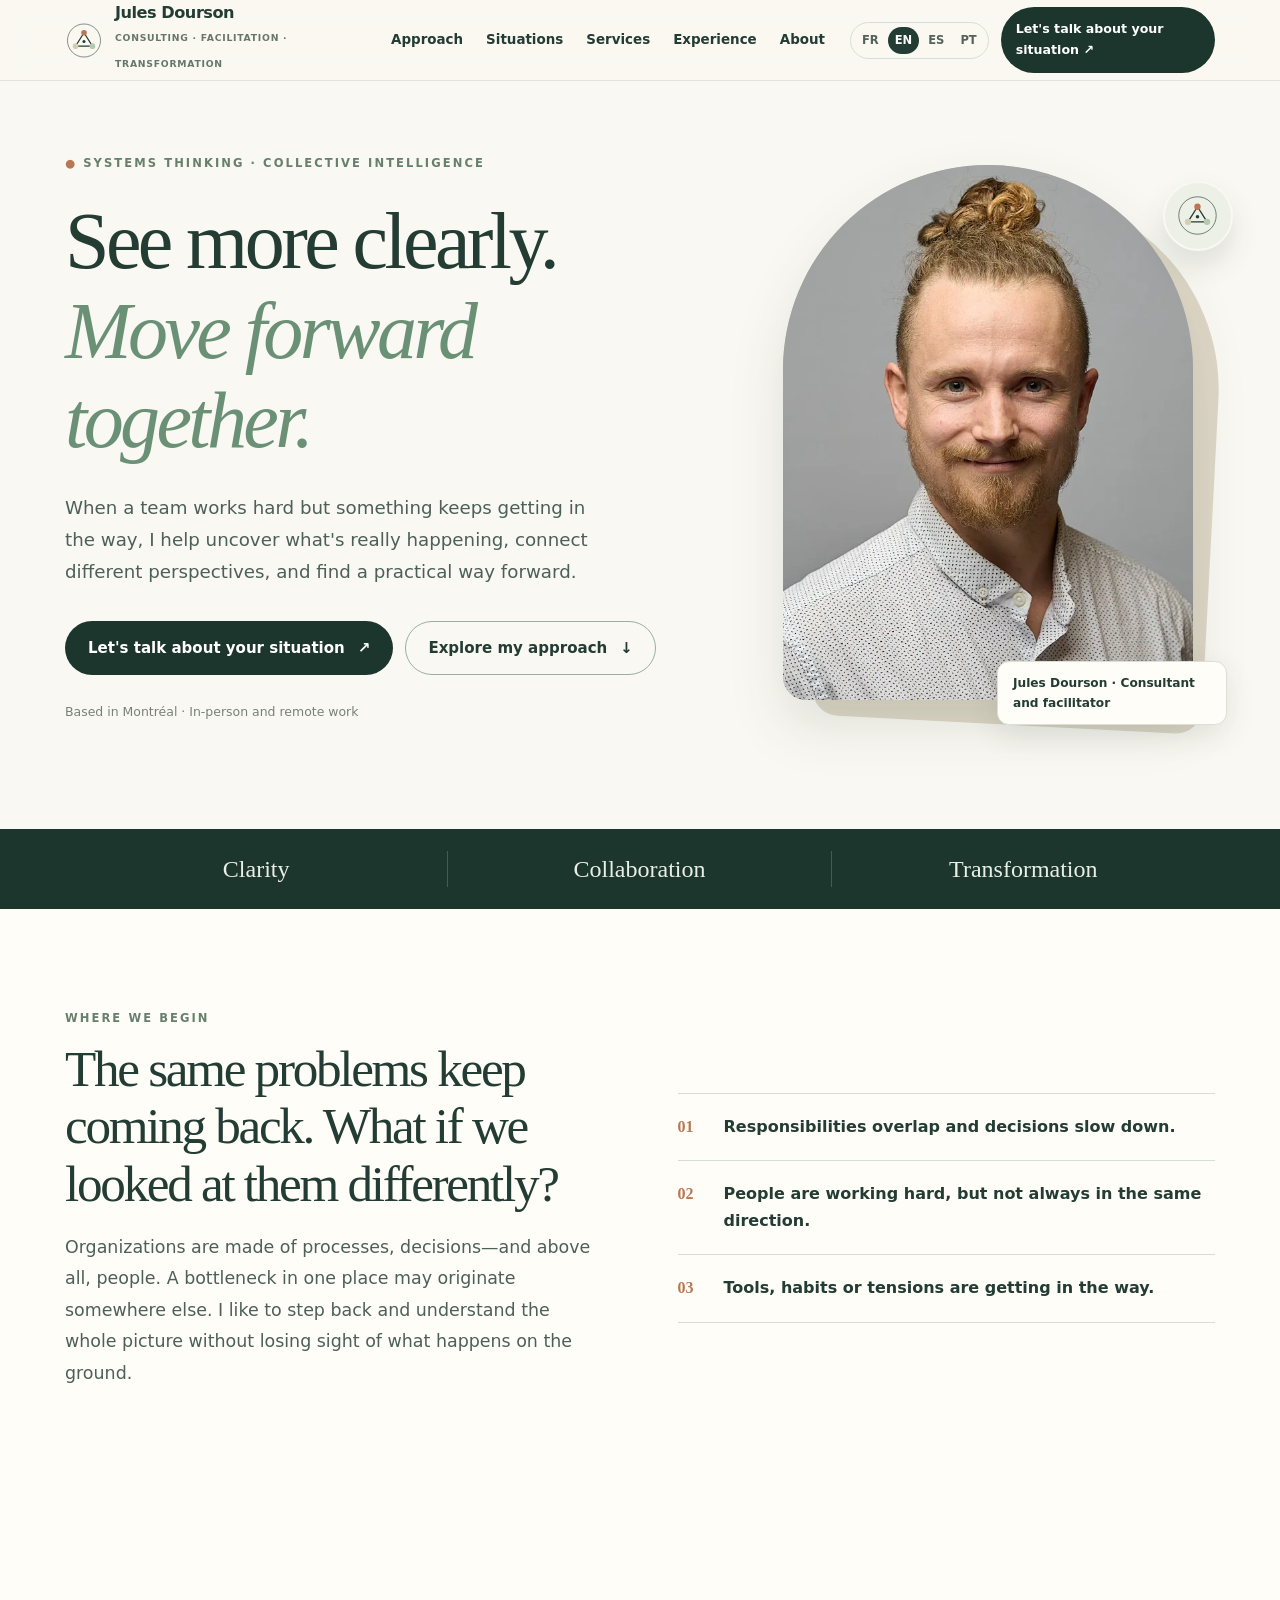
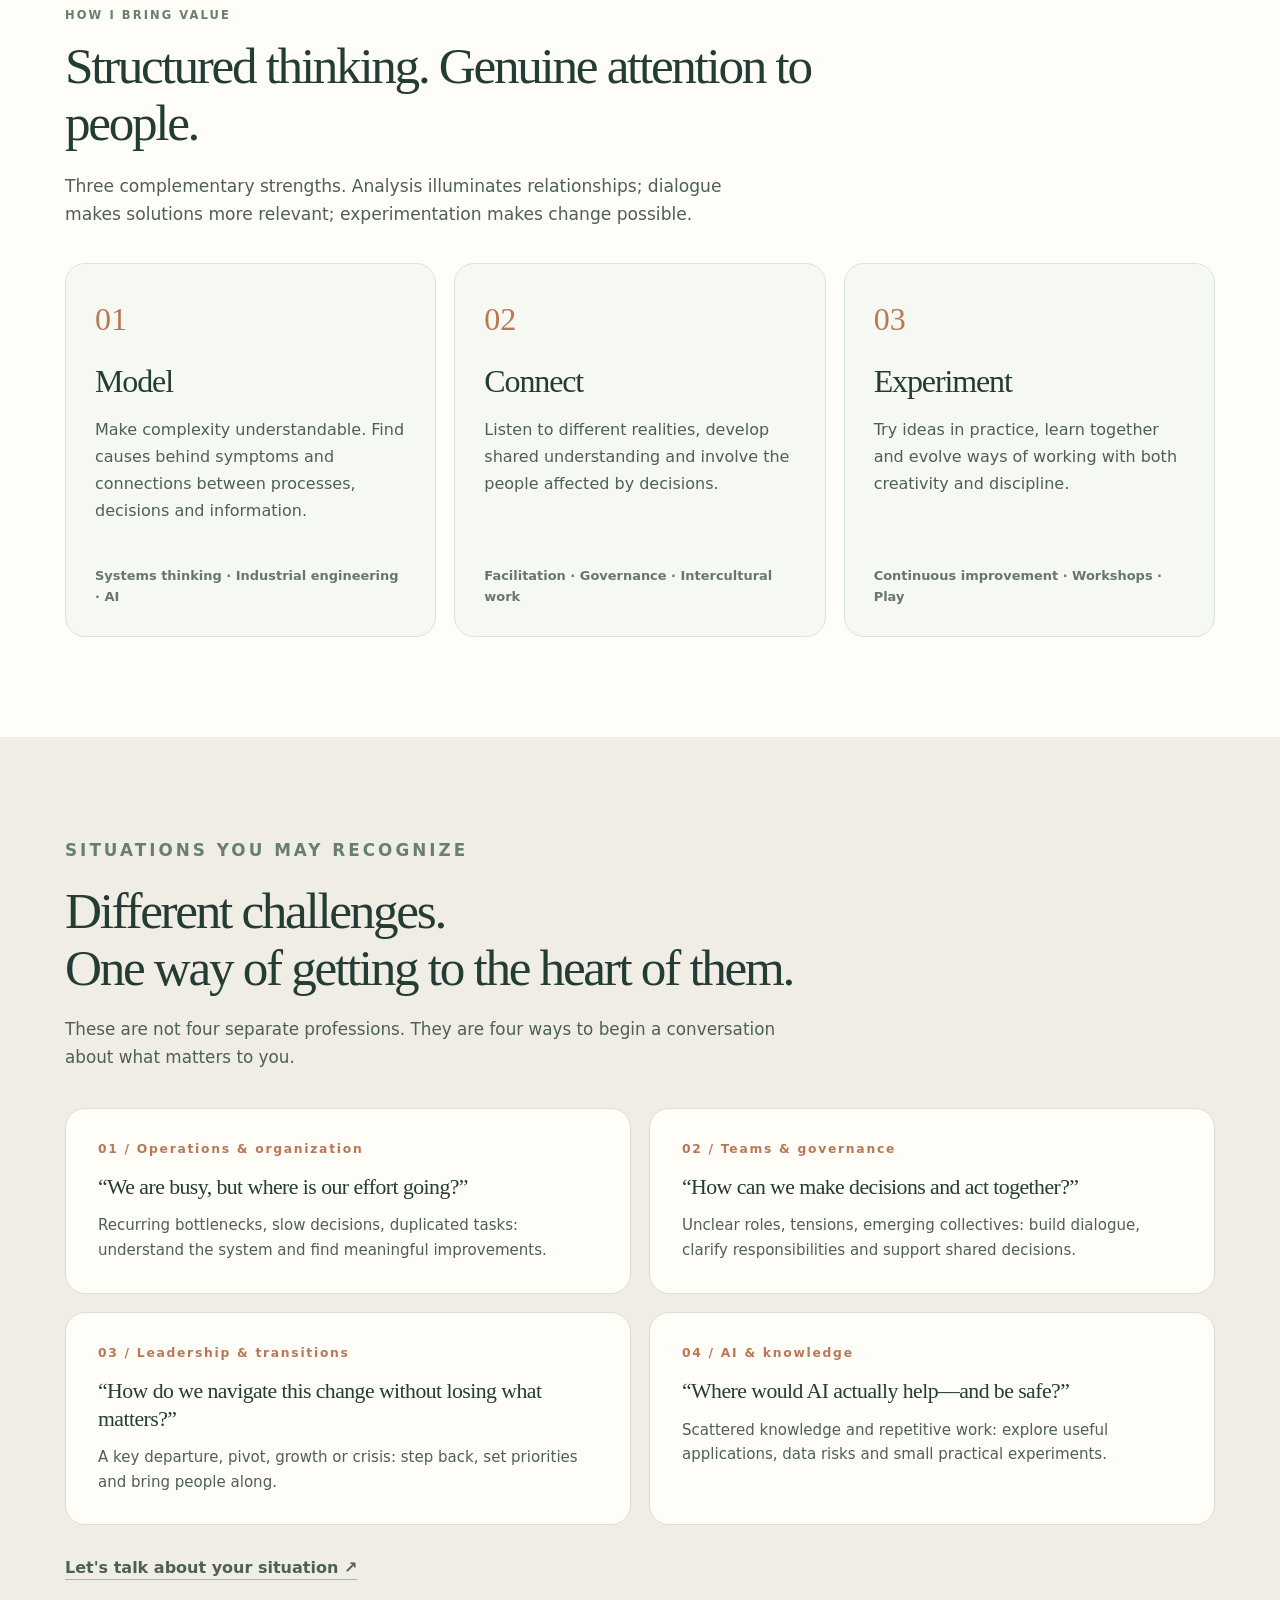
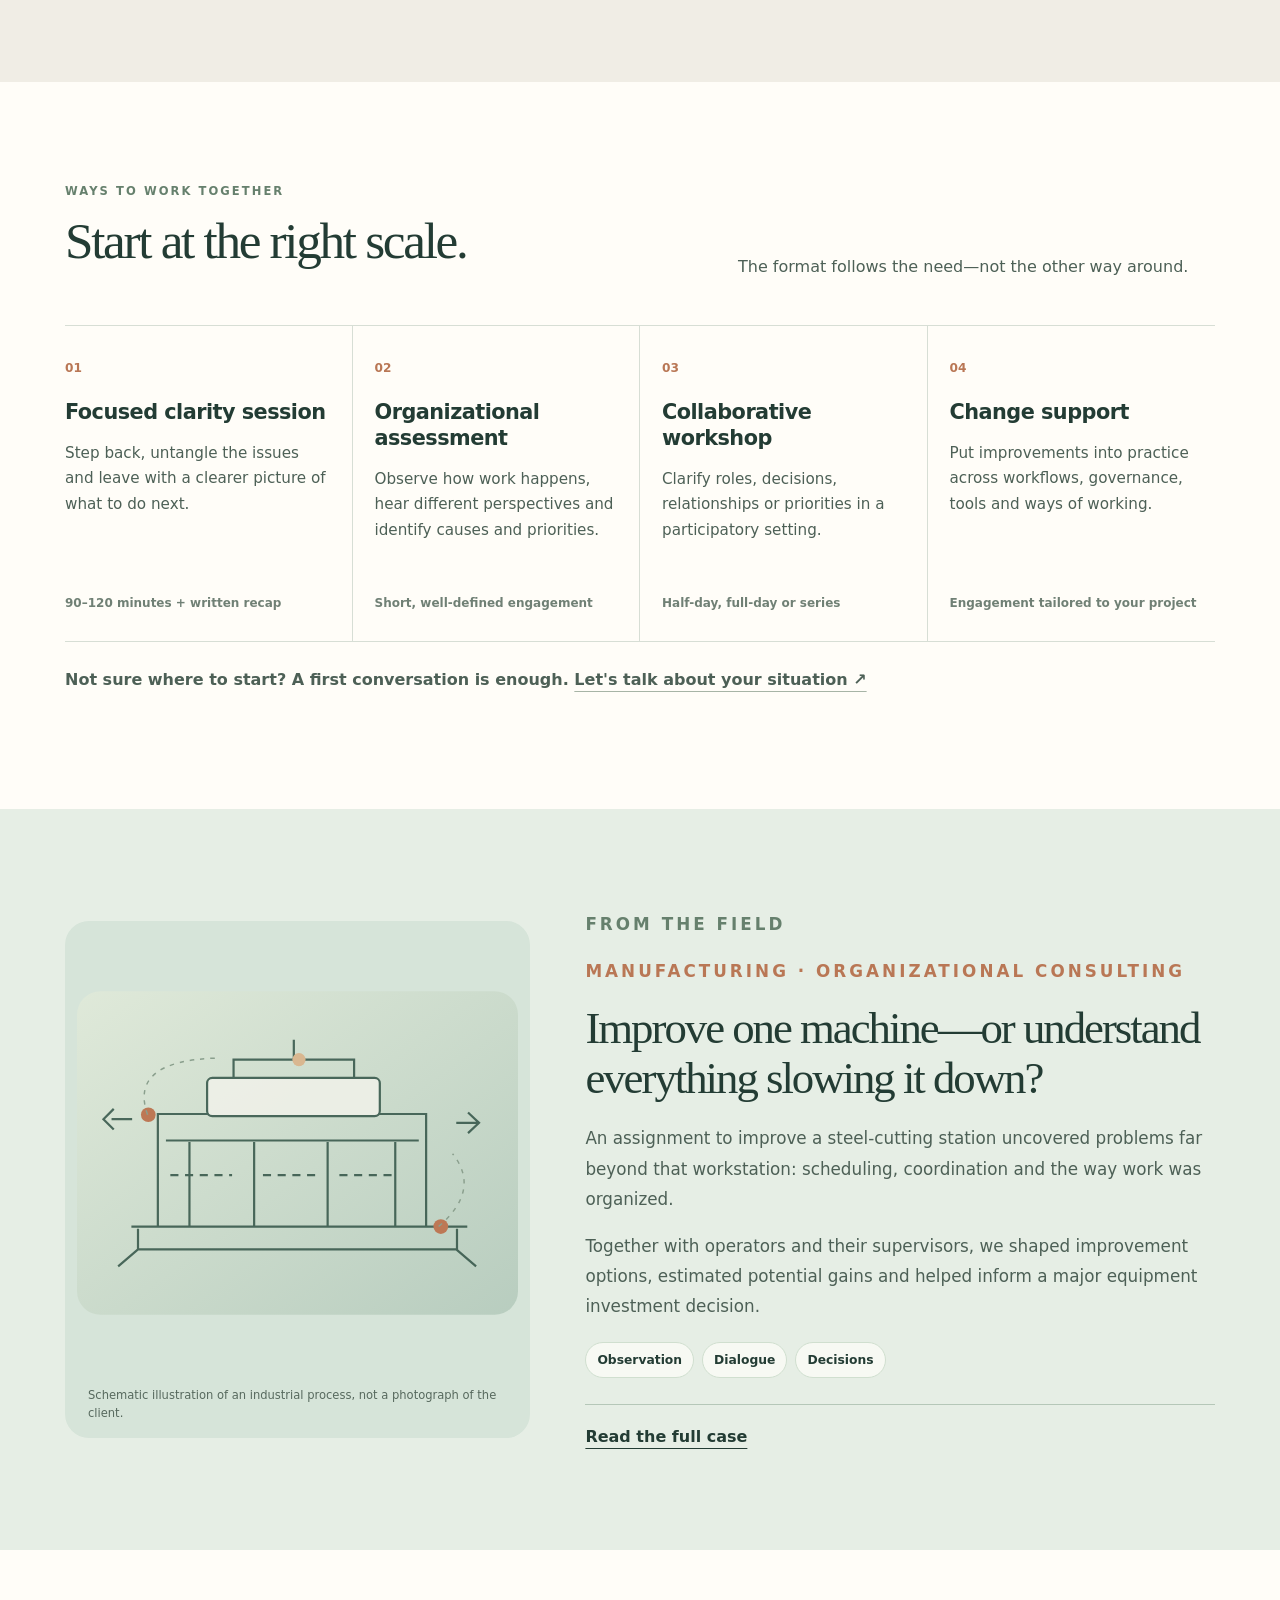
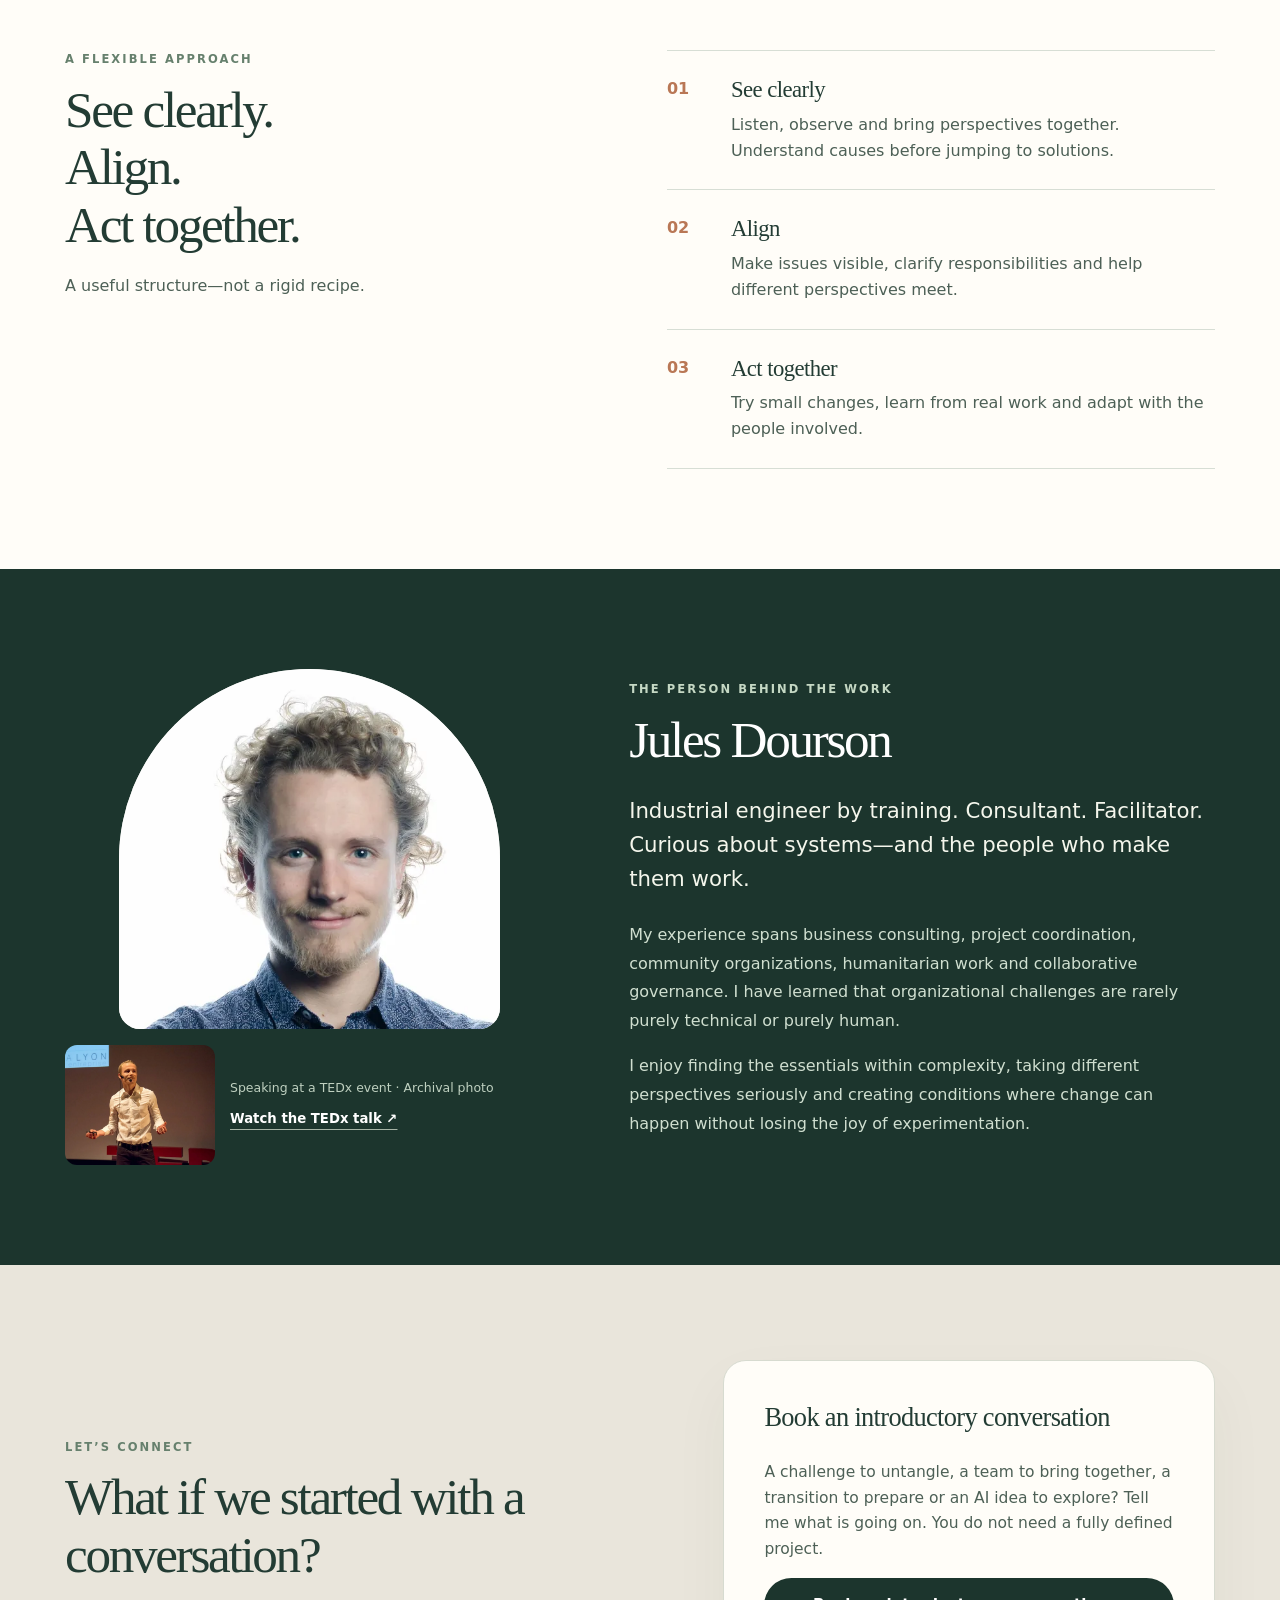
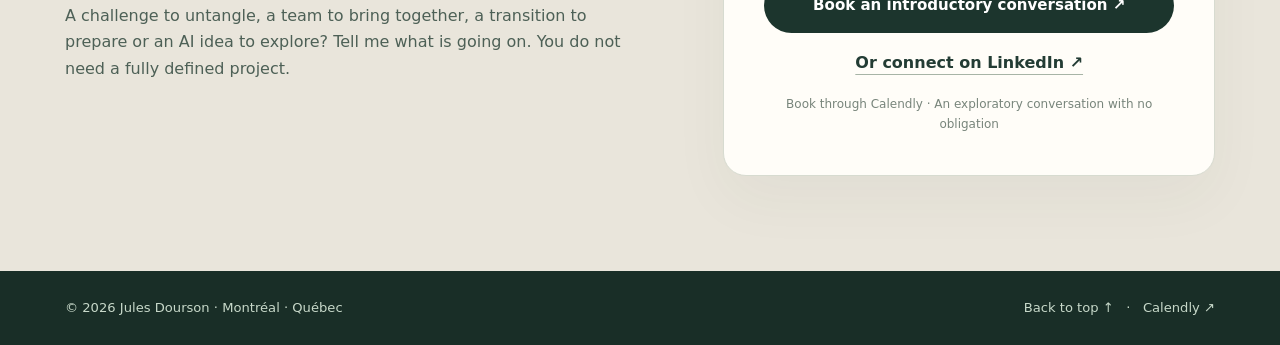
<file: index.html>
<!doctype html><html lang="fr"><head><meta charset="utf-8"><meta name="viewport" content="width=device-width,initial-scale=1"><meta name="robots" content="noindex"><title>Jules Dourson</title><script>(function(){var available=['fr','en','es','pt'];var pref='';try{pref=localStorage.getItem('jd-language')||''}catch(e){}if(!available.includes(pref)){var langs=navigator.languages||[navigator.language||'fr'];pref=langs.map(x=>x.toLowerCase().split('-')[0]).find(x=>available.includes(x))||'fr'}location.replace('./'+pref+'/'+location.search+location.hash)})();</script><noscript><meta http-equiv="refresh" content="0;url=./fr/"></noscript></head><body style="font-family:system-ui;padding:2rem"><h1>Jules Dourson</h1><p>Choisir une langue / Choose a language / Elige un idioma / Escolha um idioma</p><p><a href="./fr/">Français</a> · <a href="./en/">English</a> · <a href="./es/">Español</a> · <a href="./pt/">Português</a></p></body></html>
</file>
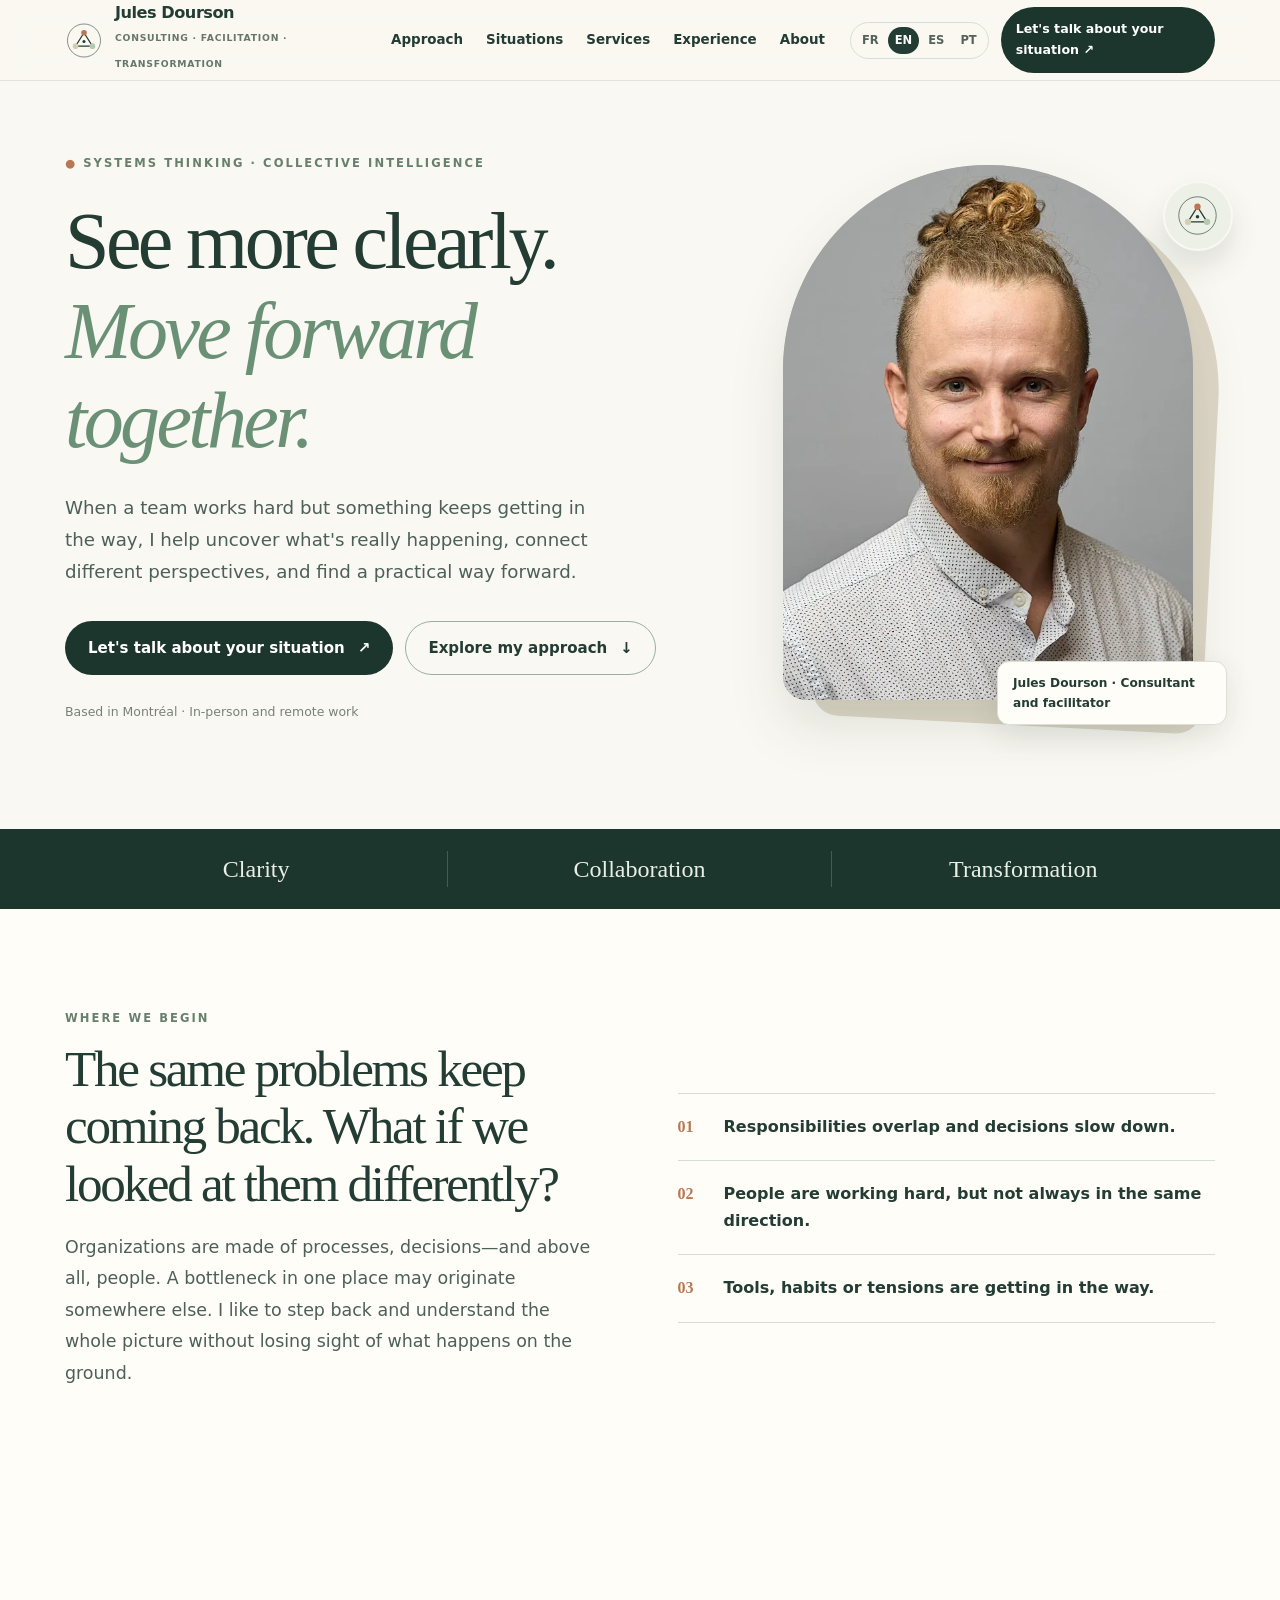
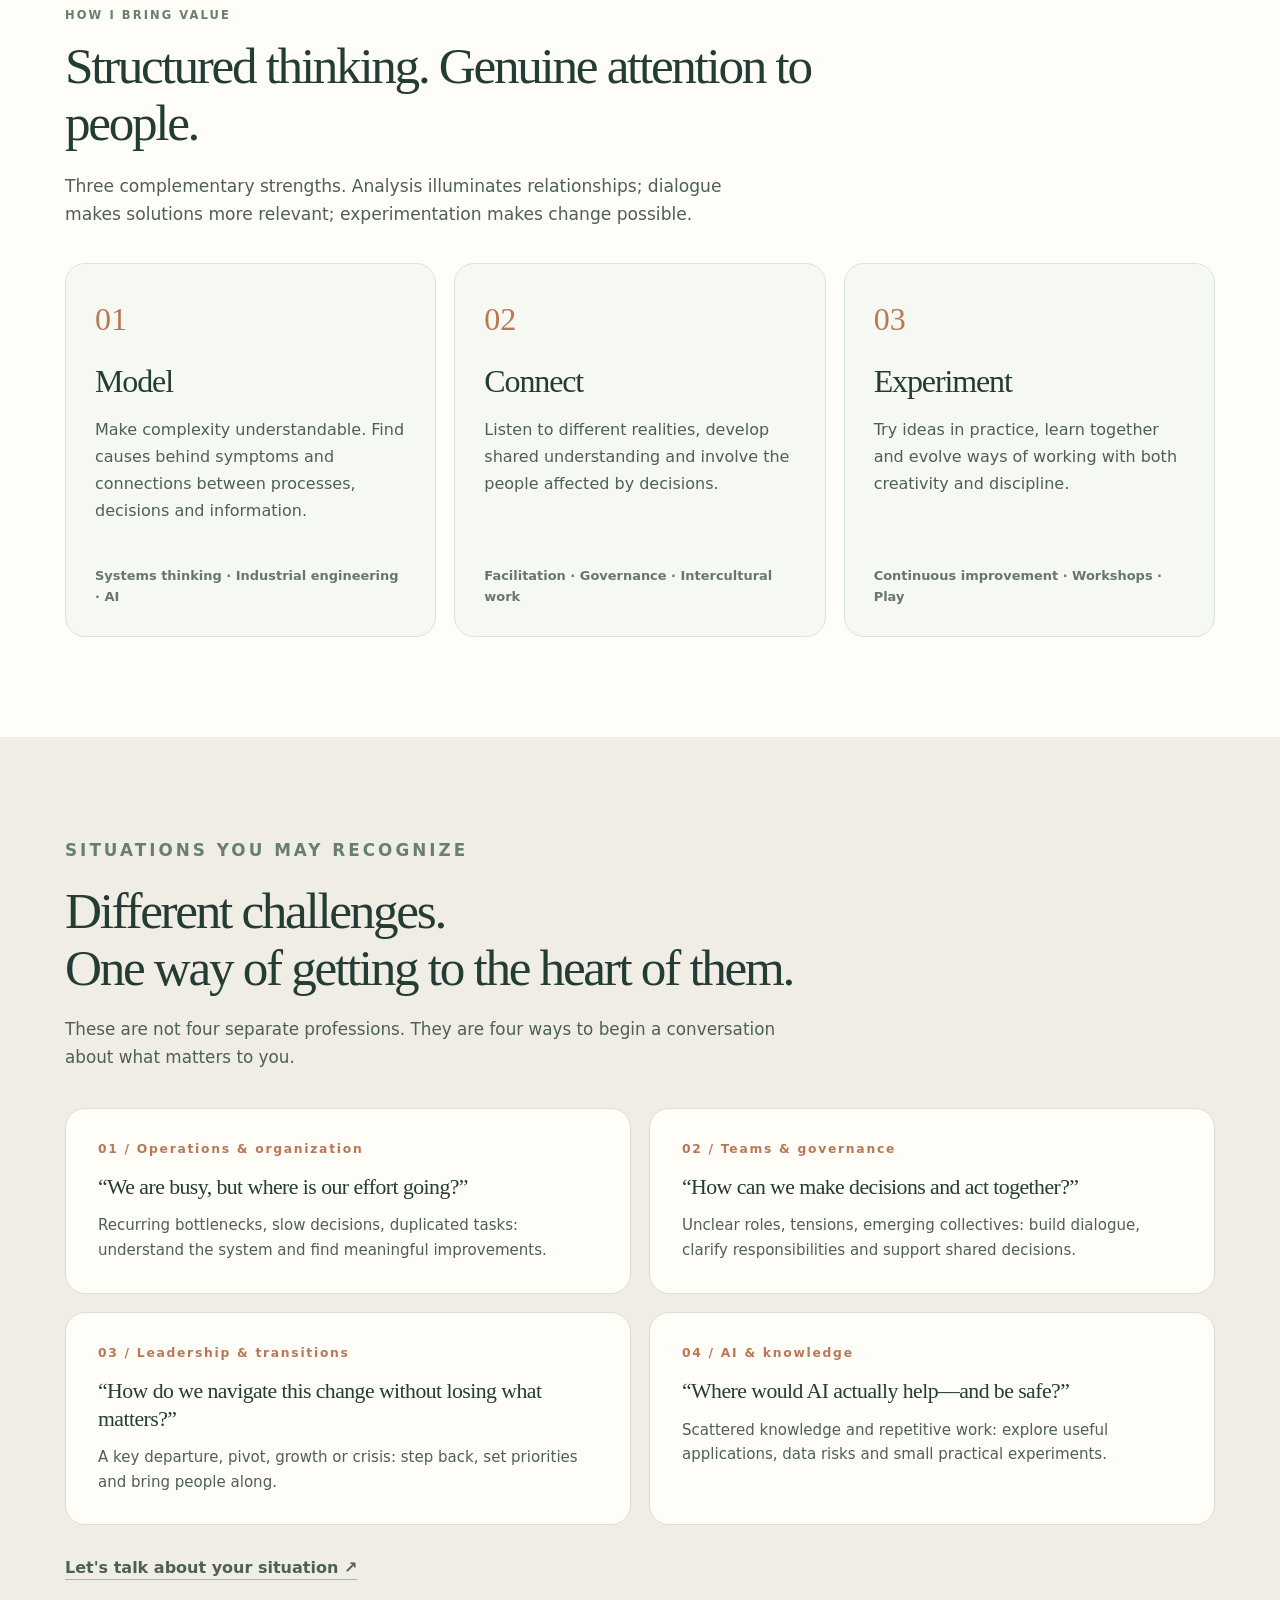
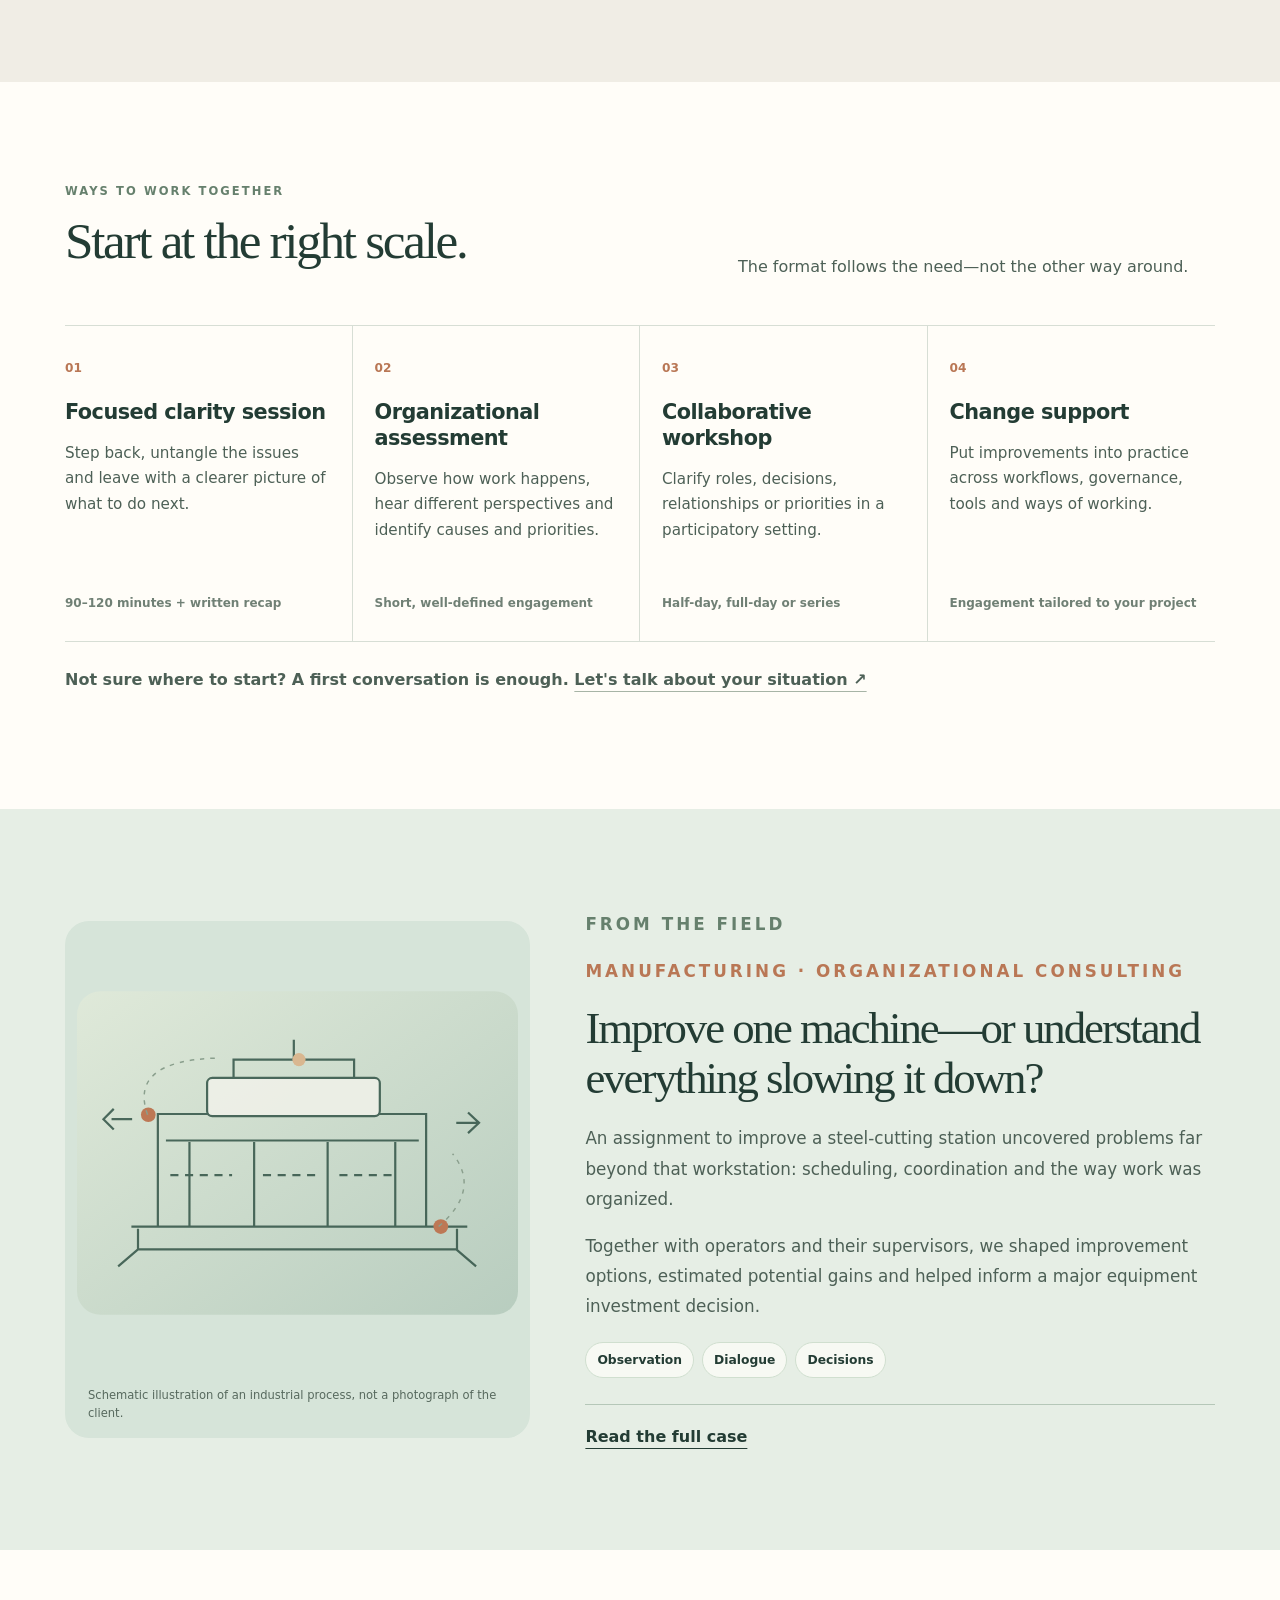
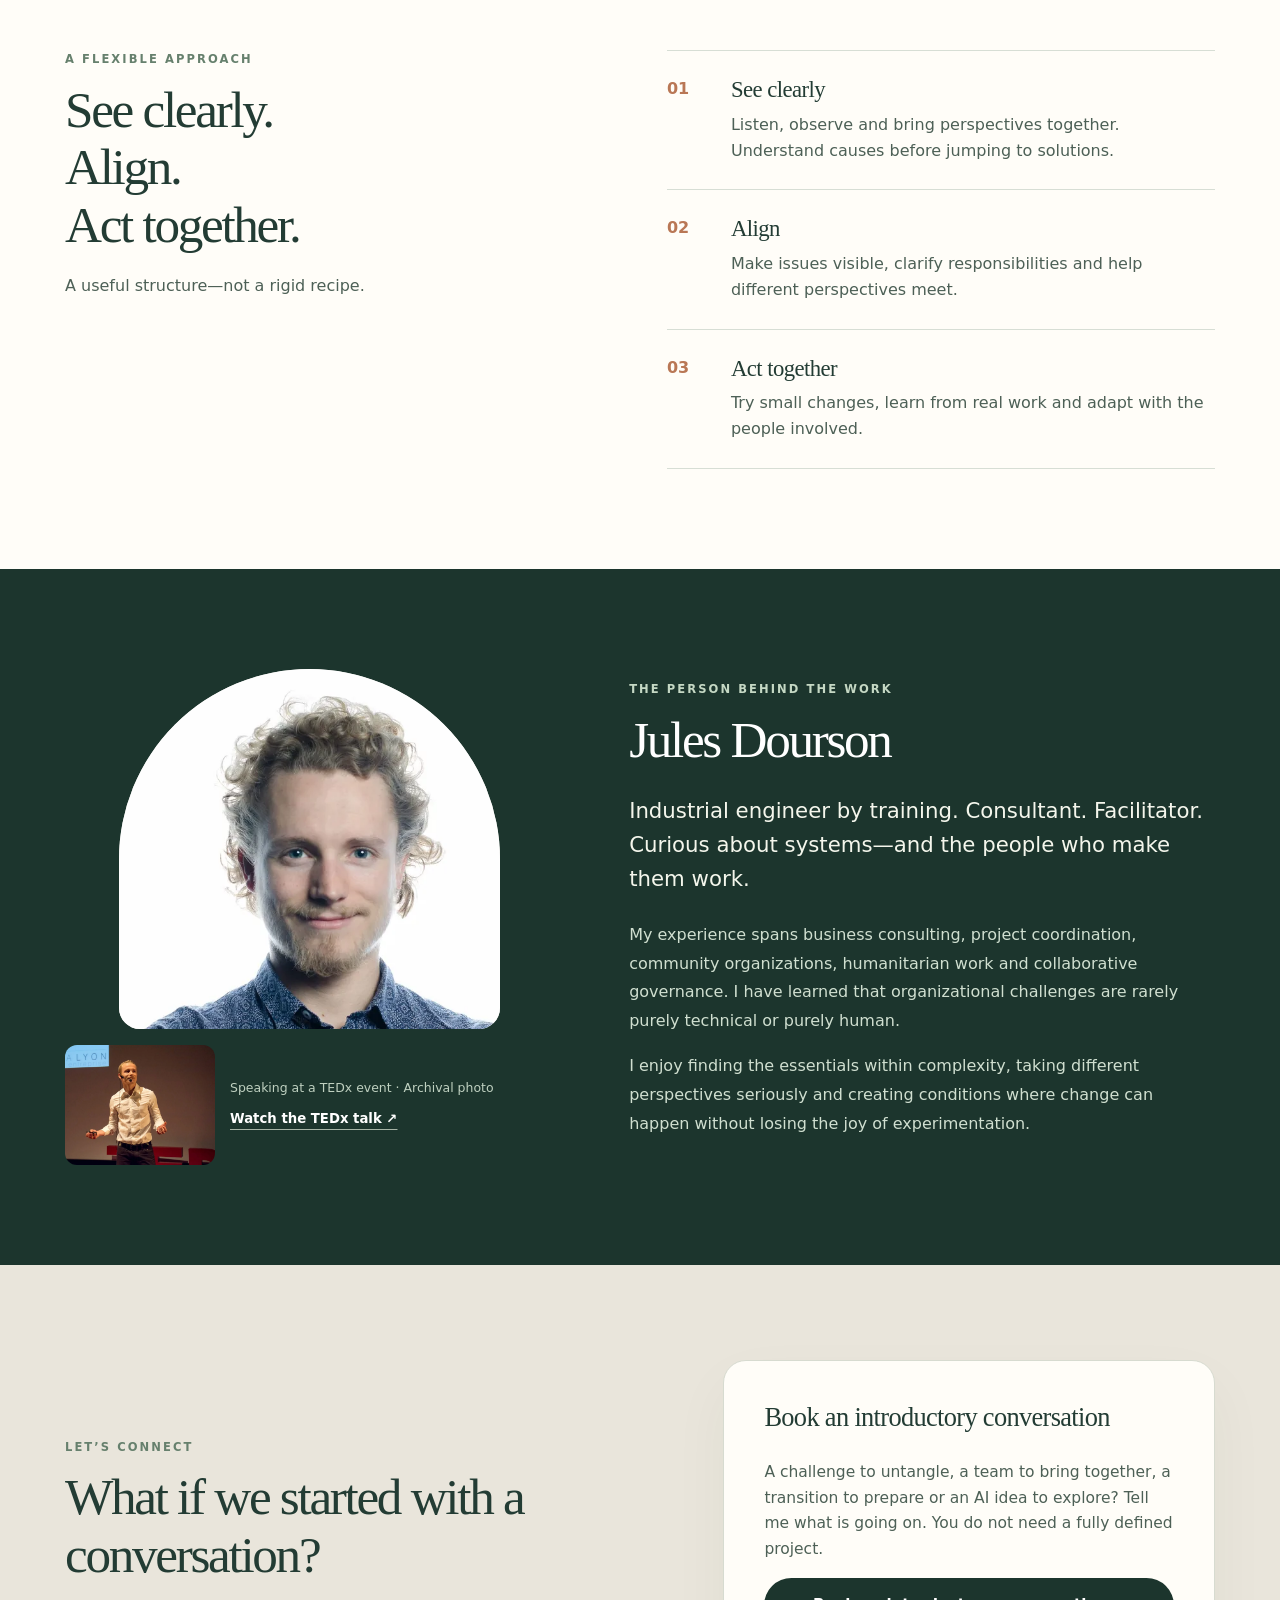
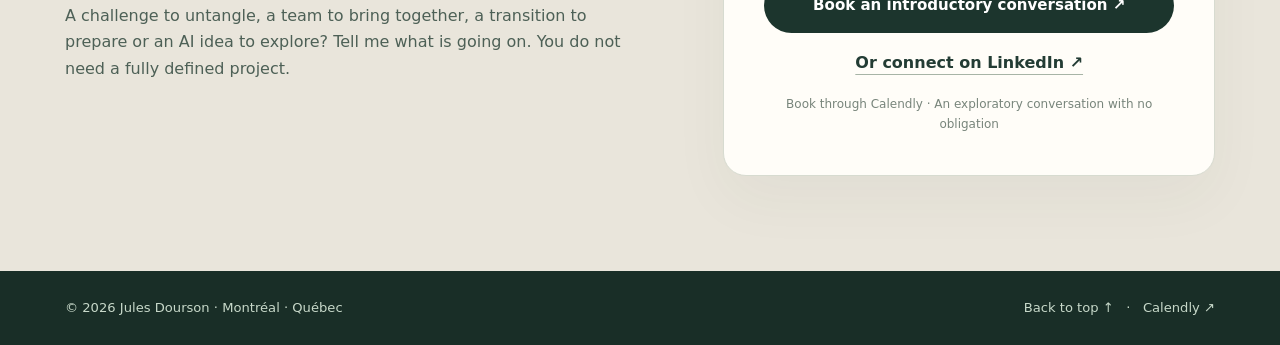
<file: en/index.html>
<!doctype html><html lang="en"><head><meta charset="UTF-8"><meta name="viewport" content="width=device-width, initial-scale=1"><meta name="theme-color" content="#233c34"><meta name="description" content="Organizational consulting and facilitation in Montréal. Clearer systems, better-connected teams, and practical change."><meta property="og:title" content="Jules Dourson — Clarity, collaboration, transformation"><meta property="og:description" content="Organizational consulting and facilitation in Montréal. Clearer systems, better-connected teams, and practical change."><meta property="og:type" content="website"><meta property="og:url" content="https://julesdourson.com/en/"><meta property="og:image" content="https://julesdourson.com/assets/images/jules-portrait.webp"><link rel="canonical" href="https://julesdourson.com/en/"><link rel="alternate" hreflang="fr" href="https://julesdourson.com/fr/"><link rel="alternate" hreflang="en" href="https://julesdourson.com/en/"><link rel="alternate" hreflang="es" href="https://julesdourson.com/es/"><link rel="alternate" hreflang="pt" href="https://julesdourson.com/pt/"><link rel="alternate" hreflang="x-default" href="https://julesdourson.com/"><link rel="icon" type="image/svg+xml" href="../assets/favicon.svg"><link rel="stylesheet" href="../assets/style.css"><title>Jules Dourson — Clarity, collaboration, transformation</title><script src="../assets/site.js" defer></script></head><body id="haut">
<a class="skip" href="#main">Skip to content</a><header class="site-header"><div class="wrap header-row"><a href="#haut" aria-label="Jules Dourson — Home"><div class="identity"><span class="mark"><svg viewBox="0 0 54 54" xmlns="http://www.w3.org/2000/svg" role="img" aria-label="Symbole Jules Dourson"><circle cx="27" cy="27" r="23.5" fill="none" stroke="currentColor" stroke-width="1.2" opacity=".65"/><path d="M15 35 27 16 39 35 M15 35 H39" stroke="currentColor" stroke-width="1.7" stroke-linejoin="round" fill="none"/><circle cx="27" cy="16" r="4" fill="#b97755"/><circle cx="15" cy="35" r="4" fill="#d3cfb4"/><circle cx="39" cy="35" r="4" fill="#b4c9af"/><circle cx="27" cy="28.5" r="2.2" fill="currentColor"/></svg></span><span><span class="identity-name">Jules Dourson</span><span class="identity-tag">CONSULTING · FACILITATION · TRANSFORMATION</span></span></div></a><nav class="navlinks" id="primary-nav" aria-label="Main navigation"><a href="#approche">Approach</a><a href="#situations">Situations</a><a href="#interventions">Services</a><a href="#experience">Experience</a><a href="#apropos">About</a></nav><div class="header-right"><div class="langs" aria-label="Website language"><a data-lang="fr" href="../fr/" hreflang="fr" lang="fr" >FR</a><a data-lang="en" href="../en/" hreflang="en" lang="en" aria-current="page">EN</a><a data-lang="es" href="../es/" hreflang="es" lang="es" >ES</a><a data-lang="pt" href="../pt/" hreflang="pt" lang="pt" >PT</a></div><a class="btn btn-primary nav-contact" href="https://calendly.com/julesdourson" target="_blank" rel="noopener noreferrer">Let&#x27;s talk about your situation ↗</a><button class="menu-toggle" aria-label="Open menu" aria-controls="primary-nav" aria-expanded="false">☰</button></div></div></header>
<main id="main"><section class="hero"><div class="wrap hero-grid"><div class="hero-text"><div class="eyebrow"><span class="dot">●</span> SYSTEMS THINKING · COLLECTIVE INTELLIGENCE</div><h1>See more clearly.<br><em>Move forward together.</em></h1><p class="hero-sub">When a team works hard but something keeps getting in the way, I help uncover what&#x27;s really happening, connect different perspectives, and find a practical way forward.</p><div class="hero-actions"><a class="btn btn-primary" href="https://calendly.com/julesdourson" target="_blank" rel="noopener noreferrer">Let&#x27;s talk about your situation <span aria-hidden="true">↗</span></a><a class="btn btn-secondary" href="#approche">Explore my approach <span aria-hidden="true">↓</span></a></div><p class="hero-note">Based in Montréal · In-person and remote work</p></div><div class="hero-image-wrap"><div class="hero-image-back"></div><div class="hero-image"><img src="../assets/images/jules-portrait.webp" alt="Portrait de Jules Dourson" width="800" height="800" fetchpriority="high"></div><div class="hero-mark" aria-hidden="true"><span class="mark"><svg viewBox="0 0 54 54" xmlns="http://www.w3.org/2000/svg" role="img" aria-label="Symbole Jules Dourson"><circle cx="27" cy="27" r="23.5" fill="none" stroke="currentColor" stroke-width="1.2" opacity=".65"/><path d="M15 35 27 16 39 35 M15 35 H39" stroke="currentColor" stroke-width="1.7" stroke-linejoin="round" fill="none"/><circle cx="27" cy="16" r="4" fill="#b97755"/><circle cx="15" cy="35" r="4" fill="#d3cfb4"/><circle cx="39" cy="35" r="4" fill="#b4c9af"/><circle cx="27" cy="28.5" r="2.2" fill="currentColor"/></svg></span></div><div class="hero-caption">Jules Dourson · Consultant and facilitator</div></div></div></section>
<div class="value-band" aria-label="Clarity · Collaboration · Transformation"><div class="wrap band-grid"><span>Clarity</span><span>Collaboration</span><span>Transformation</span></div></div>
<section class="section white" id="approche"><div class="wrap intro-grid"><div><p class="eyebrow">WHERE WE BEGIN</p><h2>The same problems keep coming back. What if we looked at them differently?</h2><p class="large">Organizations are made of processes, decisions—and above all, people. A bottleneck in one place may originate somewhere else. I like to step back and understand the whole picture without losing sight of what happens on the ground.</p></div><div class="signals"><p><span class="num">01</span><span>Responsibilities overlap and decisions slow down.</span></p><p><span class="num">02</span><span>People are working hard, but not always in the same direction.</span></p><p><span class="num">03</span><span>Tools, habits or tensions are getting in the way.</span></p></div></div></section>
<section class="section white"><div class="wrap"><div class="strength-intro"><p class="eyebrow">HOW I BRING VALUE</p><h2>Structured thinking. Genuine attention to people.</h2><p>Three complementary strengths. Analysis illuminates relationships; dialogue makes solutions more relevant; experimentation makes change possible.</p></div><div class="strength-grid"><article class="strength-card"><span class="n">01</span><h3>Model</h3><p>Make complexity understandable. Find causes behind symptoms and connections between processes, decisions and information.</p><div class="tags">Systems thinking · Industrial engineering · AI</div></article><article class="strength-card"><span class="n">02</span><h3>Connect</h3><p>Listen to different realities, develop shared understanding and involve the people affected by decisions.</p><div class="tags">Facilitation · Governance · Intercultural work</div></article><article class="strength-card"><span class="n">03</span><h3>Experiment</h3><p>Try ideas in practice, learn together and evolve ways of working with both creativity and discipline.</p><div class="tags">Continuous improvement · Workshops · Play</div></article></div></div></section>
<section class="section cream" id="situations"><div class="wrap"><div class="scen-intro"><p class="eyebrow">SITUATIONS YOU MAY RECOGNIZE</p><h2>Different challenges.<br>One way of getting to the heart of them.</h2><p>These are not four separate professions. They are four ways to begin a conversation about what matters to you.</p></div><div class="scenario-grid"><article class="scenario-card"><div class="serial">01 / Operations &amp; organization</div><h3>“We are busy, but where is our effort going?”</h3><p>Recurring bottlenecks, slow decisions, duplicated tasks: understand the system and find meaningful improvements.</p></article><article class="scenario-card"><div class="serial">02 / Teams &amp; governance</div><h3>“How can we make decisions and act together?”</h3><p>Unclear roles, tensions, emerging collectives: build dialogue, clarify responsibilities and support shared decisions.</p></article><article class="scenario-card"><div class="serial">03 / Leadership &amp; transitions</div><h3>“How do we navigate this change without losing what matters?”</h3><p>A key departure, pivot, growth or crisis: step back, set priorities and bring people along.</p></article><article class="scenario-card"><div class="serial">04 / AI &amp; knowledge</div><h3>“Where would AI actually help—and be safe?”</h3><p>Scattered knowledge and repetitive work: explore useful applications, data risks and small practical experiments.</p></article></div><p class="scen-footer"><a href="https://calendly.com/julesdourson" target="_blank" rel="noopener noreferrer" class="link">Let&#x27;s talk about your situation ↗</a></p></div></section>
<section class="section white" id="interventions"><div class="wrap"><div class="section-top"><div><p class="eyebrow">WAYS TO WORK TOGETHER</p><h2>Start at the right scale.</h2></div><p>The format follows the need—not the other way around.</p></div><div class="offers-grid"><article class="offer"><span class="serial">01</span><h3>Focused clarity session</h3><p>Step back, untangle the issues and leave with a clearer picture of what to do next.</p><div class="detail">90–120 minutes + written recap</div></article><article class="offer"><span class="serial">02</span><h3>Organizational assessment</h3><p>Observe how work happens, hear different perspectives and identify causes and priorities.</p><div class="detail">Short, well-defined engagement</div></article><article class="offer"><span class="serial">03</span><h3>Collaborative workshop</h3><p>Clarify roles, decisions, relationships or priorities in a participatory setting.</p><div class="detail">Half-day, full-day or series</div></article><article class="offer"><span class="serial">04</span><h3>Change support</h3><p>Put improvements into practice across workflows, governance, tools and ways of working.</p><div class="detail">Engagement tailored to your project</div></article></div><p class="off-bottom">Not sure where to start? A first conversation is enough. <a class="link" href="https://calendly.com/julesdourson" target="_blank" rel="noopener noreferrer">Let&#x27;s talk about your situation ↗</a></p></div></section>
<section class="section case-section" id="experience"><div class="wrap case-grid"><div class="case-image"><img src="../assets/industrie-schema.svg" width="600" height="440" loading="lazy" alt="Schematic illustration of an industrial process, not a photograph of the client."><div class="photo-label">Schematic illustration of an industrial process, not a photograph of the client.</div></div><div class="case-content"><p class="eyebrow">FROM THE FIELD</p><p class="eyebrow dot">MANUFACTURING · ORGANIZATIONAL CONSULTING</p><h2>Improve one machine—or understand everything slowing it down?</h2><p>An assignment to improve a steel-cutting station uncovered problems far beyond that workstation: scheduling, coordination and the way work was organized.</p><p>Together with operators and their supervisors, we shaped improvement options, estimated potential gains and helped inform a major equipment investment decision.</p><div class="case-tags"><span>Observation</span><span>Dialogue</span><span>Decisions</span></div><details class="case-details"><summary>Read the full case</summary><div class="details-body"><p>I was asked to improve the performance of a steel-cutting table. I began by observing the work, following production flows and listening to the operators.</p><p>It soon became clear that some problems originated elsewhere: upstream scheduling, coordination, work organization and ergonomic constraints.</p><p>We brought operators and supervisors together to explore the causes and develop possible improvements.</p><p>The process documented and quantified several potential gains. It also helped substantiate a decision to invest in a new cutting table—an expensive piece of equipment whose benefits needed to be assessed.</p><p>Beyond the technical work, I particularly remember how people participated and the positive feedback received after my assignment.</p><p><strong>Improving an organization means understanding how people, processes and decisions interact—and helping them work better together.</strong></p><p class="note">The gains were estimates. I did not oversee implementation or verify the results after my assignment ended.</p></div></details></div></div></section>
<section class="section white"><div class="wrap method-grid"><div><p class="eyebrow">A FLEXIBLE APPROACH</p><h2>See clearly.<br>Align.<br>Act together.</h2><p>A useful structure—not a rigid recipe.</p></div><div class="method-list"><div class="method-item"><span class="serial">01</span><div><h3>See clearly</h3><p>Listen, observe and bring perspectives together. Understand causes before jumping to solutions.</p></div></div><div class="method-item"><span class="serial">02</span><div><h3>Align</h3><p>Make issues visible, clarify responsibilities and help different perspectives meet.</p></div></div><div class="method-item"><span class="serial">03</span><div><h3>Act together</h3><p>Try small changes, learn from real work and adapt with the people involved.</p></div></div></div></div></section>
<section class="section about" id="apropos"><div class="wrap about-grid"><div class="about-photos"><div class="casual"><img src="../assets/images/jules-naturel.webp" loading="lazy" width="850" height="562" alt="Second portrait de Jules Dourson"></div><div class="ted"><img src="../assets/images/jules-tedx.webp" loading="lazy" width="1100" height="988" alt="Jules Dourson en conférence TEDx"><div><p>Speaking at a TEDx event · Archival photo</p><a href="https://youtu.be/UV1_xdoOU0Y" target="_blank" rel="noopener noreferrer" class="link">Watch the TEDx talk ↗</a></div></div></div><div class="about-content"><p class="eyebrow light">THE PERSON BEHIND THE WORK</p><h2>Jules Dourson</h2><p class="lead">Industrial engineer by training. Consultant. Facilitator. Curious about systems—and the people who make them work.</p><p>My experience spans business consulting, project coordination, community organizations, humanitarian work and collaborative governance. I have learned that organizational challenges are rarely purely technical or purely human.</p><p>I enjoy finding the essentials within complexity, taking different perspectives seriously and creating conditions where change can happen without losing the joy of experimentation.</p></div></div></section>
<section class="contact" id="contact"><div class="wrap contact-grid"><div><p class="eyebrow">LET’S CONNECT</p><h2>What if we started with a conversation?</h2><p>A challenge to untangle, a team to bring together, a transition to prepare or an AI idea to explore? Tell me what is going on. You do not need a fully defined project.</p></div><div class="contact-panel"><h3>Book an introductory conversation</h3><p>A challenge to untangle, a team to bring together, a transition to prepare or an AI idea to explore? Tell me what is going on. You do not need a fully defined project.</p><a class="btn btn-primary" href="https://calendly.com/julesdourson" target="_blank" rel="noopener noreferrer">Book an introductory conversation ↗</a><a class="link secondary" href="https://www.linkedin.com/in/julesdourson/" target="_blank" rel="noopener noreferrer">Or connect on LinkedIn ↗</a><p class="note">Book through Calendly · An exploratory conversation with no obligation</p></div></div></section></main><footer><div class="wrap footer-row"><span>© <span data-year>2026</span> Jules Dourson · Montréal · Québec</span><span><a href="#haut">Back to top ↑</a> &nbsp; · &nbsp; <a href="https://calendly.com/julesdourson" target="_blank" rel="noopener noreferrer">Calendly ↗</a></span></div></footer></body></html>
</file>
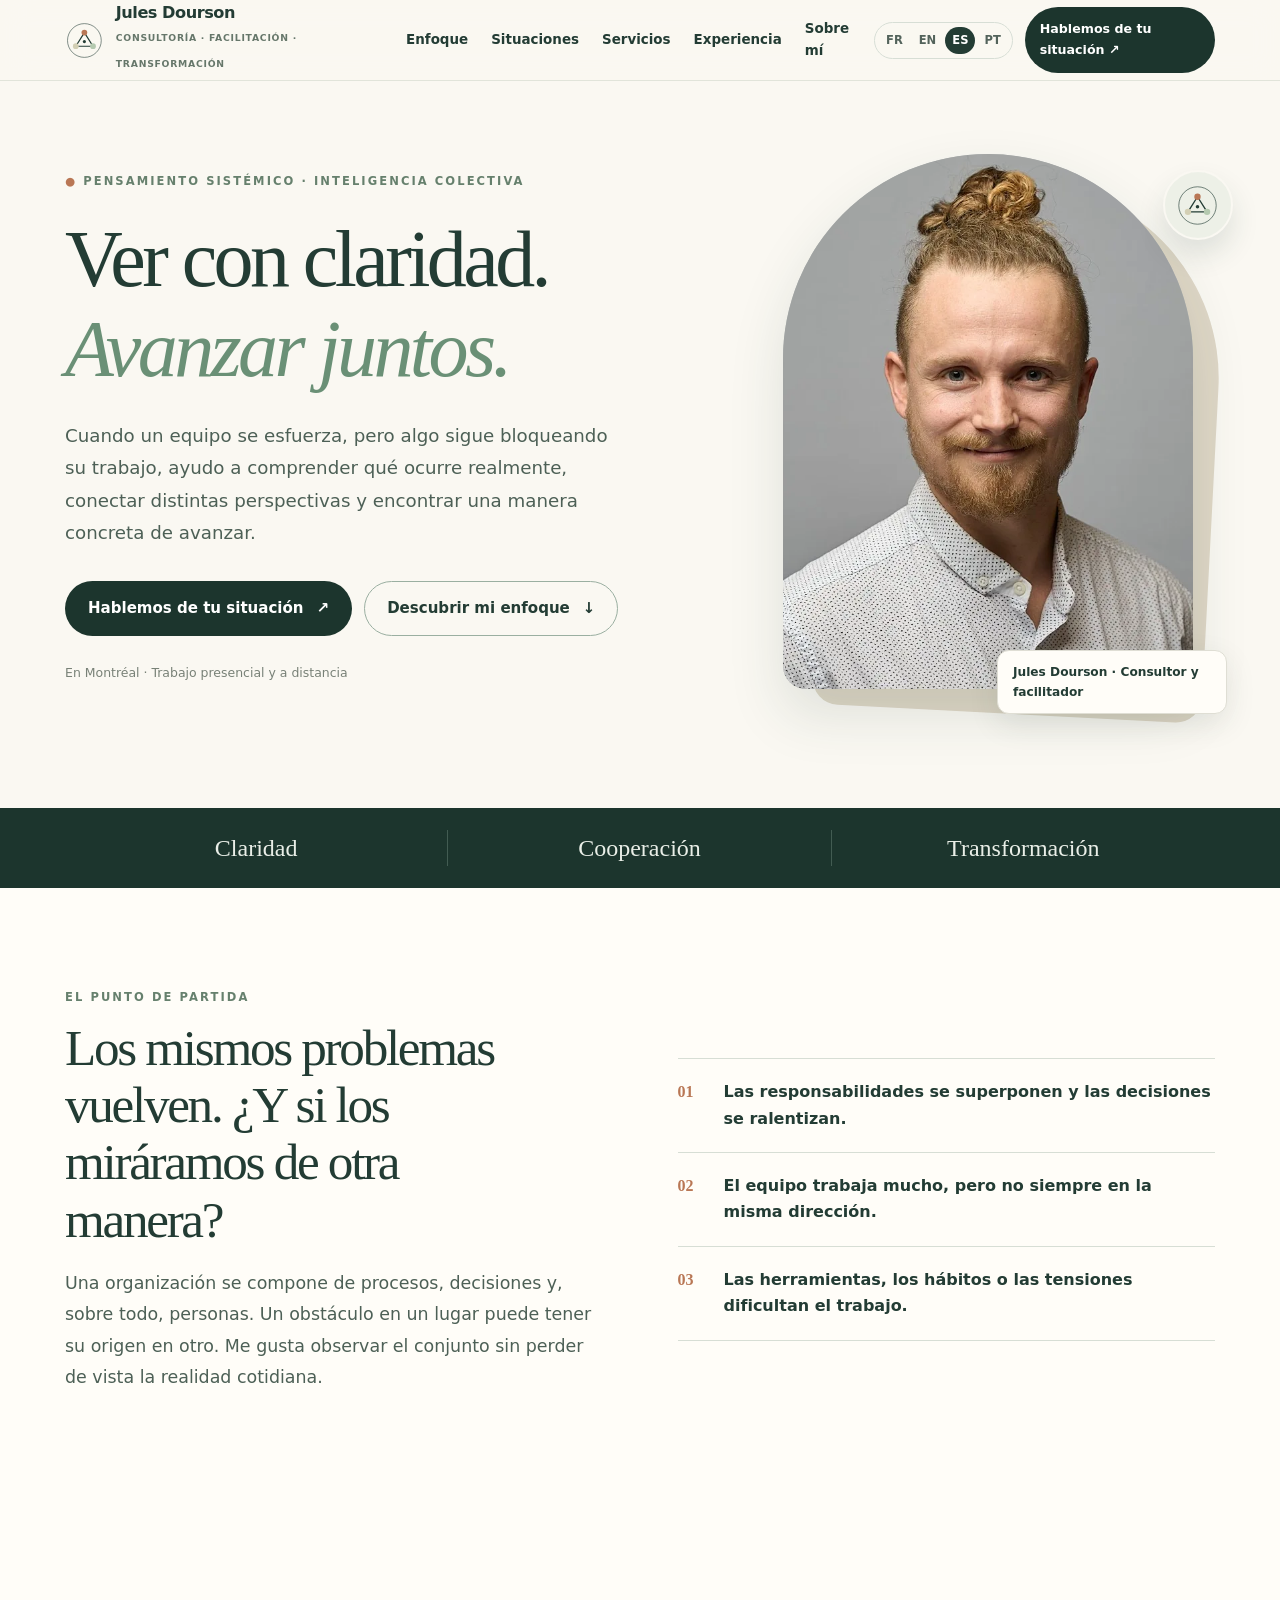
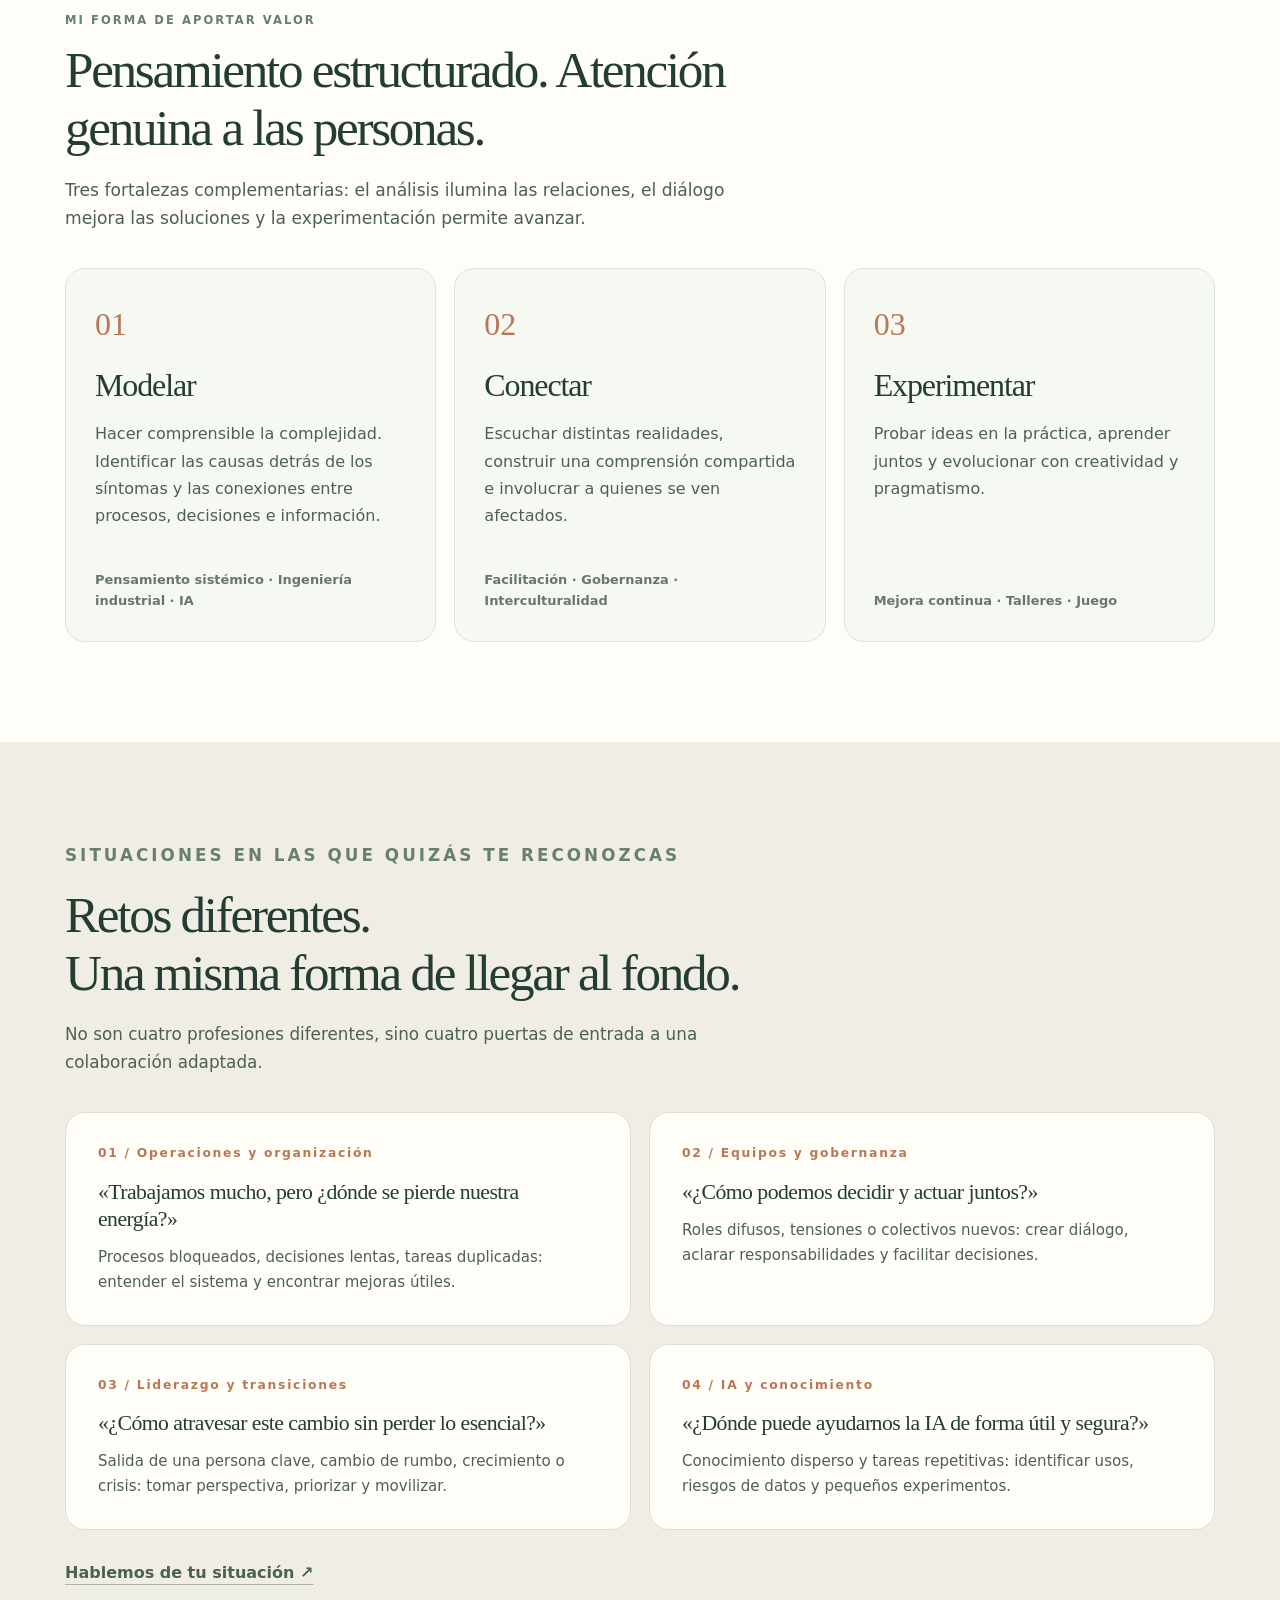
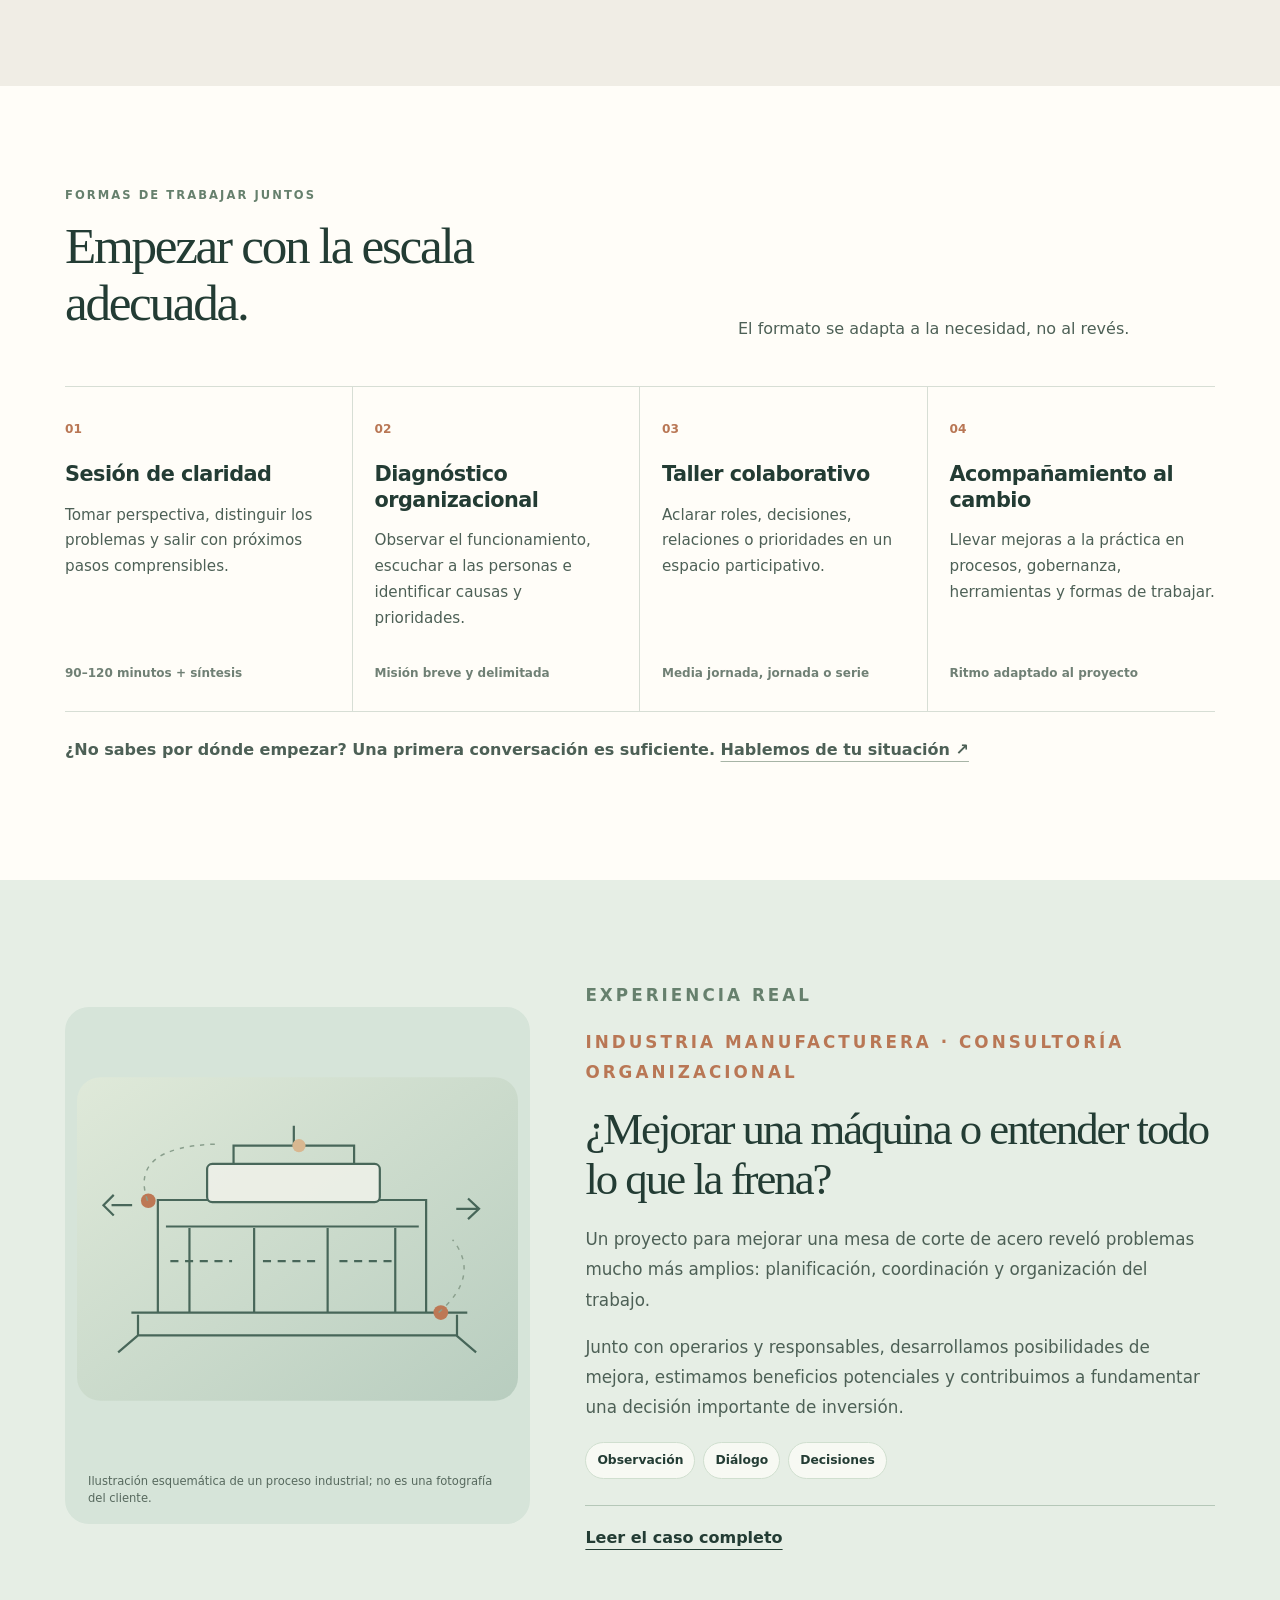
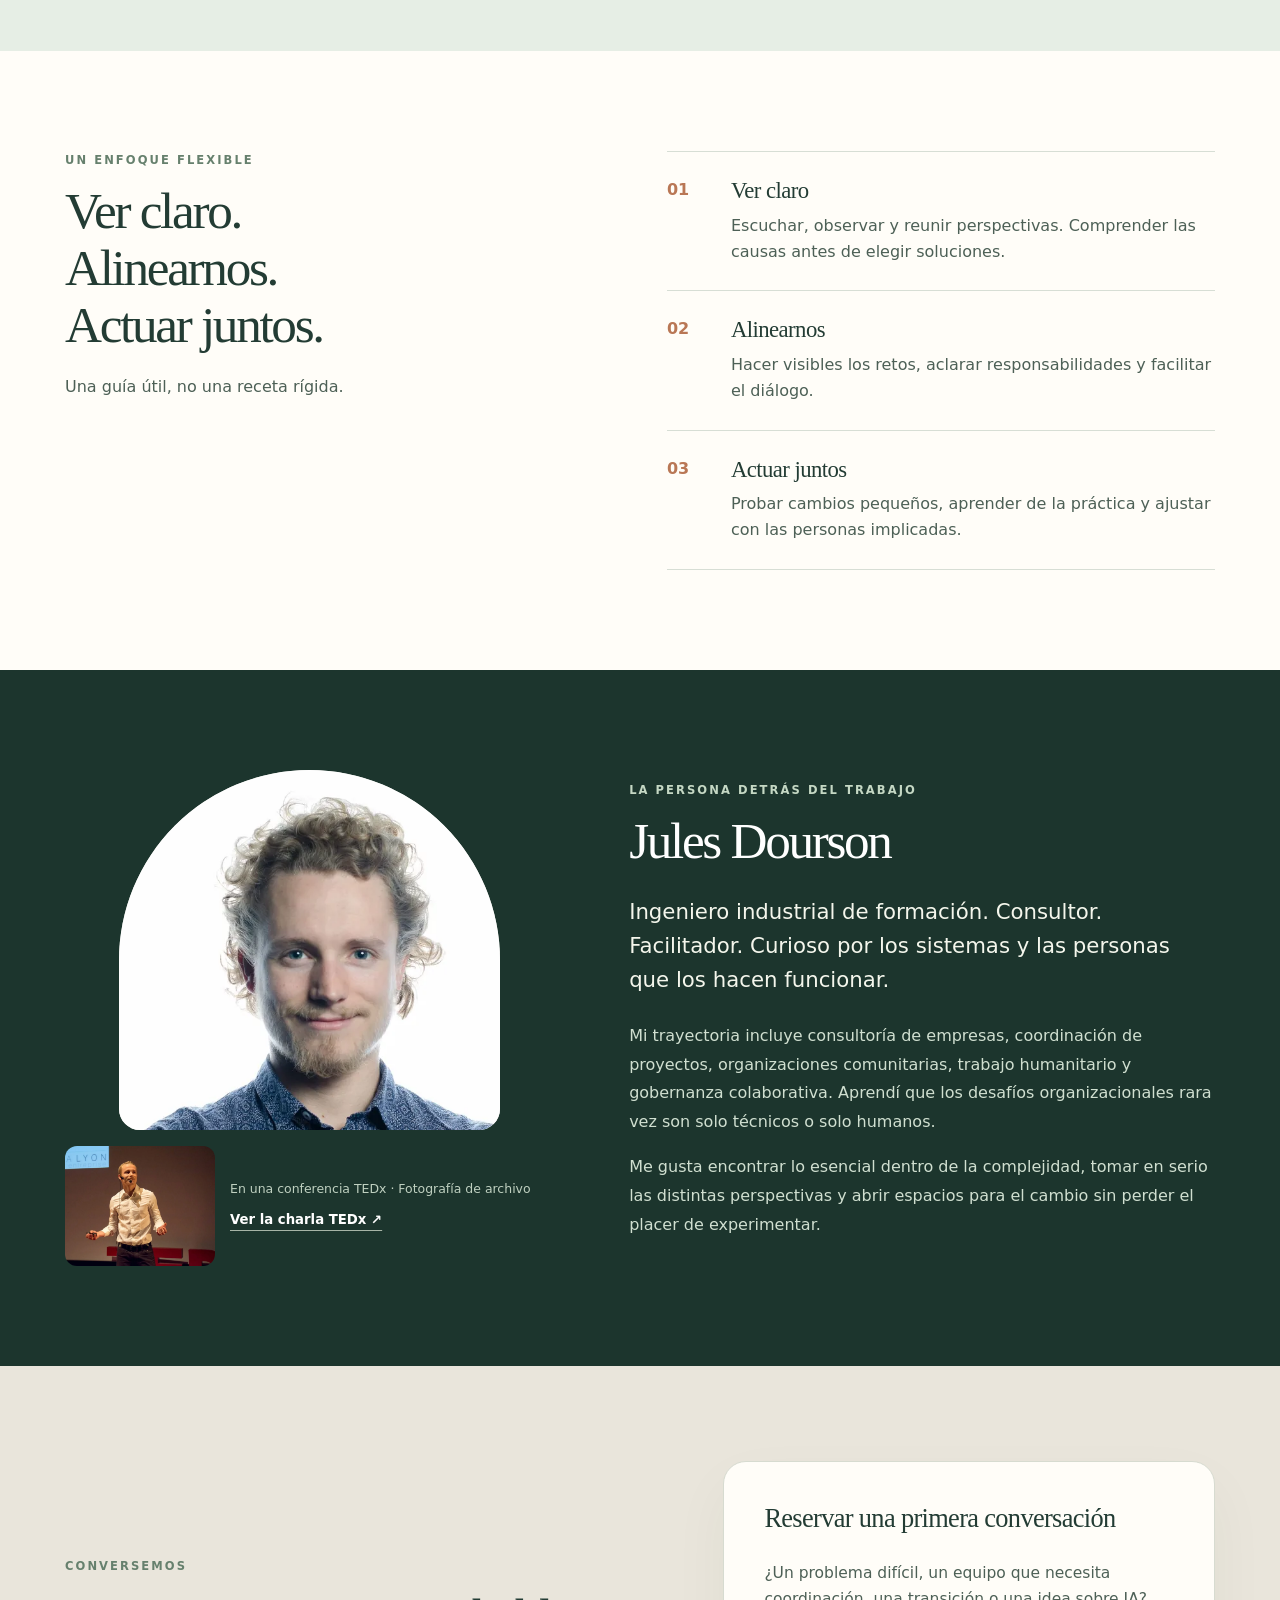
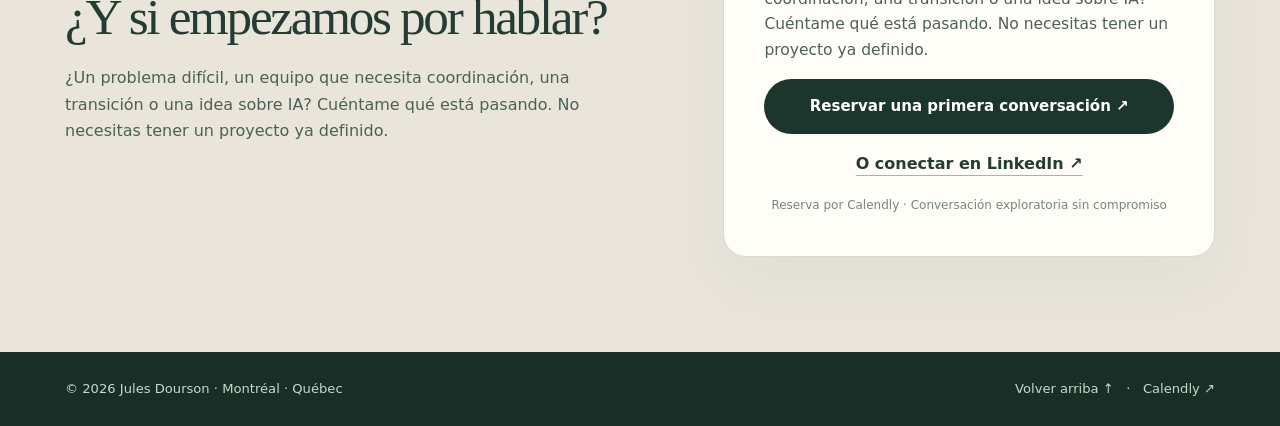
<file: es/index.html>
<!doctype html><html lang="es"><head><meta charset="UTF-8"><meta name="viewport" content="width=device-width, initial-scale=1"><meta name="theme-color" content="#233c34"><meta name="description" content="Consultoría organizacional y facilitación en Montréal. Sistemas más claros, equipos mejor conectados y cambios concretos."><meta property="og:title" content="Jules Dourson — Claridad, cooperación y transformación"><meta property="og:description" content="Consultoría organizacional y facilitación en Montréal. Sistemas más claros, equipos mejor conectados y cambios concretos."><meta property="og:type" content="website"><meta property="og:url" content="https://julesdourson.com/es/"><meta property="og:image" content="https://julesdourson.com/assets/images/jules-portrait.webp"><link rel="canonical" href="https://julesdourson.com/es/"><link rel="alternate" hreflang="fr" href="https://julesdourson.com/fr/"><link rel="alternate" hreflang="en" href="https://julesdourson.com/en/"><link rel="alternate" hreflang="es" href="https://julesdourson.com/es/"><link rel="alternate" hreflang="pt" href="https://julesdourson.com/pt/"><link rel="alternate" hreflang="x-default" href="https://julesdourson.com/"><link rel="icon" type="image/svg+xml" href="../assets/favicon.svg"><link rel="stylesheet" href="../assets/style.css"><title>Jules Dourson — Claridad, cooperación y transformación</title><script src="../assets/site.js" defer></script></head><body id="haut">
<a class="skip" href="#main">Ir al contenido</a><header class="site-header"><div class="wrap header-row"><a href="#haut" aria-label="Jules Dourson — Inicio"><div class="identity"><span class="mark"><svg viewBox="0 0 54 54" xmlns="http://www.w3.org/2000/svg" role="img" aria-label="Symbole Jules Dourson"><circle cx="27" cy="27" r="23.5" fill="none" stroke="currentColor" stroke-width="1.2" opacity=".65"/><path d="M15 35 27 16 39 35 M15 35 H39" stroke="currentColor" stroke-width="1.7" stroke-linejoin="round" fill="none"/><circle cx="27" cy="16" r="4" fill="#b97755"/><circle cx="15" cy="35" r="4" fill="#d3cfb4"/><circle cx="39" cy="35" r="4" fill="#b4c9af"/><circle cx="27" cy="28.5" r="2.2" fill="currentColor"/></svg></span><span><span class="identity-name">Jules Dourson</span><span class="identity-tag">CONSULTORÍA · FACILITACIÓN · TRANSFORMACIÓN</span></span></div></a><nav class="navlinks" id="primary-nav" aria-label="Navegación principal"><a href="#approche">Enfoque</a><a href="#situations">Situaciones</a><a href="#interventions">Servicios</a><a href="#experience">Experiencia</a><a href="#apropos">Sobre mí</a></nav><div class="header-right"><div class="langs" aria-label="Idioma del sitio"><a data-lang="fr" href="../fr/" hreflang="fr" lang="fr" >FR</a><a data-lang="en" href="../en/" hreflang="en" lang="en" >EN</a><a data-lang="es" href="../es/" hreflang="es" lang="es" aria-current="page">ES</a><a data-lang="pt" href="../pt/" hreflang="pt" lang="pt" >PT</a></div><a class="btn btn-primary nav-contact" href="https://calendly.com/julesdourson" target="_blank" rel="noopener noreferrer">Hablemos de tu situación ↗</a><button class="menu-toggle" aria-label="Abrir el menú" aria-controls="primary-nav" aria-expanded="false">☰</button></div></div></header>
<main id="main"><section class="hero"><div class="wrap hero-grid"><div class="hero-text"><div class="eyebrow"><span class="dot">●</span> PENSAMIENTO SISTÉMICO · INTELIGENCIA COLECTIVA</div><h1>Ver con claridad.<br><em>Avanzar juntos.</em></h1><p class="hero-sub">Cuando un equipo se esfuerza, pero algo sigue bloqueando su trabajo, ayudo a comprender qué ocurre realmente, conectar distintas perspectivas y encontrar una manera concreta de avanzar.</p><div class="hero-actions"><a class="btn btn-primary" href="https://calendly.com/julesdourson" target="_blank" rel="noopener noreferrer">Hablemos de tu situación <span aria-hidden="true">↗</span></a><a class="btn btn-secondary" href="#approche">Descubrir mi enfoque <span aria-hidden="true">↓</span></a></div><p class="hero-note">En Montréal · Trabajo presencial y a distancia</p></div><div class="hero-image-wrap"><div class="hero-image-back"></div><div class="hero-image"><img src="../assets/images/jules-portrait.webp" alt="Portrait de Jules Dourson" width="800" height="800" fetchpriority="high"></div><div class="hero-mark" aria-hidden="true"><span class="mark"><svg viewBox="0 0 54 54" xmlns="http://www.w3.org/2000/svg" role="img" aria-label="Symbole Jules Dourson"><circle cx="27" cy="27" r="23.5" fill="none" stroke="currentColor" stroke-width="1.2" opacity=".65"/><path d="M15 35 27 16 39 35 M15 35 H39" stroke="currentColor" stroke-width="1.7" stroke-linejoin="round" fill="none"/><circle cx="27" cy="16" r="4" fill="#b97755"/><circle cx="15" cy="35" r="4" fill="#d3cfb4"/><circle cx="39" cy="35" r="4" fill="#b4c9af"/><circle cx="27" cy="28.5" r="2.2" fill="currentColor"/></svg></span></div><div class="hero-caption">Jules Dourson · Consultor y facilitador</div></div></div></section>
<div class="value-band" aria-label="Claridad · Cooperación · Transformación"><div class="wrap band-grid"><span>Claridad</span><span>Cooperación</span><span>Transformación</span></div></div>
<section class="section white" id="approche"><div class="wrap intro-grid"><div><p class="eyebrow">EL PUNTO DE PARTIDA</p><h2>Los mismos problemas vuelven. ¿Y si los miráramos de otra manera?</h2><p class="large">Una organización se compone de procesos, decisiones y, sobre todo, personas. Un obstáculo en un lugar puede tener su origen en otro. Me gusta observar el conjunto sin perder de vista la realidad cotidiana.</p></div><div class="signals"><p><span class="num">01</span><span>Las responsabilidades se superponen y las decisiones se ralentizan.</span></p><p><span class="num">02</span><span>El equipo trabaja mucho, pero no siempre en la misma dirección.</span></p><p><span class="num">03</span><span>Las herramientas, los hábitos o las tensiones dificultan el trabajo.</span></p></div></div></section>
<section class="section white"><div class="wrap"><div class="strength-intro"><p class="eyebrow">MI FORMA DE APORTAR VALOR</p><h2>Pensamiento estructurado. Atención genuina a las personas.</h2><p>Tres fortalezas complementarias: el análisis ilumina las relaciones, el diálogo mejora las soluciones y la experimentación permite avanzar.</p></div><div class="strength-grid"><article class="strength-card"><span class="n">01</span><h3>Modelar</h3><p>Hacer comprensible la complejidad. Identificar las causas detrás de los síntomas y las conexiones entre procesos, decisiones e información.</p><div class="tags">Pensamiento sistémico · Ingeniería industrial · IA</div></article><article class="strength-card"><span class="n">02</span><h3>Conectar</h3><p>Escuchar distintas realidades, construir una comprensión compartida e involucrar a quienes se ven afectados.</p><div class="tags">Facilitación · Gobernanza · Interculturalidad</div></article><article class="strength-card"><span class="n">03</span><h3>Experimentar</h3><p>Probar ideas en la práctica, aprender juntos y evolucionar con creatividad y pragmatismo.</p><div class="tags">Mejora continua · Talleres · Juego</div></article></div></div></section>
<section class="section cream" id="situations"><div class="wrap"><div class="scen-intro"><p class="eyebrow">SITUACIONES EN LAS QUE QUIZÁS TE RECONOZCAS</p><h2>Retos diferentes.<br>Una misma forma de llegar al fondo.</h2><p>No son cuatro profesiones diferentes, sino cuatro puertas de entrada a una colaboración adaptada.</p></div><div class="scenario-grid"><article class="scenario-card"><div class="serial">01 / Operaciones y organización</div><h3>«Trabajamos mucho, pero ¿dónde se pierde nuestra energía?»</h3><p>Procesos bloqueados, decisiones lentas, tareas duplicadas: entender el sistema y encontrar mejoras útiles.</p></article><article class="scenario-card"><div class="serial">02 / Equipos y gobernanza</div><h3>«¿Cómo podemos decidir y actuar juntos?»</h3><p>Roles difusos, tensiones o colectivos nuevos: crear diálogo, aclarar responsabilidades y facilitar decisiones.</p></article><article class="scenario-card"><div class="serial">03 / Liderazgo y transiciones</div><h3>«¿Cómo atravesar este cambio sin perder lo esencial?»</h3><p>Salida de una persona clave, cambio de rumbo, crecimiento o crisis: tomar perspectiva, priorizar y movilizar.</p></article><article class="scenario-card"><div class="serial">04 / IA y conocimiento</div><h3>«¿Dónde puede ayudarnos la IA de forma útil y segura?»</h3><p>Conocimiento disperso y tareas repetitivas: identificar usos, riesgos de datos y pequeños experimentos.</p></article></div><p class="scen-footer"><a href="https://calendly.com/julesdourson" target="_blank" rel="noopener noreferrer" class="link">Hablemos de tu situación ↗</a></p></div></section>
<section class="section white" id="interventions"><div class="wrap"><div class="section-top"><div><p class="eyebrow">FORMAS DE TRABAJAR JUNTOS</p><h2>Empezar con la escala adecuada.</h2></div><p>El formato se adapta a la necesidad, no al revés.</p></div><div class="offers-grid"><article class="offer"><span class="serial">01</span><h3>Sesión de claridad</h3><p>Tomar perspectiva, distinguir los problemas y salir con próximos pasos comprensibles.</p><div class="detail">90–120 minutos + síntesis</div></article><article class="offer"><span class="serial">02</span><h3>Diagnóstico organizacional</h3><p>Observar el funcionamiento, escuchar a las personas e identificar causas y prioridades.</p><div class="detail">Misión breve y delimitada</div></article><article class="offer"><span class="serial">03</span><h3>Taller colaborativo</h3><p>Aclarar roles, decisiones, relaciones o prioridades en un espacio participativo.</p><div class="detail">Media jornada, jornada o serie</div></article><article class="offer"><span class="serial">04</span><h3>Acompañamiento al cambio</h3><p>Llevar mejoras a la práctica en procesos, gobernanza, herramientas y formas de trabajar.</p><div class="detail">Ritmo adaptado al proyecto</div></article></div><p class="off-bottom">¿No sabes por dónde empezar? Una primera conversación es suficiente. <a class="link" href="https://calendly.com/julesdourson" target="_blank" rel="noopener noreferrer">Hablemos de tu situación ↗</a></p></div></section>
<section class="section case-section" id="experience"><div class="wrap case-grid"><div class="case-image"><img src="../assets/industrie-schema.svg" width="600" height="440" loading="lazy" alt="Ilustración esquemática de un proceso industrial; no es una fotografía del cliente."><div class="photo-label">Ilustración esquemática de un proceso industrial; no es una fotografía del cliente.</div></div><div class="case-content"><p class="eyebrow">EXPERIENCIA REAL</p><p class="eyebrow dot">INDUSTRIA MANUFACTURERA · CONSULTORÍA ORGANIZACIONAL</p><h2>¿Mejorar una máquina o entender todo lo que la frena?</h2><p>Un proyecto para mejorar una mesa de corte de acero reveló problemas mucho más amplios: planificación, coordinación y organización del trabajo.</p><p>Junto con operarios y responsables, desarrollamos posibilidades de mejora, estimamos beneficios potenciales y contribuimos a fundamentar una decisión importante de inversión.</p><div class="case-tags"><span>Observación</span><span>Diálogo</span><span>Decisiones</span></div><details class="case-details"><summary>Leer el caso completo</summary><div class="details-body"><p>Mi misión era mejorar el rendimiento de una mesa de corte de acero. Empecé observando el trabajo, los flujos de producción y escuchando a los operarios.</p><p>Pronto vimos que algunas dificultades venían de otros lugares: la planificación previa, la coordinación, la organización del trabajo y la ergonomía.</p><p>Reunimos a operarios y supervisores para explorar las causas y desarrollar posibles mejoras.</p><p>Este trabajo permitió documentar y cuantificar varios beneficios potenciales. También ayudó a fundamentar una decisión de inversión en una nueva mesa de corte, un equipo costoso cuya utilidad debía demostrarse.</p><p>Más allá del análisis técnico, recuerdo especialmente la participación del equipo y los comentarios positivos que recibí después.</p><p><strong>Mejorar una organización exige comprender cómo interactúan personas, procesos y decisiones, y crear las condiciones para trabajar mejor juntos.</strong></p><p class="note">Los beneficios eran estimaciones. No supervisé la implementación ni pude verificar los resultados tras finalizar mi misión.</p></div></details></div></div></section>
<section class="section white"><div class="wrap method-grid"><div><p class="eyebrow">UN ENFOQUE FLEXIBLE</p><h2>Ver claro.<br>Alinearnos.<br>Actuar juntos.</h2><p>Una guía útil, no una receta rígida.</p></div><div class="method-list"><div class="method-item"><span class="serial">01</span><div><h3>Ver claro</h3><p>Escuchar, observar y reunir perspectivas. Comprender las causas antes de elegir soluciones.</p></div></div><div class="method-item"><span class="serial">02</span><div><h3>Alinearnos</h3><p>Hacer visibles los retos, aclarar responsabilidades y facilitar el diálogo.</p></div></div><div class="method-item"><span class="serial">03</span><div><h3>Actuar juntos</h3><p>Probar cambios pequeños, aprender de la práctica y ajustar con las personas implicadas.</p></div></div></div></div></section>
<section class="section about" id="apropos"><div class="wrap about-grid"><div class="about-photos"><div class="casual"><img src="../assets/images/jules-naturel.webp" loading="lazy" width="850" height="562" alt="Second portrait de Jules Dourson"></div><div class="ted"><img src="../assets/images/jules-tedx.webp" loading="lazy" width="1100" height="988" alt="Jules Dourson en conférence TEDx"><div><p>En una conferencia TEDx · Fotografía de archivo</p><a href="https://youtu.be/UV1_xdoOU0Y" target="_blank" rel="noopener noreferrer" class="link">Ver la charla TEDx ↗</a></div></div></div><div class="about-content"><p class="eyebrow light">LA PERSONA DETRÁS DEL TRABAJO</p><h2>Jules Dourson</h2><p class="lead">Ingeniero industrial de formación. Consultor. Facilitador. Curioso por los sistemas y las personas que los hacen funcionar.</p><p>Mi trayectoria incluye consultoría de empresas, coordinación de proyectos, organizaciones comunitarias, trabajo humanitario y gobernanza colaborativa. Aprendí que los desafíos organizacionales rara vez son solo técnicos o solo humanos.</p><p>Me gusta encontrar lo esencial dentro de la complejidad, tomar en serio las distintas perspectivas y abrir espacios para el cambio sin perder el placer de experimentar.</p></div></div></section>
<section class="contact" id="contact"><div class="wrap contact-grid"><div><p class="eyebrow">CONVERSEMOS</p><h2>¿Y si empezamos por hablar?</h2><p>¿Un problema difícil, un equipo que necesita coordinación, una transición o una idea sobre IA? Cuéntame qué está pasando. No necesitas tener un proyecto ya definido.</p></div><div class="contact-panel"><h3>Reservar una primera conversación</h3><p>¿Un problema difícil, un equipo que necesita coordinación, una transición o una idea sobre IA? Cuéntame qué está pasando. No necesitas tener un proyecto ya definido.</p><a class="btn btn-primary" href="https://calendly.com/julesdourson" target="_blank" rel="noopener noreferrer">Reservar una primera conversación ↗</a><a class="link secondary" href="https://www.linkedin.com/in/julesdourson/" target="_blank" rel="noopener noreferrer">O conectar en LinkedIn ↗</a><p class="note">Reserva por Calendly · Conversación exploratoria sin compromiso</p></div></div></section></main><footer><div class="wrap footer-row"><span>© <span data-year>2026</span> Jules Dourson · Montréal · Québec</span><span><a href="#haut">Volver arriba ↑</a> &nbsp; · &nbsp; <a href="https://calendly.com/julesdourson" target="_blank" rel="noopener noreferrer">Calendly ↗</a></span></div></footer></body></html>
</file>
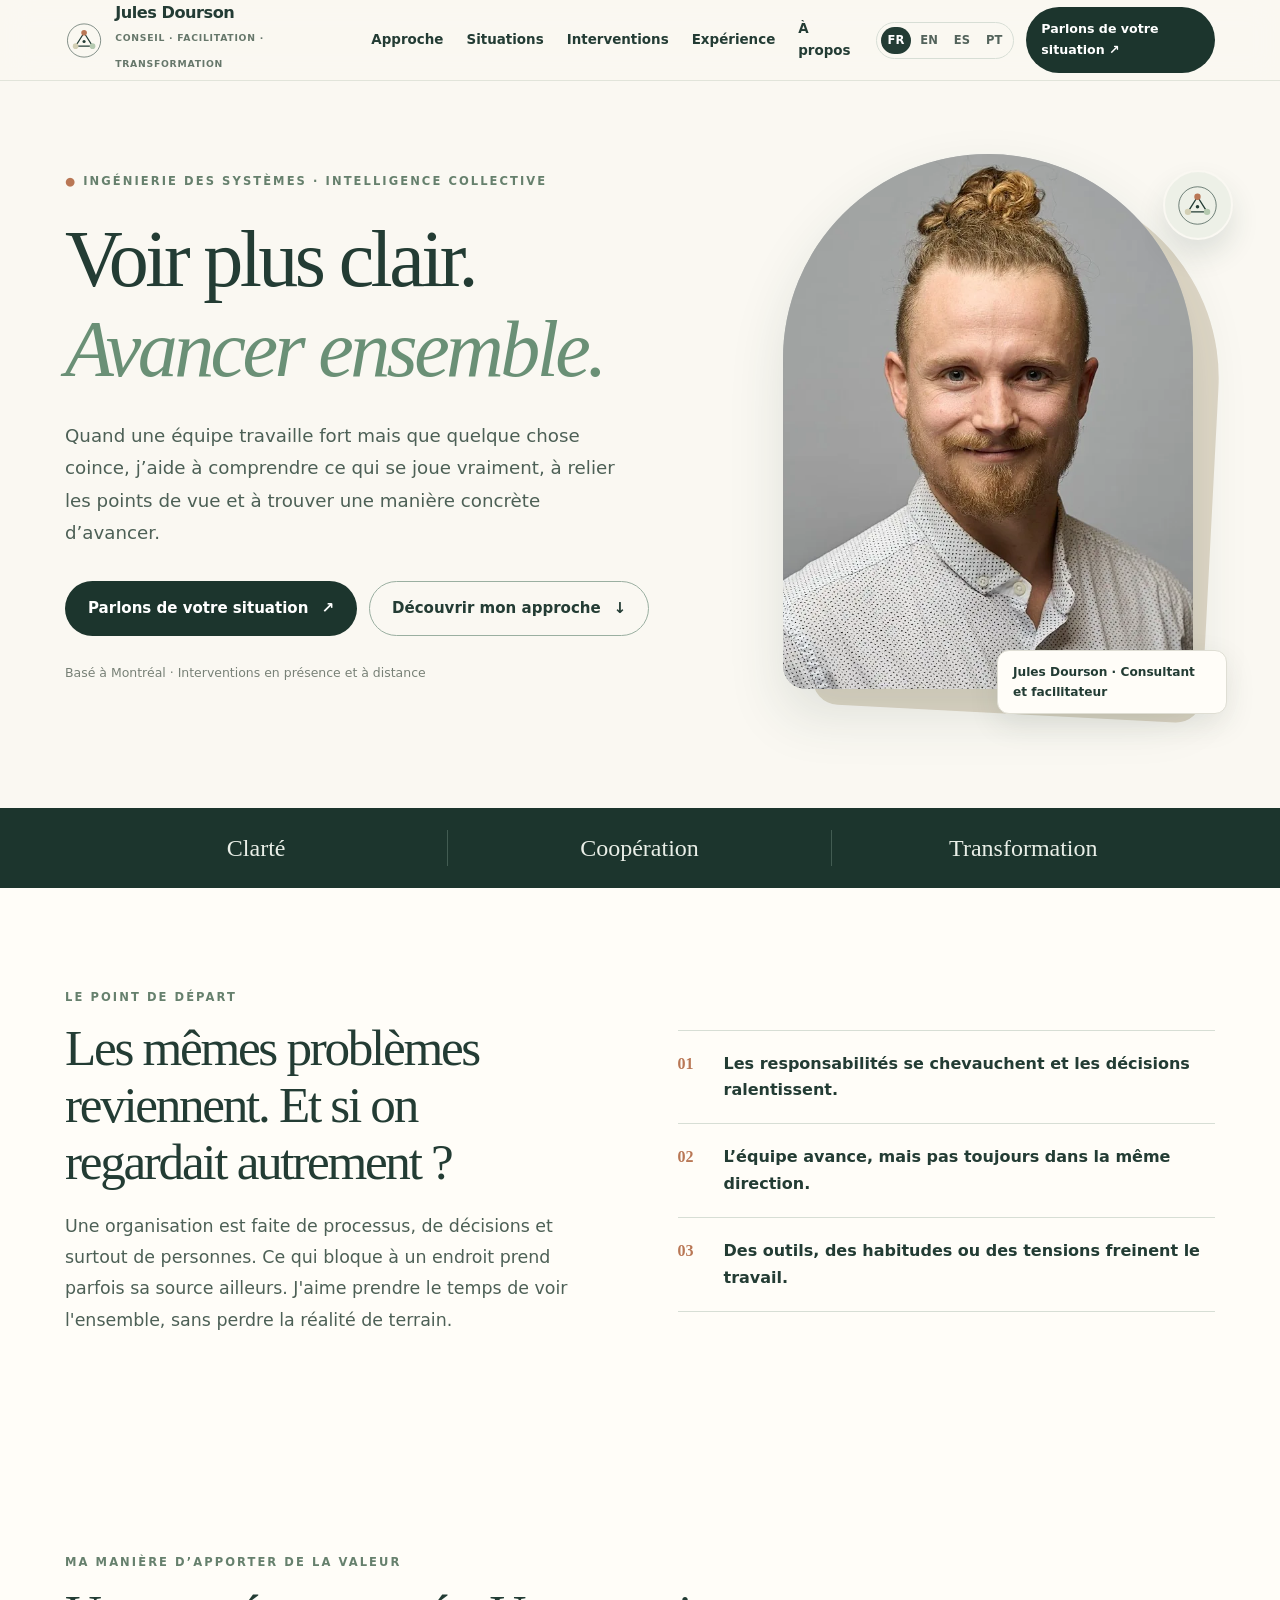
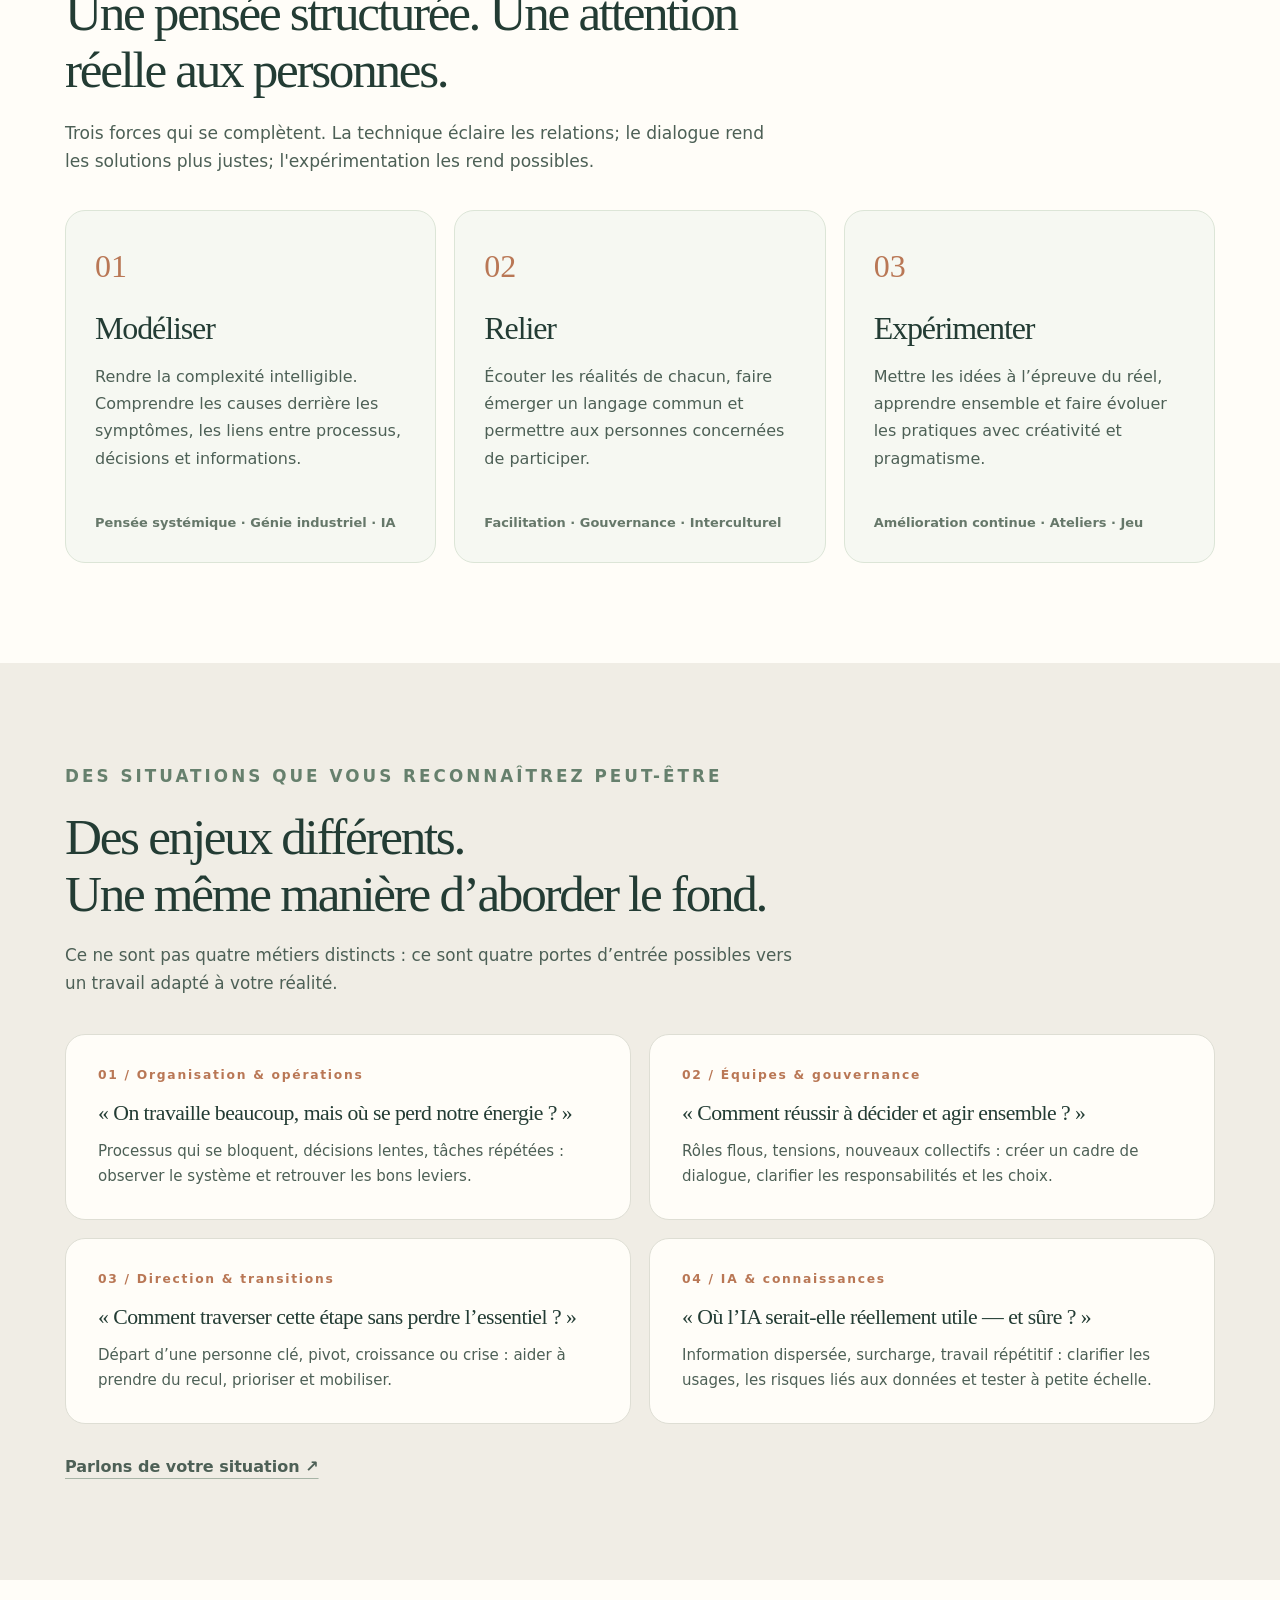
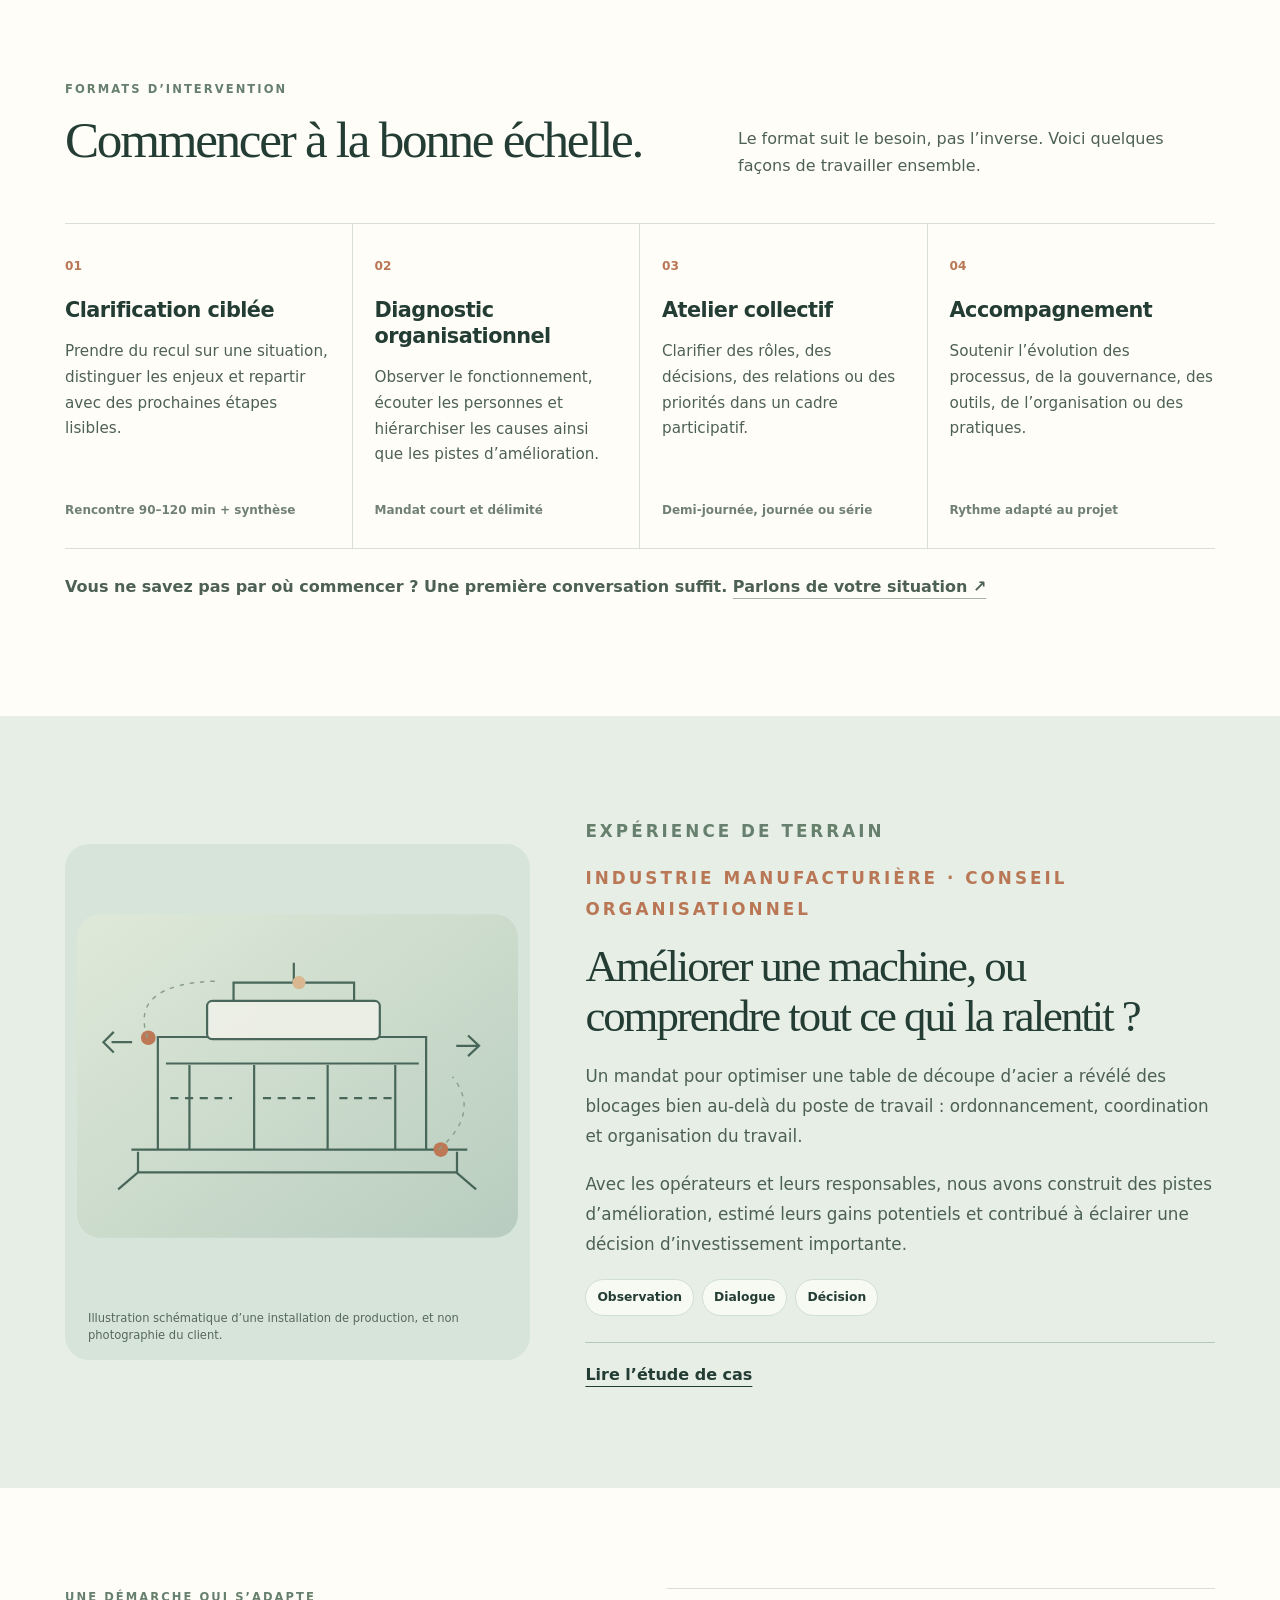
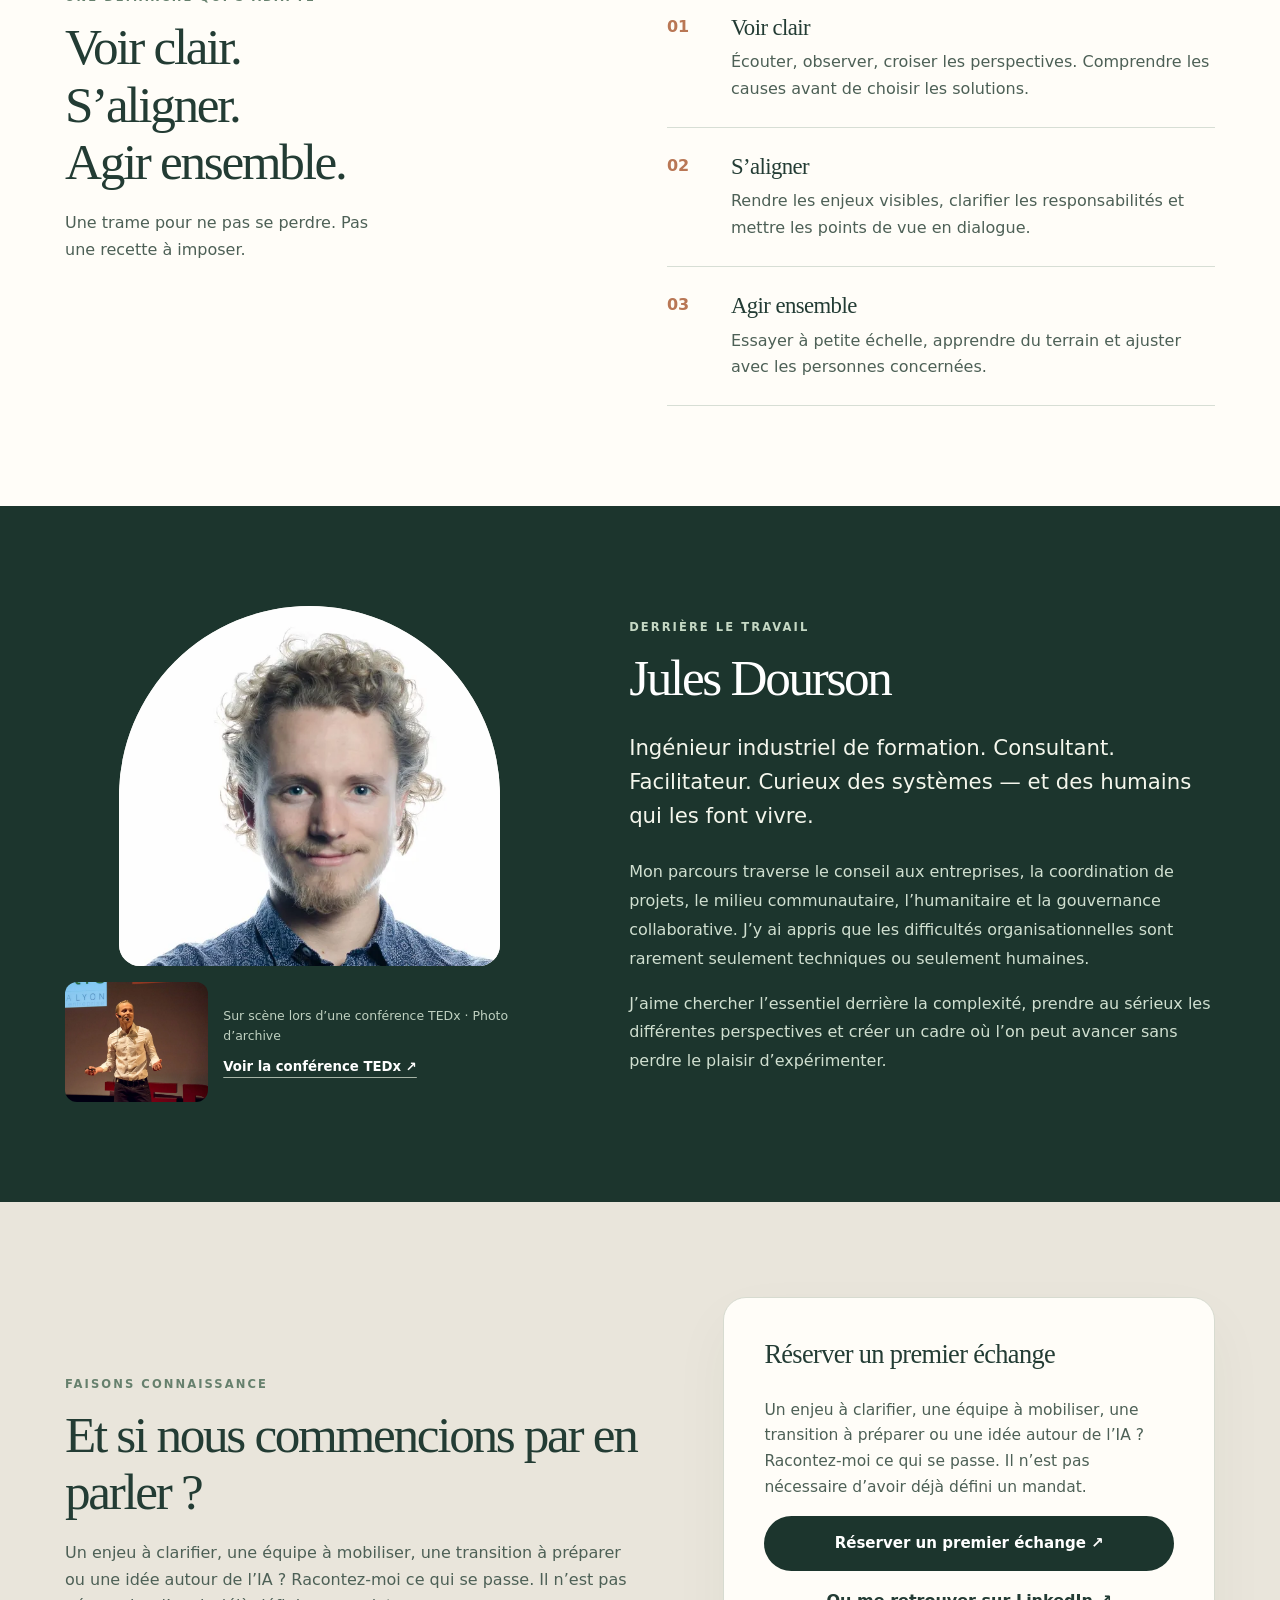
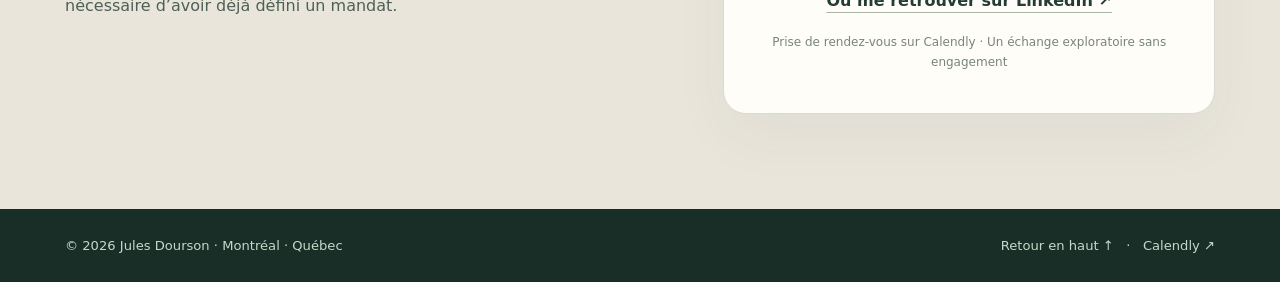
<file: fr/index.html>
<!doctype html><html lang="fr-CA"><head><meta charset="UTF-8"><meta name="viewport" content="width=device-width, initial-scale=1"><meta name="theme-color" content="#233c34"><meta name="description" content="Conseil en organisation et facilitation à Montréal. Des systèmes plus lisibles, des équipes mieux reliées et des transformations concrètes."><meta property="og:title" content="Jules Dourson — Clarté, coopération, transformation"><meta property="og:description" content="Conseil en organisation et facilitation à Montréal. Des systèmes plus lisibles, des équipes mieux reliées et des transformations concrètes."><meta property="og:type" content="website"><meta property="og:url" content="https://julesdourson.com/fr/"><meta property="og:image" content="https://julesdourson.com/assets/images/jules-portrait.webp"><link rel="canonical" href="https://julesdourson.com/fr/"><link rel="alternate" hreflang="fr" href="https://julesdourson.com/fr/"><link rel="alternate" hreflang="en" href="https://julesdourson.com/en/"><link rel="alternate" hreflang="es" href="https://julesdourson.com/es/"><link rel="alternate" hreflang="pt" href="https://julesdourson.com/pt/"><link rel="alternate" hreflang="x-default" href="https://julesdourson.com/"><link rel="icon" type="image/svg+xml" href="../assets/favicon.svg"><link rel="stylesheet" href="../assets/style.css"><title>Jules Dourson — Clarté, coopération, transformation</title><script src="../assets/site.js" defer></script></head><body id="haut">
<a class="skip" href="#main">Aller au contenu</a><header class="site-header"><div class="wrap header-row"><a href="#haut" aria-label="Jules Dourson — Accueil"><div class="identity"><span class="mark"><svg viewBox="0 0 54 54" xmlns="http://www.w3.org/2000/svg" role="img" aria-label="Symbole Jules Dourson"><circle cx="27" cy="27" r="23.5" fill="none" stroke="currentColor" stroke-width="1.2" opacity=".65"/><path d="M15 35 27 16 39 35 M15 35 H39" stroke="currentColor" stroke-width="1.7" stroke-linejoin="round" fill="none"/><circle cx="27" cy="16" r="4" fill="#b97755"/><circle cx="15" cy="35" r="4" fill="#d3cfb4"/><circle cx="39" cy="35" r="4" fill="#b4c9af"/><circle cx="27" cy="28.5" r="2.2" fill="currentColor"/></svg></span><span><span class="identity-name">Jules Dourson</span><span class="identity-tag">CONSEIL · FACILITATION · TRANSFORMATION</span></span></div></a><nav class="navlinks" id="primary-nav" aria-label="Navigation principale"><a href="#approche">Approche</a><a href="#situations">Situations</a><a href="#interventions">Interventions</a><a href="#experience">Expérience</a><a href="#apropos">À propos</a></nav><div class="header-right"><div class="langs" aria-label="Langue du site"><a data-lang="fr" href="../fr/" hreflang="fr" lang="fr" aria-current="page">FR</a><a data-lang="en" href="../en/" hreflang="en" lang="en" >EN</a><a data-lang="es" href="../es/" hreflang="es" lang="es" >ES</a><a data-lang="pt" href="../pt/" hreflang="pt" lang="pt" >PT</a></div><a class="btn btn-primary nav-contact" href="https://calendly.com/julesdourson" target="_blank" rel="noopener noreferrer">Parlons de votre situation ↗</a><button class="menu-toggle" aria-label="Ouvrir le menu" aria-controls="primary-nav" aria-expanded="false">☰</button></div></div></header>
<main id="main"><section class="hero"><div class="wrap hero-grid"><div class="hero-text"><div class="eyebrow"><span class="dot">●</span> INGÉNIERIE DES SYSTÈMES · INTELLIGENCE COLLECTIVE</div><h1>Voir plus clair.<br><em>Avancer ensemble.</em></h1><p class="hero-sub">Quand une équipe travaille fort mais que quelque chose coince, j’aide à comprendre ce qui se joue vraiment, à relier les points de vue et à trouver une manière concrète d’avancer.</p><div class="hero-actions"><a class="btn btn-primary" href="https://calendly.com/julesdourson" target="_blank" rel="noopener noreferrer">Parlons de votre situation <span aria-hidden="true">↗</span></a><a class="btn btn-secondary" href="#approche">Découvrir mon approche <span aria-hidden="true">↓</span></a></div><p class="hero-note">Basé à Montréal · Interventions en présence et à distance</p></div><div class="hero-image-wrap"><div class="hero-image-back"></div><div class="hero-image"><img src="../assets/images/jules-portrait.webp" alt="Portrait de Jules Dourson" width="800" height="800" fetchpriority="high"></div><div class="hero-mark" aria-hidden="true"><span class="mark"><svg viewBox="0 0 54 54" xmlns="http://www.w3.org/2000/svg" role="img" aria-label="Symbole Jules Dourson"><circle cx="27" cy="27" r="23.5" fill="none" stroke="currentColor" stroke-width="1.2" opacity=".65"/><path d="M15 35 27 16 39 35 M15 35 H39" stroke="currentColor" stroke-width="1.7" stroke-linejoin="round" fill="none"/><circle cx="27" cy="16" r="4" fill="#b97755"/><circle cx="15" cy="35" r="4" fill="#d3cfb4"/><circle cx="39" cy="35" r="4" fill="#b4c9af"/><circle cx="27" cy="28.5" r="2.2" fill="currentColor"/></svg></span></div><div class="hero-caption">Jules Dourson · Consultant et facilitateur</div></div></div></section>
<div class="value-band" aria-label="Clarté · Coopération · Transformation"><div class="wrap band-grid"><span>Clarté</span><span>Coopération</span><span>Transformation</span></div></div>
<section class="section white" id="approche"><div class="wrap intro-grid"><div><p class="eyebrow">LE POINT DE DÉPART</p><h2>Les mêmes problèmes reviennent. Et si on regardait autrement ?</h2><p class="large">Une organisation est faite de processus, de décisions et surtout de personnes. Ce qui bloque à un endroit prend parfois sa source ailleurs. J&#x27;aime prendre le temps de voir l&#x27;ensemble, sans perdre la réalité de terrain.</p></div><div class="signals"><p><span class="num">01</span><span>Les responsabilités se chevauchent et les décisions ralentissent.</span></p><p><span class="num">02</span><span>L’équipe avance, mais pas toujours dans la même direction.</span></p><p><span class="num">03</span><span>Des outils, des habitudes ou des tensions freinent le travail.</span></p></div></div></section>
<section class="section white"><div class="wrap"><div class="strength-intro"><p class="eyebrow">MA MANIÈRE D’APPORTER DE LA VALEUR</p><h2>Une pensée structurée. Une attention réelle aux personnes.</h2><p>Trois forces qui se complètent. La technique éclaire les relations; le dialogue rend les solutions plus justes; l&#x27;expérimentation les rend possibles.</p></div><div class="strength-grid"><article class="strength-card"><span class="n">01</span><h3>Modéliser</h3><p>Rendre la complexité intelligible. Comprendre les causes derrière les symptômes, les liens entre processus, décisions et informations.</p><div class="tags">Pensée systémique · Génie industriel · IA</div></article><article class="strength-card"><span class="n">02</span><h3>Relier</h3><p>Écouter les réalités de chacun, faire émerger un langage commun et permettre aux personnes concernées de participer.</p><div class="tags">Facilitation · Gouvernance · Interculturel</div></article><article class="strength-card"><span class="n">03</span><h3>Expérimenter</h3><p>Mettre les idées à l’épreuve du réel, apprendre ensemble et faire évoluer les pratiques avec créativité et pragmatisme.</p><div class="tags">Amélioration continue · Ateliers · Jeu</div></article></div></div></section>
<section class="section cream" id="situations"><div class="wrap"><div class="scen-intro"><p class="eyebrow">DES SITUATIONS QUE VOUS RECONNAÎTREZ PEUT-ÊTRE</p><h2>Des enjeux différents.<br>Une même manière d’aborder le fond.</h2><p>Ce ne sont pas quatre métiers distincts : ce sont quatre portes d’entrée possibles vers un travail adapté à votre réalité.</p></div><div class="scenario-grid"><article class="scenario-card"><div class="serial">01 / Organisation &amp; opérations</div><h3>« On travaille beaucoup, mais où se perd notre énergie ? »</h3><p>Processus qui se bloquent, décisions lentes, tâches répétées : observer le système et retrouver les bons leviers.</p></article><article class="scenario-card"><div class="serial">02 / Équipes &amp; gouvernance</div><h3>« Comment réussir à décider et agir ensemble ? »</h3><p>Rôles flous, tensions, nouveaux collectifs : créer un cadre de dialogue, clarifier les responsabilités et les choix.</p></article><article class="scenario-card"><div class="serial">03 / Direction &amp; transitions</div><h3>« Comment traverser cette étape sans perdre l’essentiel ? »</h3><p>Départ d’une personne clé, pivot, croissance ou crise : aider à prendre du recul, prioriser et mobiliser.</p></article><article class="scenario-card"><div class="serial">04 / IA &amp; connaissances</div><h3>« Où l’IA serait-elle réellement utile — et sûre ? »</h3><p>Information dispersée, surcharge, travail répétitif : clarifier les usages, les risques liés aux données et tester à petite échelle.</p></article></div><p class="scen-footer"><a href="https://calendly.com/julesdourson" target="_blank" rel="noopener noreferrer" class="link">Parlons de votre situation ↗</a></p></div></section>
<section class="section white" id="interventions"><div class="wrap"><div class="section-top"><div><p class="eyebrow">FORMATS D’INTERVENTION</p><h2>Commencer à la bonne échelle.</h2></div><p>Le format suit le besoin, pas l’inverse. Voici quelques façons de travailler ensemble.</p></div><div class="offers-grid"><article class="offer"><span class="serial">01</span><h3>Clarification ciblée</h3><p>Prendre du recul sur une situation, distinguer les enjeux et repartir avec des prochaines étapes lisibles.</p><div class="detail">Rencontre 90–120 min + synthèse</div></article><article class="offer"><span class="serial">02</span><h3>Diagnostic organisationnel</h3><p>Observer le fonctionnement, écouter les personnes et hiérarchiser les causes ainsi que les pistes d’amélioration.</p><div class="detail">Mandat court et délimité</div></article><article class="offer"><span class="serial">03</span><h3>Atelier collectif</h3><p>Clarifier des rôles, des décisions, des relations ou des priorités dans un cadre participatif.</p><div class="detail">Demi-journée, journée ou série</div></article><article class="offer"><span class="serial">04</span><h3>Accompagnement</h3><p>Soutenir l’évolution des processus, de la gouvernance, des outils, de l’organisation ou des pratiques.</p><div class="detail">Rythme adapté au projet</div></article></div><p class="off-bottom">Vous ne savez pas par où commencer ? Une première conversation suffit. <a class="link" href="https://calendly.com/julesdourson" target="_blank" rel="noopener noreferrer">Parlons de votre situation ↗</a></p></div></section>
<section class="section case-section" id="experience"><div class="wrap case-grid"><div class="case-image"><img src="../assets/industrie-schema.svg" width="600" height="440" loading="lazy" alt="Illustration schématique d’une installation de production, et non photographie du client."><div class="photo-label">Illustration schématique d’une installation de production, et non photographie du client.</div></div><div class="case-content"><p class="eyebrow">EXPÉRIENCE DE TERRAIN</p><p class="eyebrow dot">INDUSTRIE MANUFACTURIÈRE · CONSEIL ORGANISATIONNEL</p><h2>Améliorer une machine, ou comprendre tout ce qui la ralentit ?</h2><p>Un mandat pour optimiser une table de découpe d’acier a révélé des blocages bien au-delà du poste de travail : ordonnancement, coordination et organisation du travail.</p><p>Avec les opérateurs et leurs responsables, nous avons construit des pistes d’amélioration, estimé leurs gains potentiels et contribué à éclairer une décision d’investissement importante.</p><div class="case-tags"><span>Observation</span><span>Dialogue</span><span>Décision</span></div><details class="case-details"><summary>Lire l’étude de cas</summary><div class="details-body"><p>On m&#x27;avait confié une mission précise : améliorer la performance d&#x27;une table de découpe d&#x27;acier. J&#x27;ai commencé par observer le travail, comprendre les flux de production et écouter les opérateurs.</p><p>Rapidement, nous avons constaté que certaines difficultés venaient d&#x27;ailleurs : ordonnancement en amont, coordination, organisation du travail et contraintes ergonomiques.</p><p>Avec un groupe réunissant opérateurs et responsables, nous avons exploré ces enjeux, analysé les causes et construit ensemble des pistes d&#x27;amélioration.</p><p>Cette démarche a permis de documenter et de quantifier plusieurs gains potentiels. Elle a également contribué à étayer la décision d&#x27;investir dans une nouvelle table de découpe, un équipement coûteux dont la pertinence devait être démontrée.</p><p>Au-delà de l&#x27;analyse technique, j&#x27;ai particulièrement retenu la qualité de la participation des équipes et les retours positifs reçus après mon intervention.</p><p><strong>Améliorer une organisation, c’est comprendre comment les personnes, les processus et les décisions interagissent — puis créer les conditions pour qu’ils fonctionnent mieux ensemble.</strong></p><p class="note">Les gains étaient des estimations. Je n&#x27;ai pas assuré le suivi de leur réalisation après mon départ du mandat.</p></div></details></div></div></section>
<section class="section white"><div class="wrap method-grid"><div><p class="eyebrow">UNE DÉMARCHE QUI S’ADAPTE</p><h2>Voir clair.<br>S’aligner.<br>Agir ensemble.</h2><p>Une trame pour ne pas se perdre. Pas une recette à imposer.</p></div><div class="method-list"><div class="method-item"><span class="serial">01</span><div><h3>Voir clair</h3><p>Écouter, observer, croiser les perspectives. Comprendre les causes avant de choisir les solutions.</p></div></div><div class="method-item"><span class="serial">02</span><div><h3>S’aligner</h3><p>Rendre les enjeux visibles, clarifier les responsabilités et mettre les points de vue en dialogue.</p></div></div><div class="method-item"><span class="serial">03</span><div><h3>Agir ensemble</h3><p>Essayer à petite échelle, apprendre du terrain et ajuster avec les personnes concernées.</p></div></div></div></div></section>
<section class="section about" id="apropos"><div class="wrap about-grid"><div class="about-photos"><div class="casual"><img src="../assets/images/jules-naturel.webp" loading="lazy" width="850" height="562" alt="Second portrait de Jules Dourson"></div><div class="ted"><img src="../assets/images/jules-tedx.webp" loading="lazy" width="1100" height="988" alt="Jules Dourson en conférence TEDx"><div><p>Sur scène lors d’une conférence TEDx · Photo d’archive</p><a href="https://youtu.be/UV1_xdoOU0Y" target="_blank" rel="noopener noreferrer" class="link">Voir la conférence TEDx ↗</a></div></div></div><div class="about-content"><p class="eyebrow light">DERRIÈRE LE TRAVAIL</p><h2>Jules Dourson</h2><p class="lead">Ingénieur industriel de formation. Consultant. Facilitateur. Curieux des systèmes — et des humains qui les font vivre.</p><p>Mon parcours traverse le conseil aux entreprises, la coordination de projets, le milieu communautaire, l’humanitaire et la gouvernance collaborative. J’y ai appris que les difficultés organisationnelles sont rarement seulement techniques ou seulement humaines.</p><p>J’aime chercher l’essentiel derrière la complexité, prendre au sérieux les différentes perspectives et créer un cadre où l’on peut avancer sans perdre le plaisir d’expérimenter.</p></div></div></section>
<section class="contact" id="contact"><div class="wrap contact-grid"><div><p class="eyebrow">FAISONS CONNAISSANCE</p><h2>Et si nous commencions par en parler ?</h2><p>Un enjeu à clarifier, une équipe à mobiliser, une transition à préparer ou une idée autour de l’IA ? Racontez-moi ce qui se passe. Il n’est pas nécessaire d’avoir déjà défini un mandat.</p></div><div class="contact-panel"><h3>Réserver un premier échange</h3><p>Un enjeu à clarifier, une équipe à mobiliser, une transition à préparer ou une idée autour de l’IA ? Racontez-moi ce qui se passe. Il n’est pas nécessaire d’avoir déjà défini un mandat.</p><a class="btn btn-primary" href="https://calendly.com/julesdourson" target="_blank" rel="noopener noreferrer">Réserver un premier échange ↗</a><a class="link secondary" href="https://www.linkedin.com/in/julesdourson/" target="_blank" rel="noopener noreferrer">Ou me retrouver sur LinkedIn ↗</a><p class="note">Prise de rendez-vous sur Calendly · Un échange exploratoire sans engagement</p></div></div></section></main><footer><div class="wrap footer-row"><span>© <span data-year>2026</span> Jules Dourson · Montréal · Québec</span><span><a href="#haut">Retour en haut ↑</a> &nbsp; · &nbsp; <a href="https://calendly.com/julesdourson" target="_blank" rel="noopener noreferrer">Calendly ↗</a></span></div></footer></body></html>
</file>
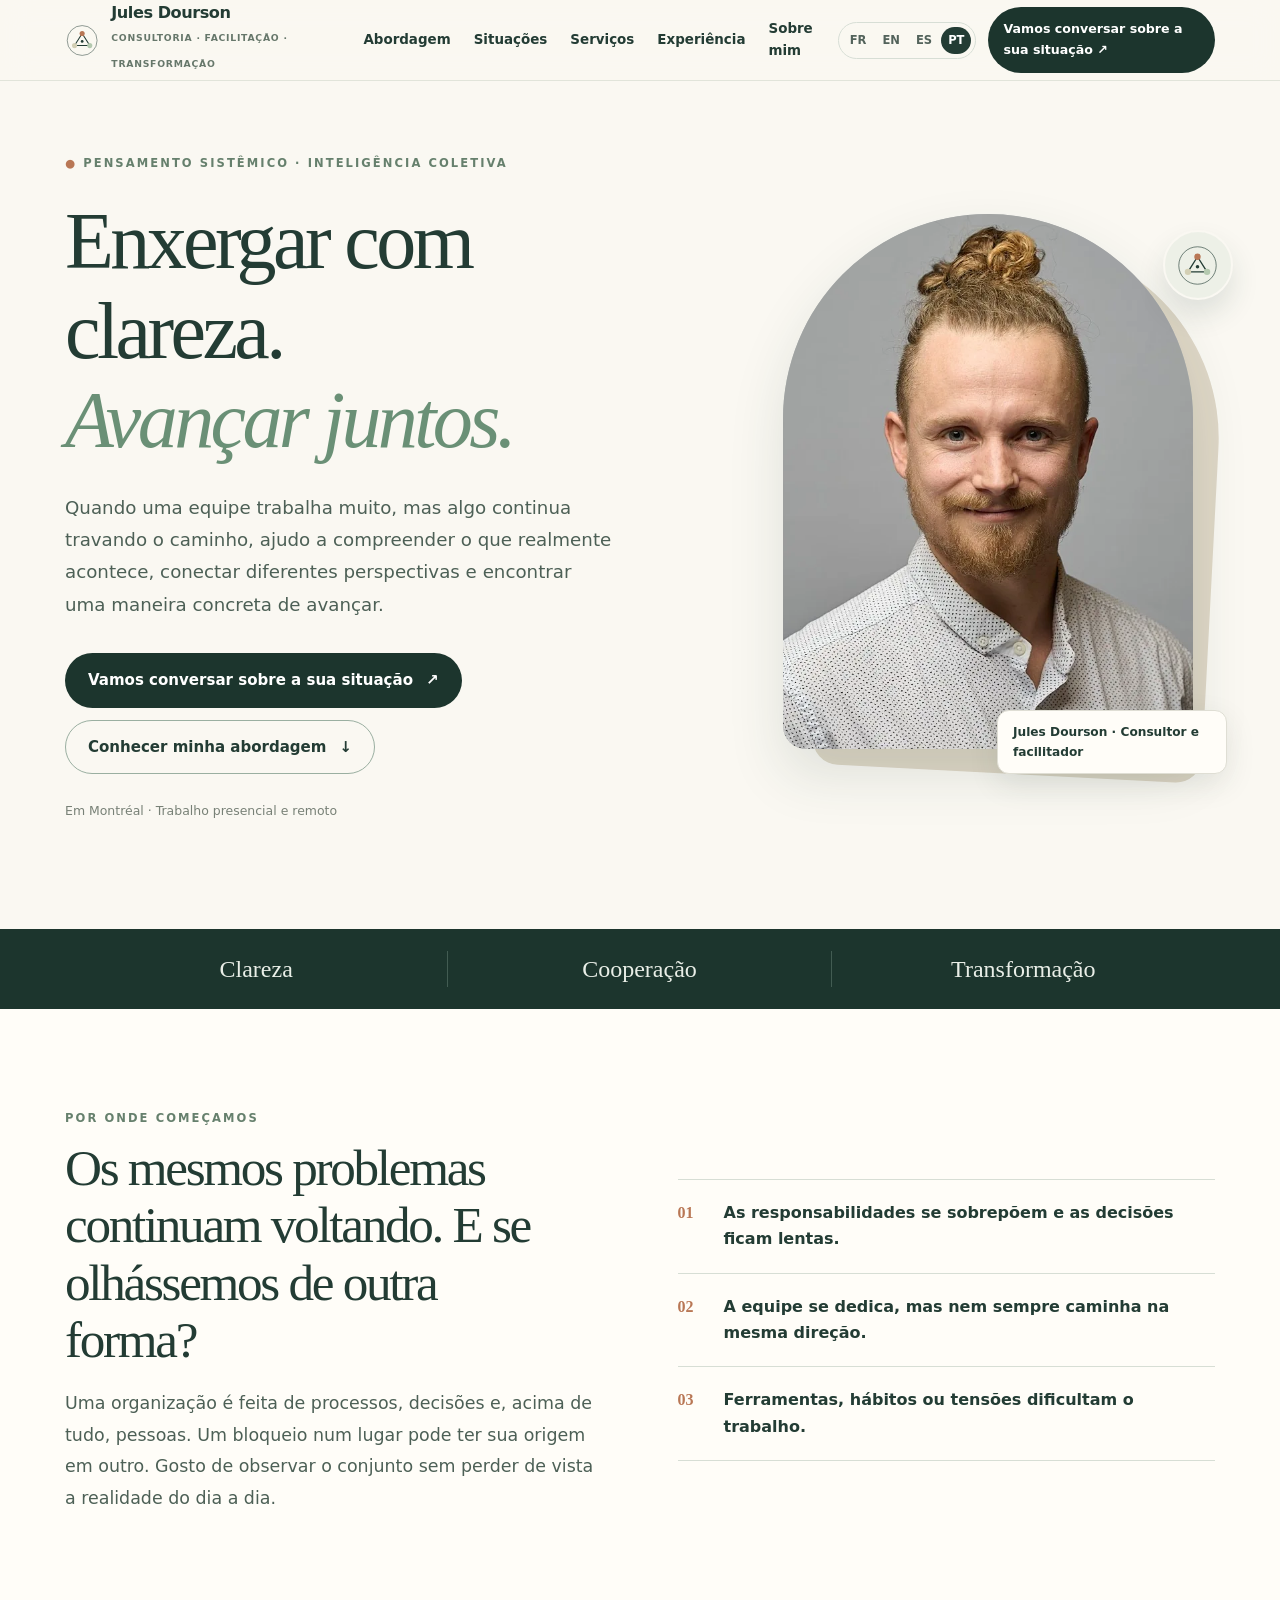
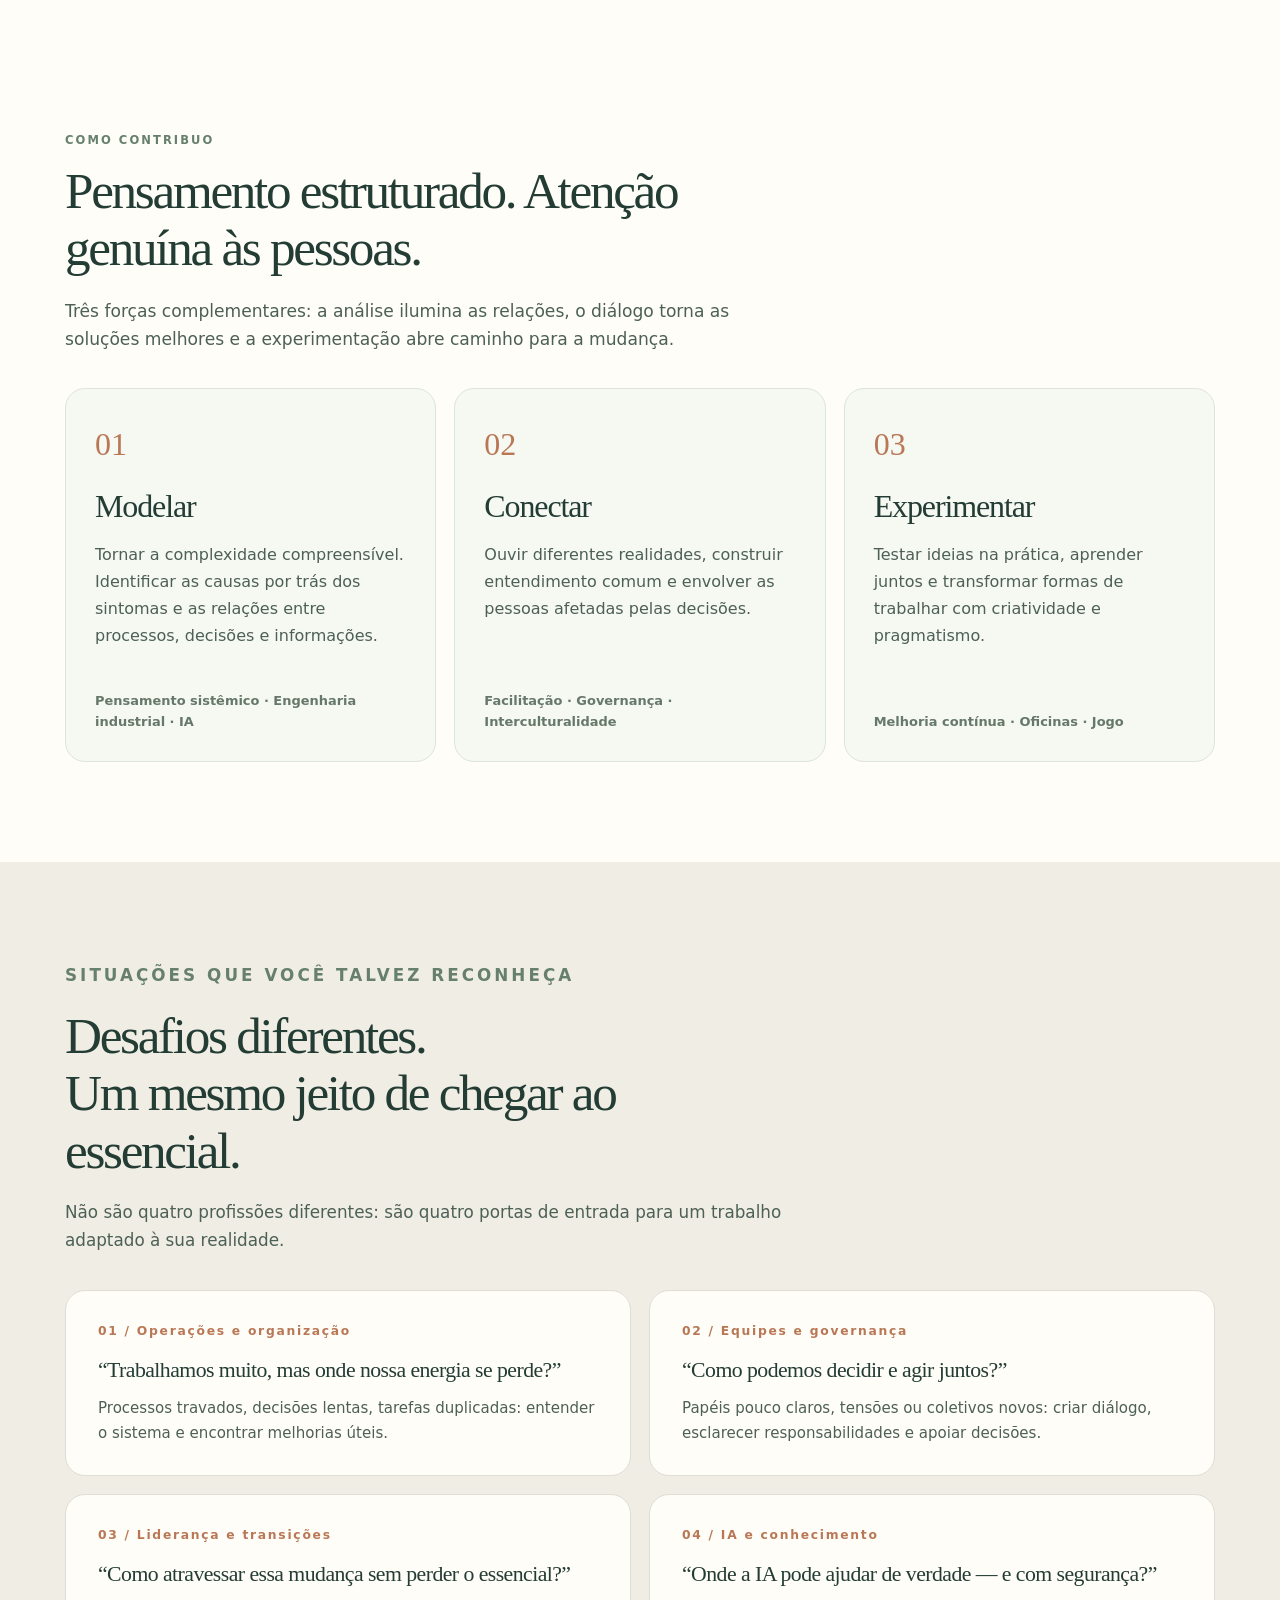
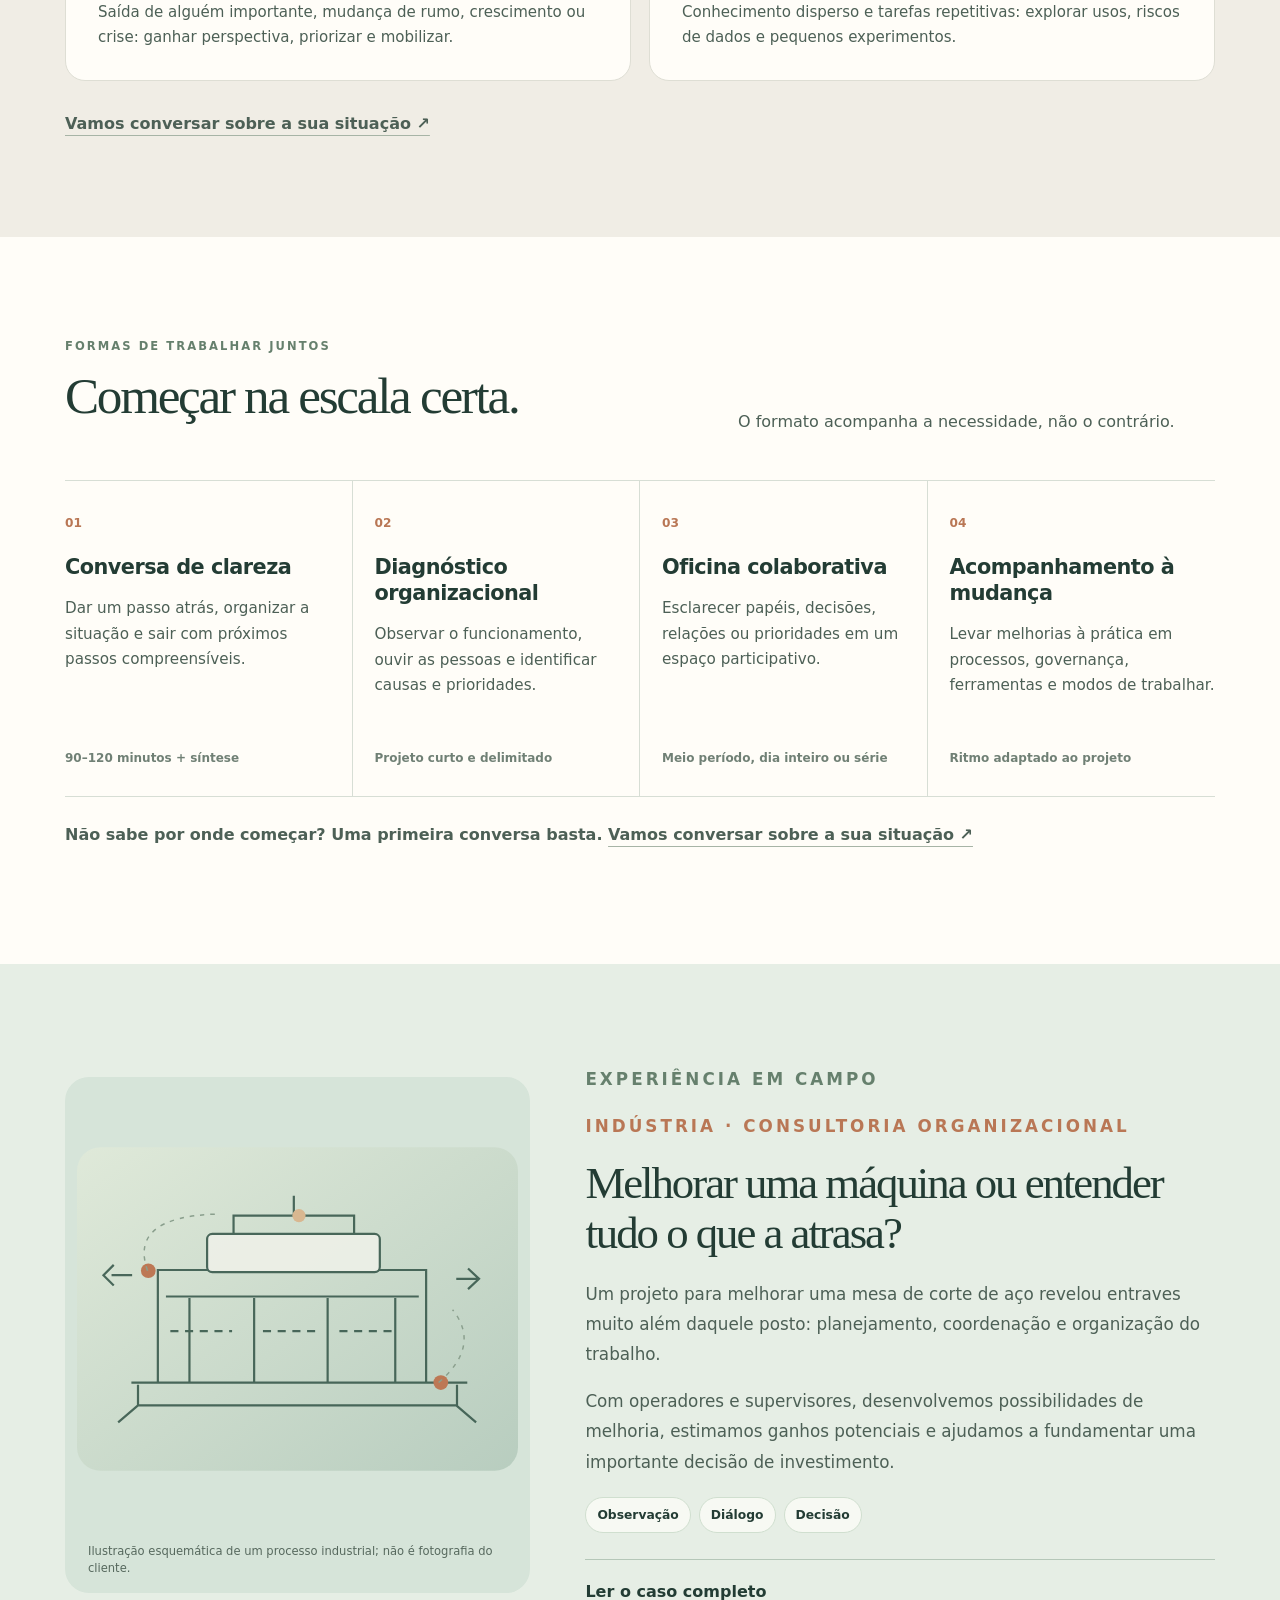
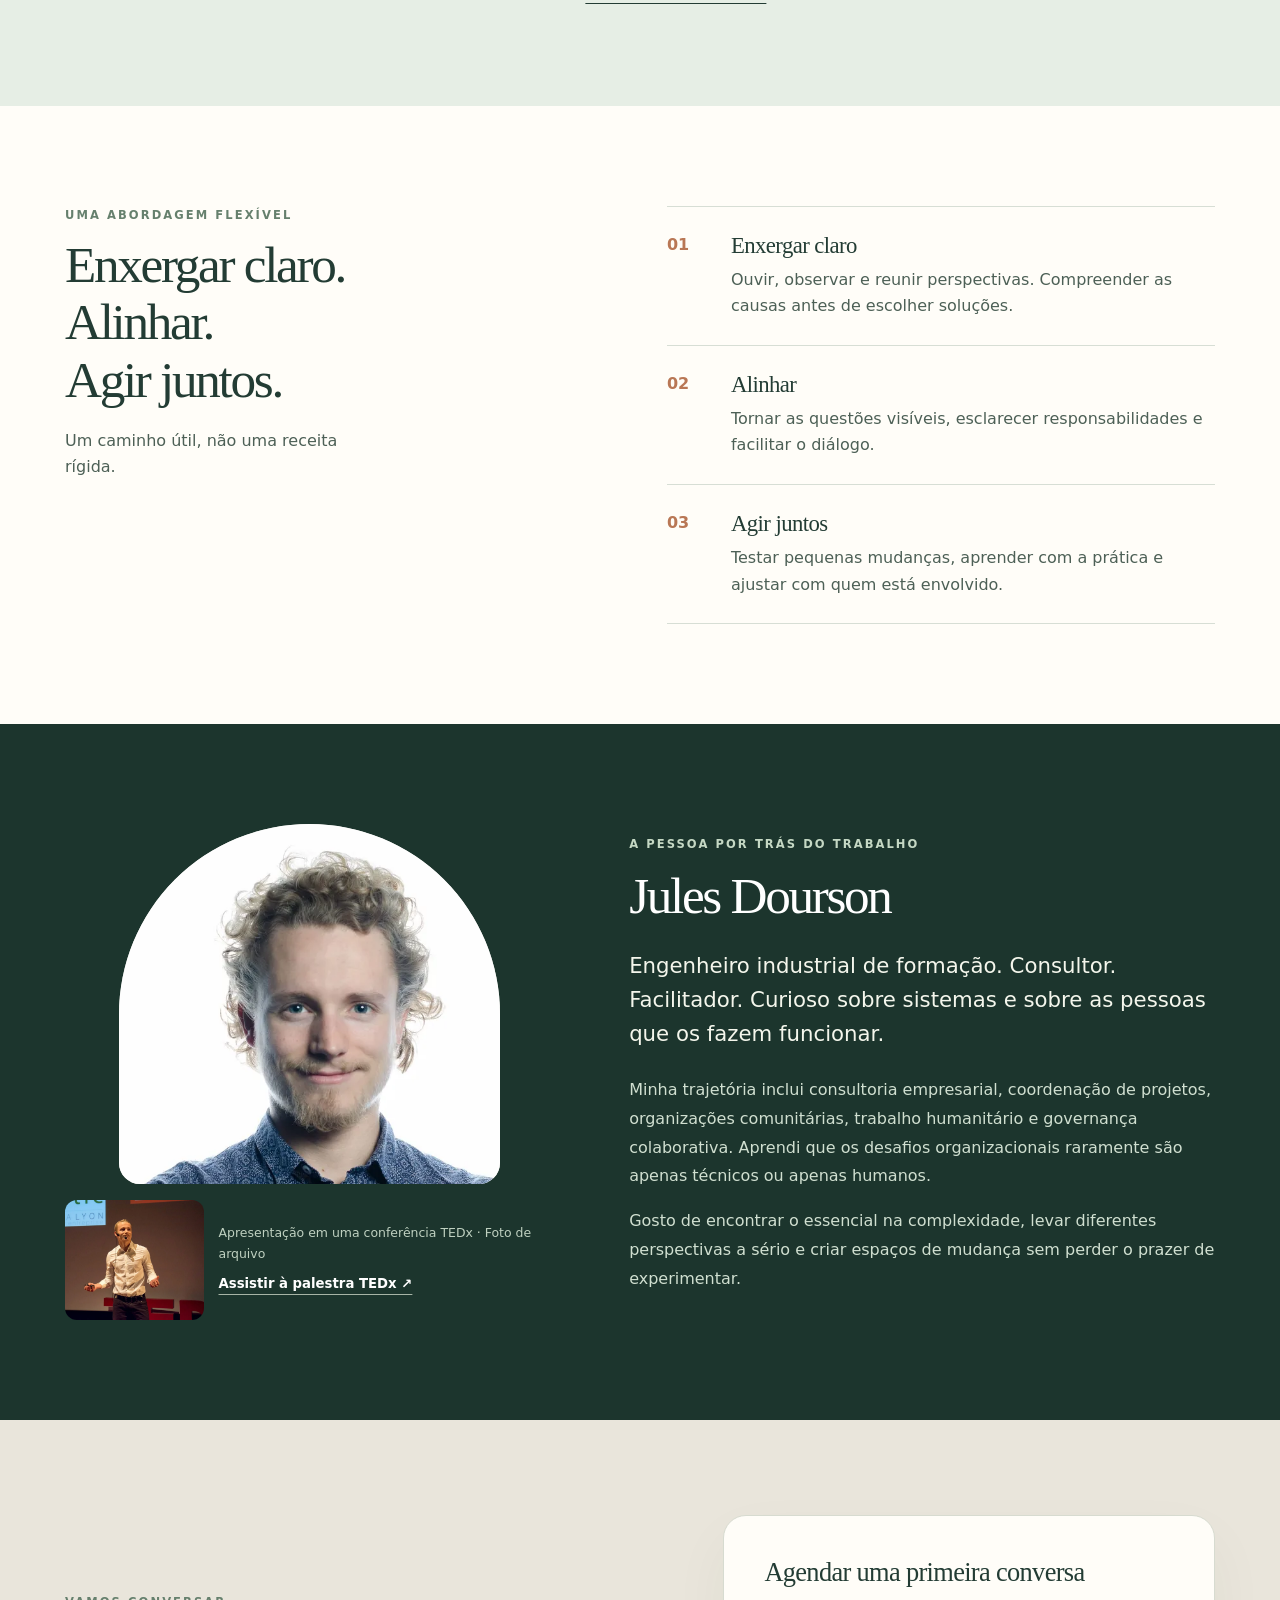
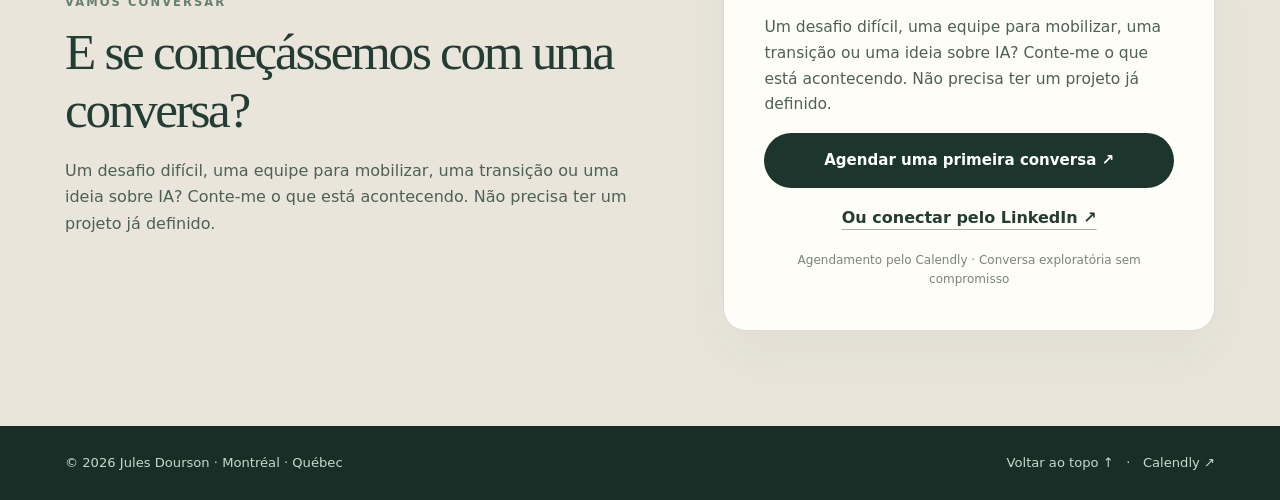
<file: pt/index.html>
<!doctype html><html lang="pt"><head><meta charset="UTF-8"><meta name="viewport" content="width=device-width, initial-scale=1"><meta name="theme-color" content="#233c34"><meta name="description" content="Consultoria organizacional e facilitação em Montréal. Sistemas mais claros, equipes mais conectadas e mudanças concretas."><meta property="og:title" content="Jules Dourson — Clareza, cooperação e transformação"><meta property="og:description" content="Consultoria organizacional e facilitação em Montréal. Sistemas mais claros, equipes mais conectadas e mudanças concretas."><meta property="og:type" content="website"><meta property="og:url" content="https://julesdourson.com/pt/"><meta property="og:image" content="https://julesdourson.com/assets/images/jules-portrait.webp"><link rel="canonical" href="https://julesdourson.com/pt/"><link rel="alternate" hreflang="fr" href="https://julesdourson.com/fr/"><link rel="alternate" hreflang="en" href="https://julesdourson.com/en/"><link rel="alternate" hreflang="es" href="https://julesdourson.com/es/"><link rel="alternate" hreflang="pt" href="https://julesdourson.com/pt/"><link rel="alternate" hreflang="x-default" href="https://julesdourson.com/"><link rel="icon" type="image/svg+xml" href="../assets/favicon.svg"><link rel="stylesheet" href="../assets/style.css"><title>Jules Dourson — Clareza, cooperação e transformação</title><script src="../assets/site.js" defer></script></head><body id="haut">
<a class="skip" href="#main">Ir para o conteúdo</a><header class="site-header"><div class="wrap header-row"><a href="#haut" aria-label="Jules Dourson — Início"><div class="identity"><span class="mark"><svg viewBox="0 0 54 54" xmlns="http://www.w3.org/2000/svg" role="img" aria-label="Symbole Jules Dourson"><circle cx="27" cy="27" r="23.5" fill="none" stroke="currentColor" stroke-width="1.2" opacity=".65"/><path d="M15 35 27 16 39 35 M15 35 H39" stroke="currentColor" stroke-width="1.7" stroke-linejoin="round" fill="none"/><circle cx="27" cy="16" r="4" fill="#b97755"/><circle cx="15" cy="35" r="4" fill="#d3cfb4"/><circle cx="39" cy="35" r="4" fill="#b4c9af"/><circle cx="27" cy="28.5" r="2.2" fill="currentColor"/></svg></span><span><span class="identity-name">Jules Dourson</span><span class="identity-tag">CONSULTORIA · FACILITAÇÃO · TRANSFORMAÇÃO</span></span></div></a><nav class="navlinks" id="primary-nav" aria-label="Navegação principal"><a href="#approche">Abordagem</a><a href="#situations">Situações</a><a href="#interventions">Serviços</a><a href="#experience">Experiência</a><a href="#apropos">Sobre mim</a></nav><div class="header-right"><div class="langs" aria-label="Idioma do site"><a data-lang="fr" href="../fr/" hreflang="fr" lang="fr" >FR</a><a data-lang="en" href="../en/" hreflang="en" lang="en" >EN</a><a data-lang="es" href="../es/" hreflang="es" lang="es" >ES</a><a data-lang="pt" href="../pt/" hreflang="pt" lang="pt" aria-current="page">PT</a></div><a class="btn btn-primary nav-contact" href="https://calendly.com/julesdourson" target="_blank" rel="noopener noreferrer">Vamos conversar sobre a sua situação ↗</a><button class="menu-toggle" aria-label="Abrir o menu" aria-controls="primary-nav" aria-expanded="false">☰</button></div></div></header>
<main id="main"><section class="hero"><div class="wrap hero-grid"><div class="hero-text"><div class="eyebrow"><span class="dot">●</span> PENSAMENTO SISTÊMICO · INTELIGÊNCIA COLETIVA</div><h1>Enxergar com clareza.<br><em>Avançar juntos.</em></h1><p class="hero-sub">Quando uma equipe trabalha muito, mas algo continua travando o caminho, ajudo a compreender o que realmente acontece, conectar diferentes perspectivas e encontrar uma maneira concreta de avançar.</p><div class="hero-actions"><a class="btn btn-primary" href="https://calendly.com/julesdourson" target="_blank" rel="noopener noreferrer">Vamos conversar sobre a sua situação <span aria-hidden="true">↗</span></a><a class="btn btn-secondary" href="#approche">Conhecer minha abordagem <span aria-hidden="true">↓</span></a></div><p class="hero-note">Em Montréal · Trabalho presencial e remoto</p></div><div class="hero-image-wrap"><div class="hero-image-back"></div><div class="hero-image"><img src="../assets/images/jules-portrait.webp" alt="Portrait de Jules Dourson" width="800" height="800" fetchpriority="high"></div><div class="hero-mark" aria-hidden="true"><span class="mark"><svg viewBox="0 0 54 54" xmlns="http://www.w3.org/2000/svg" role="img" aria-label="Symbole Jules Dourson"><circle cx="27" cy="27" r="23.5" fill="none" stroke="currentColor" stroke-width="1.2" opacity=".65"/><path d="M15 35 27 16 39 35 M15 35 H39" stroke="currentColor" stroke-width="1.7" stroke-linejoin="round" fill="none"/><circle cx="27" cy="16" r="4" fill="#b97755"/><circle cx="15" cy="35" r="4" fill="#d3cfb4"/><circle cx="39" cy="35" r="4" fill="#b4c9af"/><circle cx="27" cy="28.5" r="2.2" fill="currentColor"/></svg></span></div><div class="hero-caption">Jules Dourson · Consultor e facilitador</div></div></div></section>
<div class="value-band" aria-label="Clareza · Cooperação · Transformação"><div class="wrap band-grid"><span>Clareza</span><span>Cooperação</span><span>Transformação</span></div></div>
<section class="section white" id="approche"><div class="wrap intro-grid"><div><p class="eyebrow">POR ONDE COMEÇAMOS</p><h2>Os mesmos problemas continuam voltando. E se olhássemos de outra forma?</h2><p class="large">Uma organização é feita de processos, decisões e, acima de tudo, pessoas. Um bloqueio num lugar pode ter sua origem em outro. Gosto de observar o conjunto sem perder de vista a realidade do dia a dia.</p></div><div class="signals"><p><span class="num">01</span><span>As responsabilidades se sobrepõem e as decisões ficam lentas.</span></p><p><span class="num">02</span><span>A equipe se dedica, mas nem sempre caminha na mesma direção.</span></p><p><span class="num">03</span><span>Ferramentas, hábitos ou tensões dificultam o trabalho.</span></p></div></div></section>
<section class="section white"><div class="wrap"><div class="strength-intro"><p class="eyebrow">COMO CONTRIBUO</p><h2>Pensamento estruturado. Atenção genuína às pessoas.</h2><p>Três forças complementares: a análise ilumina as relações, o diálogo torna as soluções melhores e a experimentação abre caminho para a mudança.</p></div><div class="strength-grid"><article class="strength-card"><span class="n">01</span><h3>Modelar</h3><p>Tornar a complexidade compreensível. Identificar as causas por trás dos sintomas e as relações entre processos, decisões e informações.</p><div class="tags">Pensamento sistêmico · Engenharia industrial · IA</div></article><article class="strength-card"><span class="n">02</span><h3>Conectar</h3><p>Ouvir diferentes realidades, construir entendimento comum e envolver as pessoas afetadas pelas decisões.</p><div class="tags">Facilitação · Governança · Interculturalidade</div></article><article class="strength-card"><span class="n">03</span><h3>Experimentar</h3><p>Testar ideias na prática, aprender juntos e transformar formas de trabalhar com criatividade e pragmatismo.</p><div class="tags">Melhoria contínua · Oficinas · Jogo</div></article></div></div></section>
<section class="section cream" id="situations"><div class="wrap"><div class="scen-intro"><p class="eyebrow">SITUAÇÕES QUE VOCÊ TALVEZ RECONHEÇA</p><h2>Desafios diferentes.<br>Um mesmo jeito de chegar ao essencial.</h2><p>Não são quatro profissões diferentes: são quatro portas de entrada para um trabalho adaptado à sua realidade.</p></div><div class="scenario-grid"><article class="scenario-card"><div class="serial">01 / Operações e organização</div><h3>“Trabalhamos muito, mas onde nossa energia se perde?”</h3><p>Processos travados, decisões lentas, tarefas duplicadas: entender o sistema e encontrar melhorias úteis.</p></article><article class="scenario-card"><div class="serial">02 / Equipes e governança</div><h3>“Como podemos decidir e agir juntos?”</h3><p>Papéis pouco claros, tensões ou coletivos novos: criar diálogo, esclarecer responsabilidades e apoiar decisões.</p></article><article class="scenario-card"><div class="serial">03 / Liderança e transições</div><h3>“Como atravessar essa mudança sem perder o essencial?”</h3><p>Saída de alguém importante, mudança de rumo, crescimento ou crise: ganhar perspectiva, priorizar e mobilizar.</p></article><article class="scenario-card"><div class="serial">04 / IA e conhecimento</div><h3>“Onde a IA pode ajudar de verdade — e com segurança?”</h3><p>Conhecimento disperso e tarefas repetitivas: explorar usos, riscos de dados e pequenos experimentos.</p></article></div><p class="scen-footer"><a href="https://calendly.com/julesdourson" target="_blank" rel="noopener noreferrer" class="link">Vamos conversar sobre a sua situação ↗</a></p></div></section>
<section class="section white" id="interventions"><div class="wrap"><div class="section-top"><div><p class="eyebrow">FORMAS DE TRABALHAR JUNTOS</p><h2>Começar na escala certa.</h2></div><p>O formato acompanha a necessidade, não o contrário.</p></div><div class="offers-grid"><article class="offer"><span class="serial">01</span><h3>Conversa de clareza</h3><p>Dar um passo atrás, organizar a situação e sair com próximos passos compreensíveis.</p><div class="detail">90–120 minutos + síntese</div></article><article class="offer"><span class="serial">02</span><h3>Diagnóstico organizacional</h3><p>Observar o funcionamento, ouvir as pessoas e identificar causas e prioridades.</p><div class="detail">Projeto curto e delimitado</div></article><article class="offer"><span class="serial">03</span><h3>Oficina colaborativa</h3><p>Esclarecer papéis, decisões, relações ou prioridades em um espaço participativo.</p><div class="detail">Meio período, dia inteiro ou série</div></article><article class="offer"><span class="serial">04</span><h3>Acompanhamento à mudança</h3><p>Levar melhorias à prática em processos, governança, ferramentas e modos de trabalhar.</p><div class="detail">Ritmo adaptado ao projeto</div></article></div><p class="off-bottom">Não sabe por onde começar? Uma primeira conversa basta. <a class="link" href="https://calendly.com/julesdourson" target="_blank" rel="noopener noreferrer">Vamos conversar sobre a sua situação ↗</a></p></div></section>
<section class="section case-section" id="experience"><div class="wrap case-grid"><div class="case-image"><img src="../assets/industrie-schema.svg" width="600" height="440" loading="lazy" alt="Ilustração esquemática de um processo industrial; não é fotografia do cliente."><div class="photo-label">Ilustração esquemática de um processo industrial; não é fotografia do cliente.</div></div><div class="case-content"><p class="eyebrow">EXPERIÊNCIA EM CAMPO</p><p class="eyebrow dot">INDÚSTRIA · CONSULTORIA ORGANIZACIONAL</p><h2>Melhorar uma máquina ou entender tudo o que a atrasa?</h2><p>Um projeto para melhorar uma mesa de corte de aço revelou entraves muito além daquele posto: planejamento, coordenação e organização do trabalho.</p><p>Com operadores e supervisores, desenvolvemos possibilidades de melhoria, estimamos ganhos potenciais e ajudamos a fundamentar uma importante decisão de investimento.</p><div class="case-tags"><span>Observação</span><span>Diálogo</span><span>Decisão</span></div><details class="case-details"><summary>Ler o caso completo</summary><div class="details-body"><p>Minha missão era melhorar o desempenho de uma mesa de corte de aço. Comecei observando o trabalho, o fluxo de produção e ouvindo os operadores.</p><p>Logo percebemos que algumas dificuldades vinham de outros lugares: planejamento anterior, coordenação, organização do trabalho e ergonomia.</p><p>Reunimos operadores e supervisores para explorar as causas e construir possibilidades de melhoria.</p><p>O trabalho permitiu documentar e quantificar vários ganhos potenciais. Também ajudou a fundamentar a decisão de investir em uma nova mesa de corte, equipamento caro cuja utilidade precisava ser avaliada.</p><p>Além da análise técnica, guardo especialmente a participação da equipe e os comentários positivos recebidos após meu trabalho.</p><p><strong>Melhorar uma organização é compreender como pessoas, processos e decisões interagem — e criar condições para funcionarem melhor juntos.</strong></p><p class="note">Os ganhos eram estimativas. Não acompanhei a implementação nem verifiquei os resultados depois que meu trabalho terminou.</p></div></details></div></div></section>
<section class="section white"><div class="wrap method-grid"><div><p class="eyebrow">UMA ABORDAGEM FLEXÍVEL</p><h2>Enxergar claro.<br>Alinhar.<br>Agir juntos.</h2><p>Um caminho útil, não uma receita rígida.</p></div><div class="method-list"><div class="method-item"><span class="serial">01</span><div><h3>Enxergar claro</h3><p>Ouvir, observar e reunir perspectivas. Compreender as causas antes de escolher soluções.</p></div></div><div class="method-item"><span class="serial">02</span><div><h3>Alinhar</h3><p>Tornar as questões visíveis, esclarecer responsabilidades e facilitar o diálogo.</p></div></div><div class="method-item"><span class="serial">03</span><div><h3>Agir juntos</h3><p>Testar pequenas mudanças, aprender com a prática e ajustar com quem está envolvido.</p></div></div></div></div></section>
<section class="section about" id="apropos"><div class="wrap about-grid"><div class="about-photos"><div class="casual"><img src="../assets/images/jules-naturel.webp" loading="lazy" width="850" height="562" alt="Second portrait de Jules Dourson"></div><div class="ted"><img src="../assets/images/jules-tedx.webp" loading="lazy" width="1100" height="988" alt="Jules Dourson en conférence TEDx"><div><p>Apresentação em uma conferência TEDx · Foto de arquivo</p><a href="https://youtu.be/UV1_xdoOU0Y" target="_blank" rel="noopener noreferrer" class="link">Assistir à palestra TEDx ↗</a></div></div></div><div class="about-content"><p class="eyebrow light">A PESSOA POR TRÁS DO TRABALHO</p><h2>Jules Dourson</h2><p class="lead">Engenheiro industrial de formação. Consultor. Facilitador. Curioso sobre sistemas e sobre as pessoas que os fazem funcionar.</p><p>Minha trajetória inclui consultoria empresarial, coordenação de projetos, organizações comunitárias, trabalho humanitário e governança colaborativa. Aprendi que os desafios organizacionais raramente são apenas técnicos ou apenas humanos.</p><p>Gosto de encontrar o essencial na complexidade, levar diferentes perspectivas a sério e criar espaços de mudança sem perder o prazer de experimentar.</p></div></div></section>
<section class="contact" id="contact"><div class="wrap contact-grid"><div><p class="eyebrow">VAMOS CONVERSAR</p><h2>E se começássemos com uma conversa?</h2><p>Um desafio difícil, uma equipe para mobilizar, uma transição ou uma ideia sobre IA? Conte-me o que está acontecendo. Não precisa ter um projeto já definido.</p></div><div class="contact-panel"><h3>Agendar uma primeira conversa</h3><p>Um desafio difícil, uma equipe para mobilizar, uma transição ou uma ideia sobre IA? Conte-me o que está acontecendo. Não precisa ter um projeto já definido.</p><a class="btn btn-primary" href="https://calendly.com/julesdourson" target="_blank" rel="noopener noreferrer">Agendar uma primeira conversa ↗</a><a class="link secondary" href="https://www.linkedin.com/in/julesdourson/" target="_blank" rel="noopener noreferrer">Ou conectar pelo LinkedIn ↗</a><p class="note">Agendamento pelo Calendly · Conversa exploratória sem compromisso</p></div></div></section></main><footer><div class="wrap footer-row"><span>© <span data-year>2026</span> Jules Dourson · Montréal · Québec</span><span><a href="#haut">Voltar ao topo ↑</a> &nbsp; · &nbsp; <a href="https://calendly.com/julesdourson" target="_blank" rel="noopener noreferrer">Calendly ↗</a></span></div></footer></body></html>
</file>
<file: assets/style.css>
@charset "UTF-8";
:root{--ink:#233c34;--deep:#1c352d;--paper:#faf8f2;--white:#fffdf8;--cream:#f0ede5;--mint:#e6ebe1;--terra:#b97755;--muted:#53635b;--line:#d7ded5;--darkline:#5c7669;--container:1150px}
*{box-sizing:border-box}html{scroll-behavior:smooth;scroll-padding-top:84px}body{margin:0;background:var(--paper);color:var(--ink);font:16px/1.65 ui-sans-serif,system-ui,-apple-system,"Segoe UI",Arial,sans-serif;-webkit-font-smoothing:antialiased}a{color:inherit;text-decoration:none}button{font:inherit}img{max-width:100%;display:block}p,h1,h2,h3{margin-top:0}h1,h2,.display,.serif{font-family:Georgia,"Times New Roman",serif;font-weight:400;letter-spacing:-.045em;line-height:1.12}h1{font-size:clamp(3.25rem,6.25vw,6.5rem);margin-bottom:26px}h2{font-size:clamp(2.35rem,4vw,4rem);margin-bottom:20px}h3{font-size:1.25rem;letter-spacing:-.025em;line-height:1.25}p{color:#4d6056}strong{color:var(--ink)}:focus-visible{outline:3px solid var(--terra);outline-offset:4px}section[id]{scroll-margin-top:86px}.wrap{width:min(var(--container),calc(100% - 64px));margin-inline:auto}.skip{position:absolute;top:-70px;left:10px;background:white;padding:10px 15px;z-index:200}.skip:focus{top:12px}.eyebrow{font-size:.72rem;font-weight:800;letter-spacing:.18em;text-transform:uppercase;color:#66806d}.eyebrow.light{color:#c5d8c4}.dot{color:var(--terra)}.btn{display:inline-flex;gap:13px;align-items:center;justify-content:center;border:1px solid transparent;border-radius:99px;padding:14px 22px;font-weight:700;font-size:.94rem;transition:transform .2s,background .2s;cursor:pointer}.btn:hover{transform:translateY(-2px)}.btn-primary{background:var(--deep);color:white}.btn-primary:hover{background:#365849}.btn-secondary{border-color:#9aafa1;color:var(--ink)}.btn-secondary:hover{background:#e9eee7}.btn-light{background:#fffdf5;color:var(--deep)}.btn-light:hover{background:#e9ecdf}.link{text-decoration:underline;text-decoration-color:#a7b4a6;text-underline-offset:6px;font-weight:700}.link:hover{color:#ad6847}.section{padding:100px 0}.section.white{background:var(--white)}.section.cream{background:var(--cream)}.section-top{display:grid;grid-template-columns:1.1fr .9fr;align-items:end;gap:90px;margin-bottom:35px}.section-top>p{max-width:510px;margin-bottom:9px}.muted{color:var(--muted)}
.site-header{position:sticky;top:0;z-index:50;background:#faf8f2ed;backdrop-filter:blur(15px);border-bottom:1px solid #e1e4da}.header-row{min-height:80px;display:flex;align-items:center;gap:25px;justify-content:space-between}.identity{display:flex;gap:12px;align-items:center;flex-shrink:0}.mark{display:block;color:var(--ink);width:43px;height:43px}.mark svg{height:100%;width:100%}.identity-name{display:block;font-weight:800;letter-spacing:-.03em;font-size:1.01rem;line-height:1.13}.identity-tag{font-size:.58rem;color:#66776a;font-weight:700;letter-spacing:.08em}.navlinks{display:flex;gap:23px;align-items:center}.navlinks a{font-size:.84rem;font-weight:650}.navlinks a:hover{color:#a76543}.header-right{display:flex;align-items:center;gap:12px}.langs{display:flex;align-items:center;gap:2px;border:1px solid var(--line);border-radius:22px;padding:4px}.langs a{display:inline-block;font-size:.72rem;font-weight:800;padding:4px 7px;border-radius:14px;color:var(--muted)}.langs a[aria-current="page"]{color:white;background:var(--ink)}.menu-toggle{display:none;border:1px solid var(--line);border-radius:99px;background:transparent;color:var(--ink);width:38px;height:38px;font-size:1.3rem;cursor:pointer}.nav-contact{padding:11px 14px;font-size:.79rem}
.hero{padding:73px 0 94px;overflow:hidden}.hero-grid{display:grid;grid-template-columns:1.17fr .83fr;align-items:center;gap:65px}.hero-text{max-width:660px}.hero h1{max-width:760px;margin-top:24px}.hero h1 em{font-style:italic;color:#6a9076}.hero p.hero-sub{font-size:1.14rem;line-height:1.77;max-width:550px;margin-bottom:32px}.hero-actions{display:flex;gap:12px;flex-wrap:wrap}.hero-note{margin-top:27px;font-size:.78rem;color:#788177}.hero-image-wrap{height:560px;position:relative;max-width:432px;width:100%;margin-left:auto}.hero-image-back{position:absolute;inset:29px 0 0 42px;background:#dfd7c6;border-radius:210px 210px 28px 28px;transform:rotate(3deg)}.hero-image{position:absolute;inset:0 22px 25px 0;border-radius:210px 210px 24px 24px;overflow:hidden;background:#b4b9b7;box-shadow:0 25px 55px #233c3420}.hero-image img{height:100%;width:100%;object-fit:cover;object-position:center 36%}.hero-caption{position:absolute;right:-12px;bottom:0;max-width:230px;background:var(--white);padding:11px 15px;border-radius:12px;border:1px solid #dfded4;box-shadow:0 10px 30px #233c341a;font-size:.76rem;font-weight:650}.hero-mark{position:absolute;top:16px;right:-18px;background:#edf0e7;border:2px solid var(--paper);height:70px;width:70px;border-radius:50%;display:grid;place-items:center;box-shadow:0 15px 28px #223c3420}.hero-mark .mark{height:43px;width:43px}
.value-band{background:var(--deep);color:#e9eee7}.band-grid{display:grid;grid-template-columns:repeat(3,1fr);padding:22px 0}.band-grid>span{text-align:center;font-family:Georgia,serif;font-size:1.5rem;line-height:1.5;border-right:1px solid #73908270}.band-grid>span:last-child{border:0}.intro-grid{display:grid;grid-template-columns:1fr 1fr;gap:75px;align-items:center}.intro-grid h2{max-width:500px}.intro-grid .large{font-size:1.09rem;line-height:1.8}.signals{border-top:1px solid var(--line)}.signals p{padding:20px 0;border-bottom:1px solid var(--line);font-weight:620;margin:0;color:var(--ink);display:grid;grid-template-columns:34px 1fr;gap:12px}.signals .num{font-family:Georgia,serif;color:var(--terra)}
.strength-intro{max-width:750px;margin-bottom:35px}.strength-intro>p:last-child{max-width:710px;font-size:1.07rem}.strength-grid{display:grid;grid-template-columns:repeat(3,1fr);gap:18px}.strength-card{background:#f6f8f2;border:1px solid #dce5d7;border-radius:20px;padding:29px;min-height:325px;display:flex;flex-direction:column}.strength-card .n{font-family:Georgia,serif;font-size:2rem;color:var(--terra)}.strength-card h3{font-family:Georgia,serif;font-weight:400;font-size:2rem;letter-spacing:-.035em;margin:15px 0}.strength-card p{line-height:1.7}.strength-card .tags{font-size:.81rem;color:#66786a;margin-top:auto;padding-top:24px;font-weight:650}.scen-intro{max-width:730px;margin-bottom:36px}.scen-intro p{font-size:1.05rem}.scenario-grid{display:grid;grid-template-columns:repeat(2,1fr);gap:18px}.scenario-card{background:var(--white);border:1px solid #deded4;border-radius:20px;padding:30px 32px;transition:transform .2s}.scenario-card:hover{transform:translateY(-3px)}.scenario-card .serial{color:var(--terra);font-weight:800;font-size:.77rem;letter-spacing:.14em}.scenario-card h3{font-family:Georgia,serif;font-size:1.36rem;font-weight:400;margin:15px 0 12px}.scenario-card blockquote{margin:0 0 12px;font-weight:700;line-height:1.5;color:var(--ink)}.scenario-card p{margin:0;font-size:.94rem}.scen-footer{margin:30px 0 0}.offers-grid{display:grid;grid-template-columns:repeat(4,1fr);gap:0;border-top:1px solid var(--line);border-bottom:1px solid var(--line)}.offer{padding:32px 22px 27px;border-right:1px solid var(--line);min-height:315px;display:flex;flex-direction:column}.offer:first-child{padding-left:0}.offer:last-child{border:none;padding-right:0}.offer .serial{color:var(--terra);font-size:.76rem;font-weight:800}.offer h3{font-size:1.3rem;margin:22px 0 15px}.offer p{font-size:.95rem;line-height:1.69}.offer .detail{margin-top:auto;padding-top:18px;font-size:.75rem;font-weight:700;color:#708075}.off-bottom{margin-top:25px;font-weight:650}
.case-section{background:#e6eee5}.case-grid{display:grid;grid-template-columns:.85fr 1.15fr;gap:55px;align-items:center}.case-image{background:#d6e4d9;border-radius:24px;padding:12px;position:relative}.case-image>img{border-radius:15px}.case-image .photo-label{font-size:.72rem;color:#57695e;padding:14px 11px 4px;line-height:1.5}.case-content h2{font-size:clamp(2.15rem,3.5vw,3.6rem);max-width:670px}.case-content p{font-size:1.05rem;line-height:1.8}.case-tags{display:flex;flex-wrap:wrap;gap:8px;margin:20px 0}.case-tags span{padding:7px 11px;background:#f7f9f3;border:1px solid #d0dfcf;border-radius:100px;font-size:.77rem;font-weight:700}.case-details{margin-top:26px;border-top:1px solid #b5c7b8;padding-top:19px}.case-details summary{cursor:pointer;font-weight:750;display:inline-block;text-decoration:underline;text-underline-offset:6px}.case-details .details-body{padding-top:18px}.case-details .details-body p{font-size:.98rem}.case-details .note{font-size:.82rem;font-style:italic}.method-grid{display:grid;grid-template-columns:1fr 1.05fr;gap:80px;align-items:start}.method-grid>div>p{max-width:320px}.method-list{border-top:1px solid var(--line)}.method-item{display:grid;grid-template-columns:46px 1fr;gap:18px;border-bottom:1px solid var(--line);padding:25px 0}.method-item .serial{color:var(--terra);font-weight:800}.method-item h3{font-family:Georgia,serif;font-size:1.42rem;font-weight:400;margin:0 0 7px}.method-item p{margin:0}
.about{background:var(--deep);color:#edf1e8;overflow:hidden}.about h2,.about h3{color:white}.about p{color:#d0dfd0}.about-grid{display:grid;grid-template-columns:.91fr 1.09fr;gap:75px;align-items:center}.about-photos{display:grid;grid-template-columns:1fr 1fr;align-items:end;gap:12px}.about-photos .casual{grid-column:1/3;width:78%;margin:auto;position:relative}.about-photos .casual img{width:100%;height:360px;object-fit:cover;object-position:center 28%;border-radius:200px 200px 22px 22px;background:#eae9e4}.about-photos .ted{grid-column:1/3;display:flex;align-items:center;gap:15px;margin-top:4px}.about-photos .ted img{width:150px;height:120px;object-fit:cover;border-radius:12px}.about-photos .ted p{margin:0;font-size:.78rem;color:#bfd0c0}.about-photos .ted .link{color:white;display:inline-block;margin-top:9px;font-size:.83rem}.about-content .lead{color:#f4f6ec;font-size:1.33rem;line-height:1.6;margin:25px 0}.about-content p{line-height:1.8}
.contact{background:#e9e5db;padding:95px 0}.contact-grid{display:grid;grid-template-columns:1fr .85fr;gap:80px;align-items:center}.contact-panel{background:var(--white);border:1px solid #d7dbd0;padding:40px;border-radius:23px;box-shadow:0 24px 60px #2e42320b}.contact-panel h3{font-family:Georgia,serif;font-weight:400;font-size:1.65rem}.contact-panel p{font-size:.97rem}.contact-panel .btn{width:100%;white-space:normal;text-align:center}.contact-panel .secondary{text-align:center;display:block;margin-top:17px}.contact-panel .note{margin:19px 0 0;text-align:center;color:#78857b;font-size:.75rem}footer{background:#192e27;color:#c7d8c9;padding:26px 0}.footer-row{display:flex;justify-content:space-between;gap:25px;flex-wrap:wrap;font-size:.82rem}.footer-row a:hover{text-decoration:underline}
@media(max-width:1150px){.navlinks{gap:13px}.nav-contact{display:none}.hero-grid{gap:35px}.hero-image-wrap{height:520px}.header-row{gap:9px}.identity-tag{font-size:.52rem}}
@media(max-width:880px){.wrap{width:min(var(--container),calc(100% - 40px))}.section{padding:75px 0}.section-top{grid-template-columns:1fr;gap:8px}.header-row{min-height:72px}.navlinks{display:none;position:absolute;top:72px;left:0;right:0;background:var(--white);padding:22px 28px 28px;border-bottom:1px solid var(--line);box-shadow:0 22px 30px #162c2518;flex-direction:column;align-items:start;gap:17px}.navlinks.open{display:flex}.menu-toggle{display:block}.hero{padding:48px 0 66px}.hero-grid{grid-template-columns:1.05fr .95fr;gap:20px}.hero h1{font-size:clamp(2.85rem,6.5vw,5rem)}.hero-image-wrap{height:450px}.hero-image-back{inset:25px 0 5px 20px}.hero-image{inset:0 14px 25px 0}.hero-caption{right:0}.intro-grid,.case-grid,.about-grid,.method-grid,.contact-grid{gap:36px}.strength-card{padding:22px;min-height:330px}.offers-grid{grid-template-columns:repeat(2,1fr)}.offer{border-bottom:1px solid var(--line);padding:25px!important;min-height:275px}.offer:nth-child(2){border-right:0}.offer:nth-child(n+3){border-bottom:0}}
@media(max-width:650px){h1{font-size:clamp(2.92rem,12.3vw,4rem)}h2{font-size:clamp(2.45rem,10vw,3.3rem)}.hero-grid,.intro-grid,.case-grid,.about-grid,.method-grid,.contact-grid{grid-template-columns:1fr}.hero-text{order:1}.hero-image-wrap{order:2;margin:8px auto 0;height:450px;max-width:360px}.hero{padding-top:35px}.hero .eyebrow{font-size:.66rem}.hero-sub{font-size:1.04rem!important}.hero-caption{right:6px}.section{padding:64px 0}.band-grid>span{font-size:1.02rem}.band-grid{padding:17px 0}.strength-grid,.scenario-grid{grid-template-columns:1fr}.strength-card{min-height:0}.scenario-card{padding:25px}.offers-grid{grid-template-columns:1fr}.offer{border-right:0!important;min-height:0!important;padding:24px 0!important;border-bottom:1px solid var(--line)!important}.offer:last-child{border-bottom:0!important}.case-grid{gap:28px}.case-image{max-width:460px}.method-grid{gap:25px}.about-photos .casual img{height:330px}.about-grid{gap:40px}.about-photos{order:2}.about-content{order:1}.contact{padding:70px 0}.contact-panel{padding:27px}.header-row .identity-tag{display:none}.langs a{font-size:.68rem;padding:4px 5px}.header-right{gap:7px}.mark{height:39px;width:39px}.identity-name{font-size:.94rem}.footer-row{flex-direction:column;gap:8px}}
@media(prefers-reduced-motion:reduce){*,*::before,*::after{scroll-behavior:auto!important;transition:none!important}}
</file>
